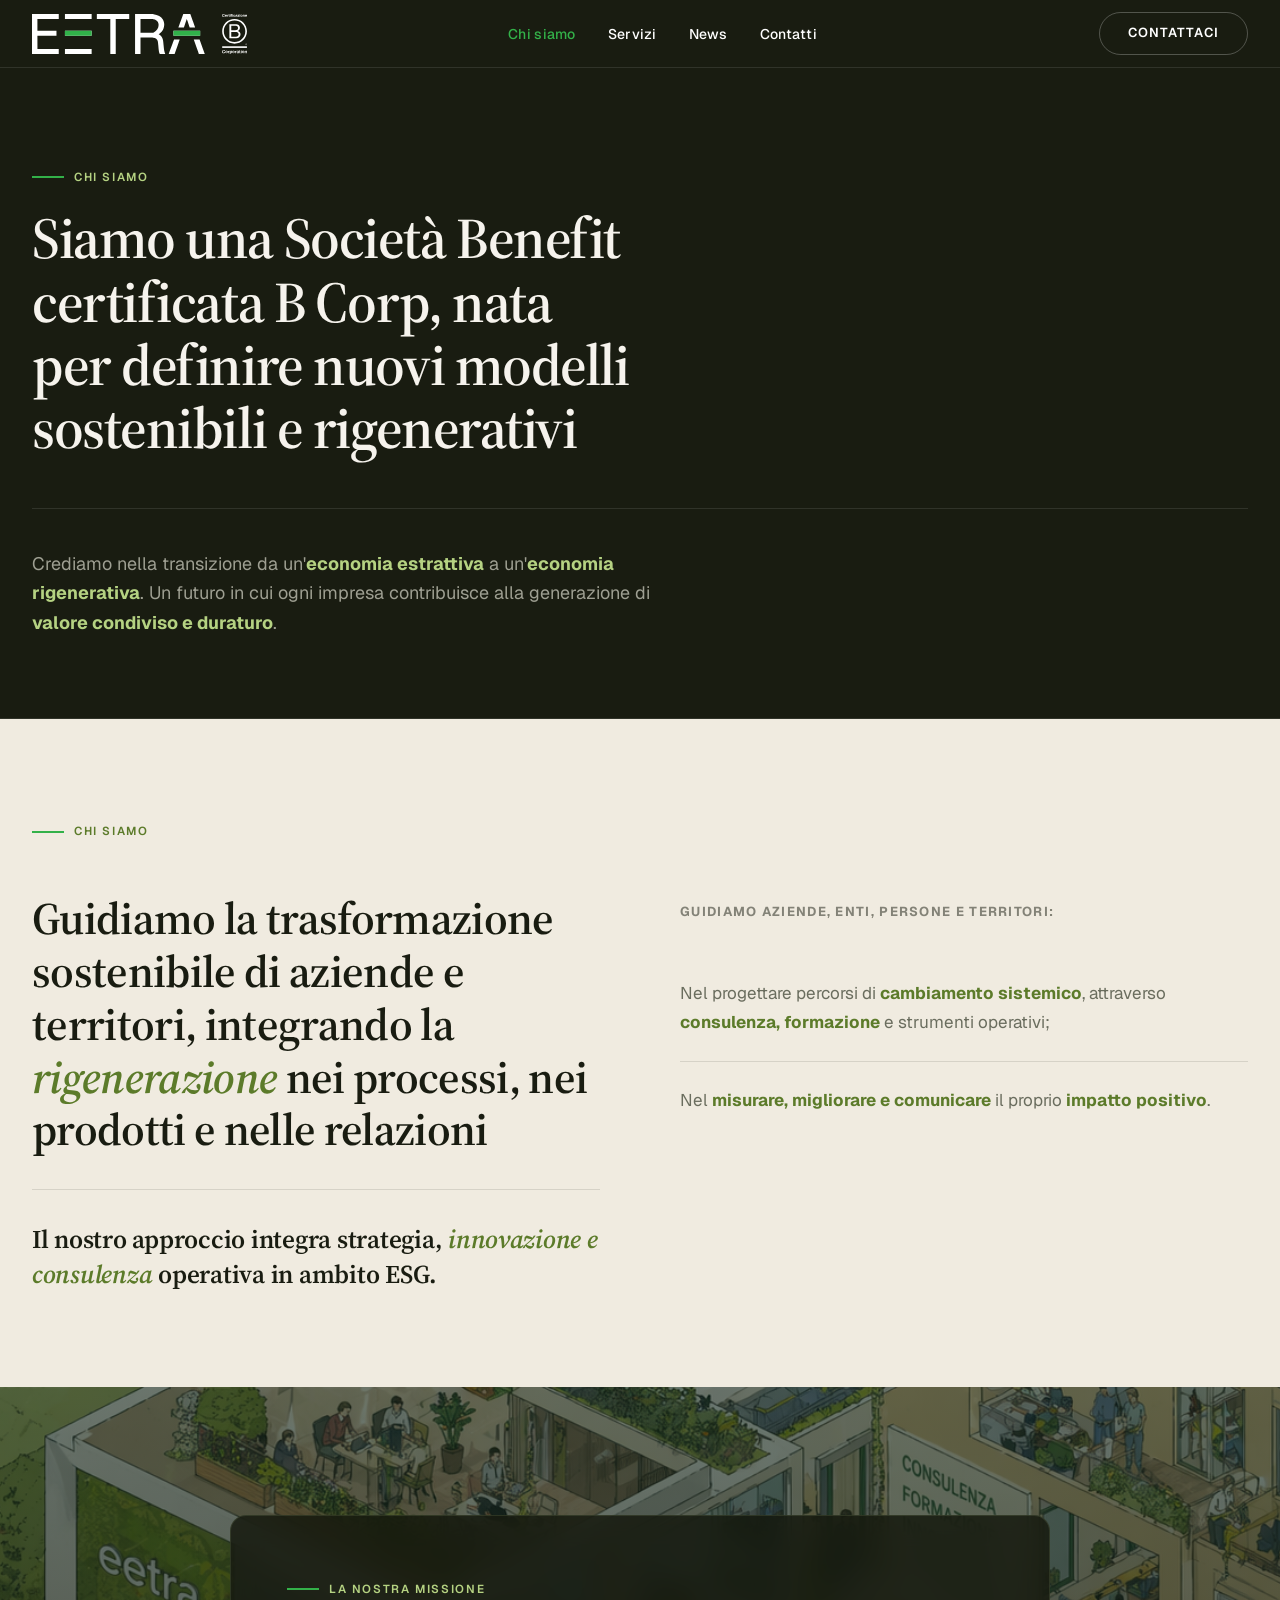
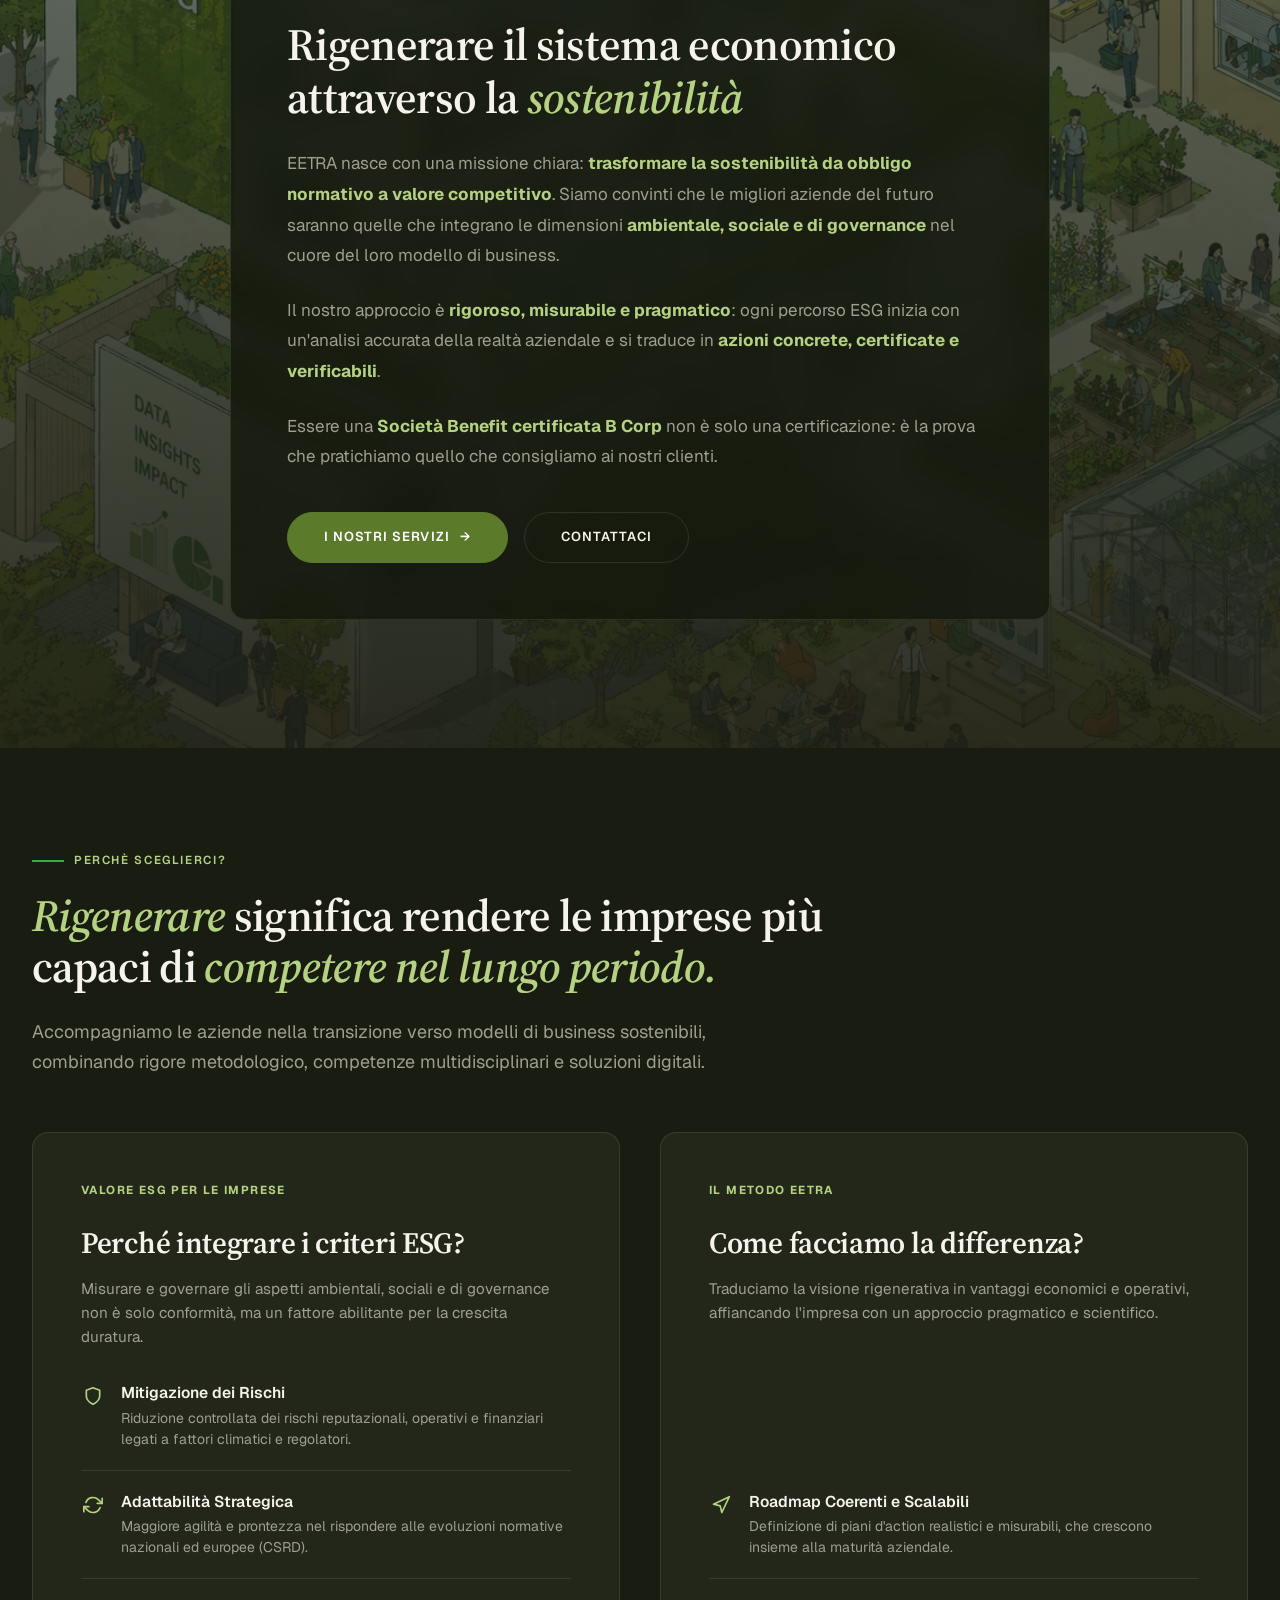
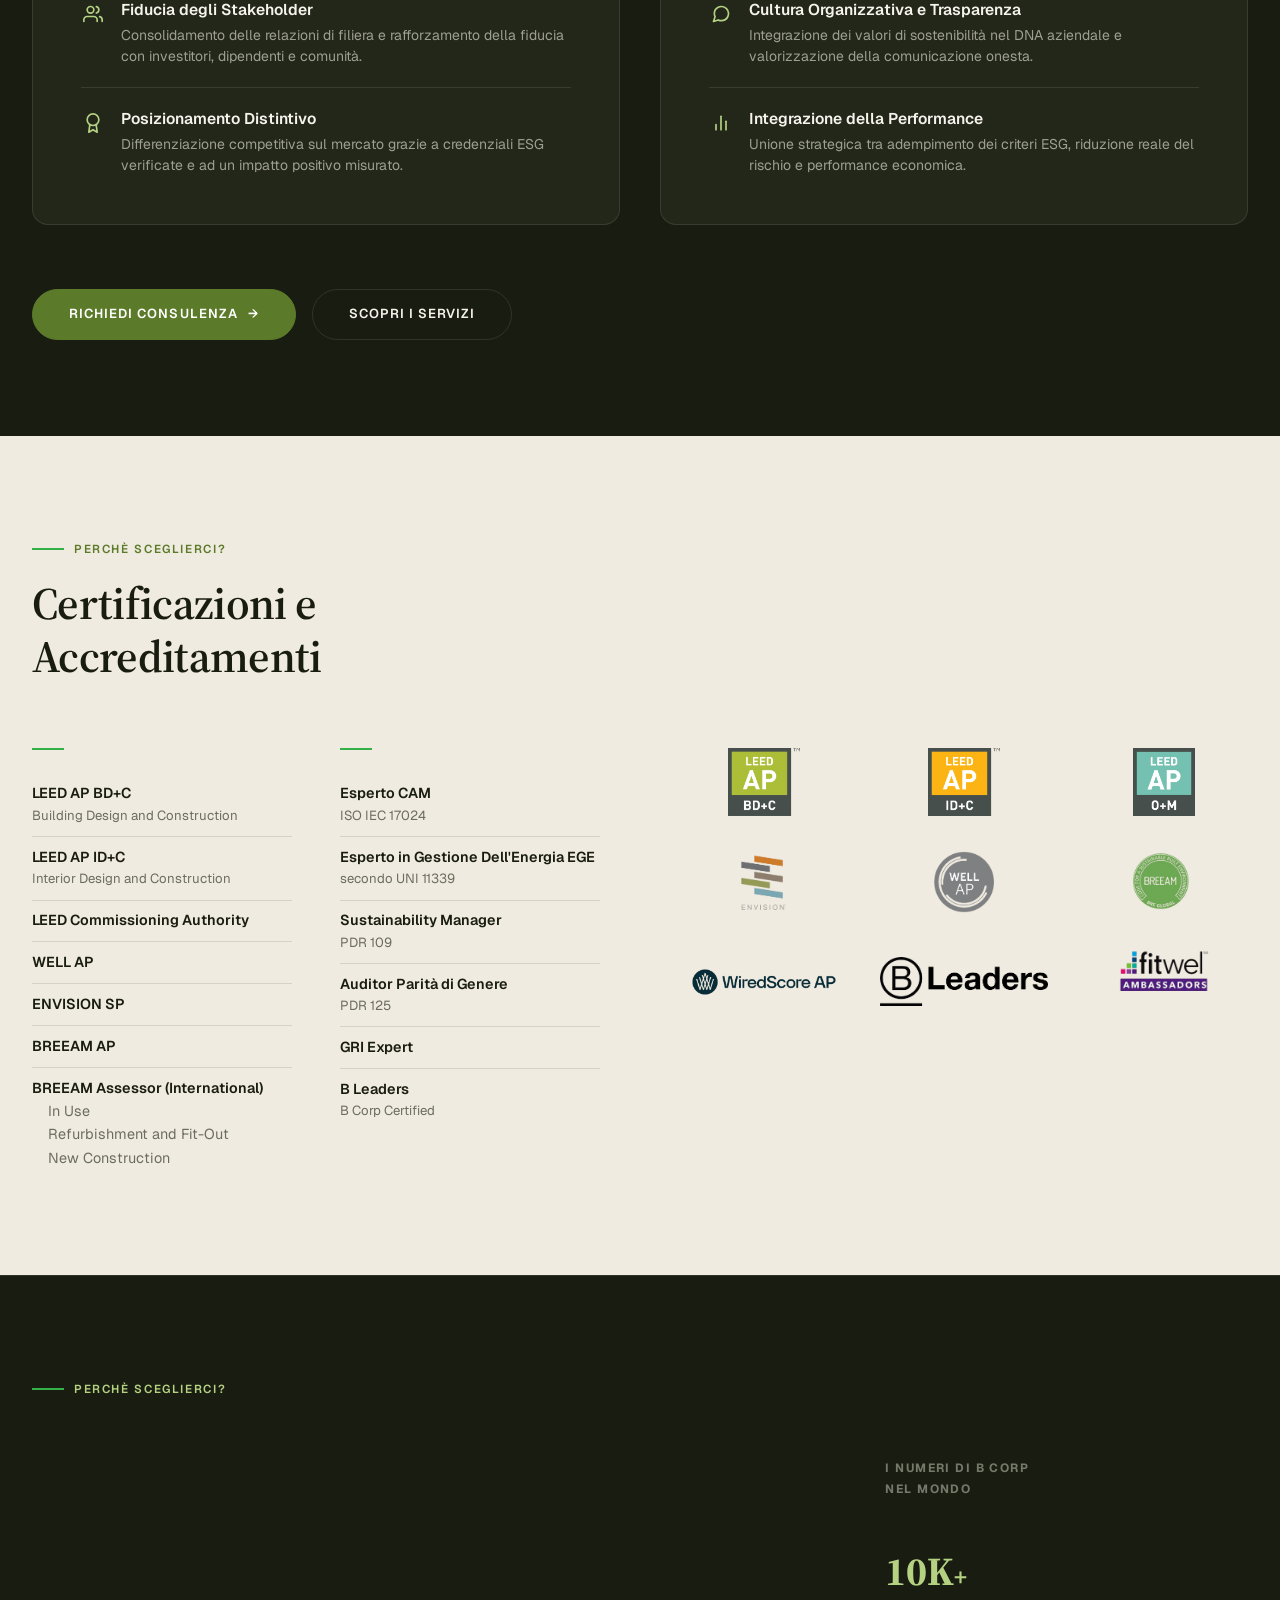
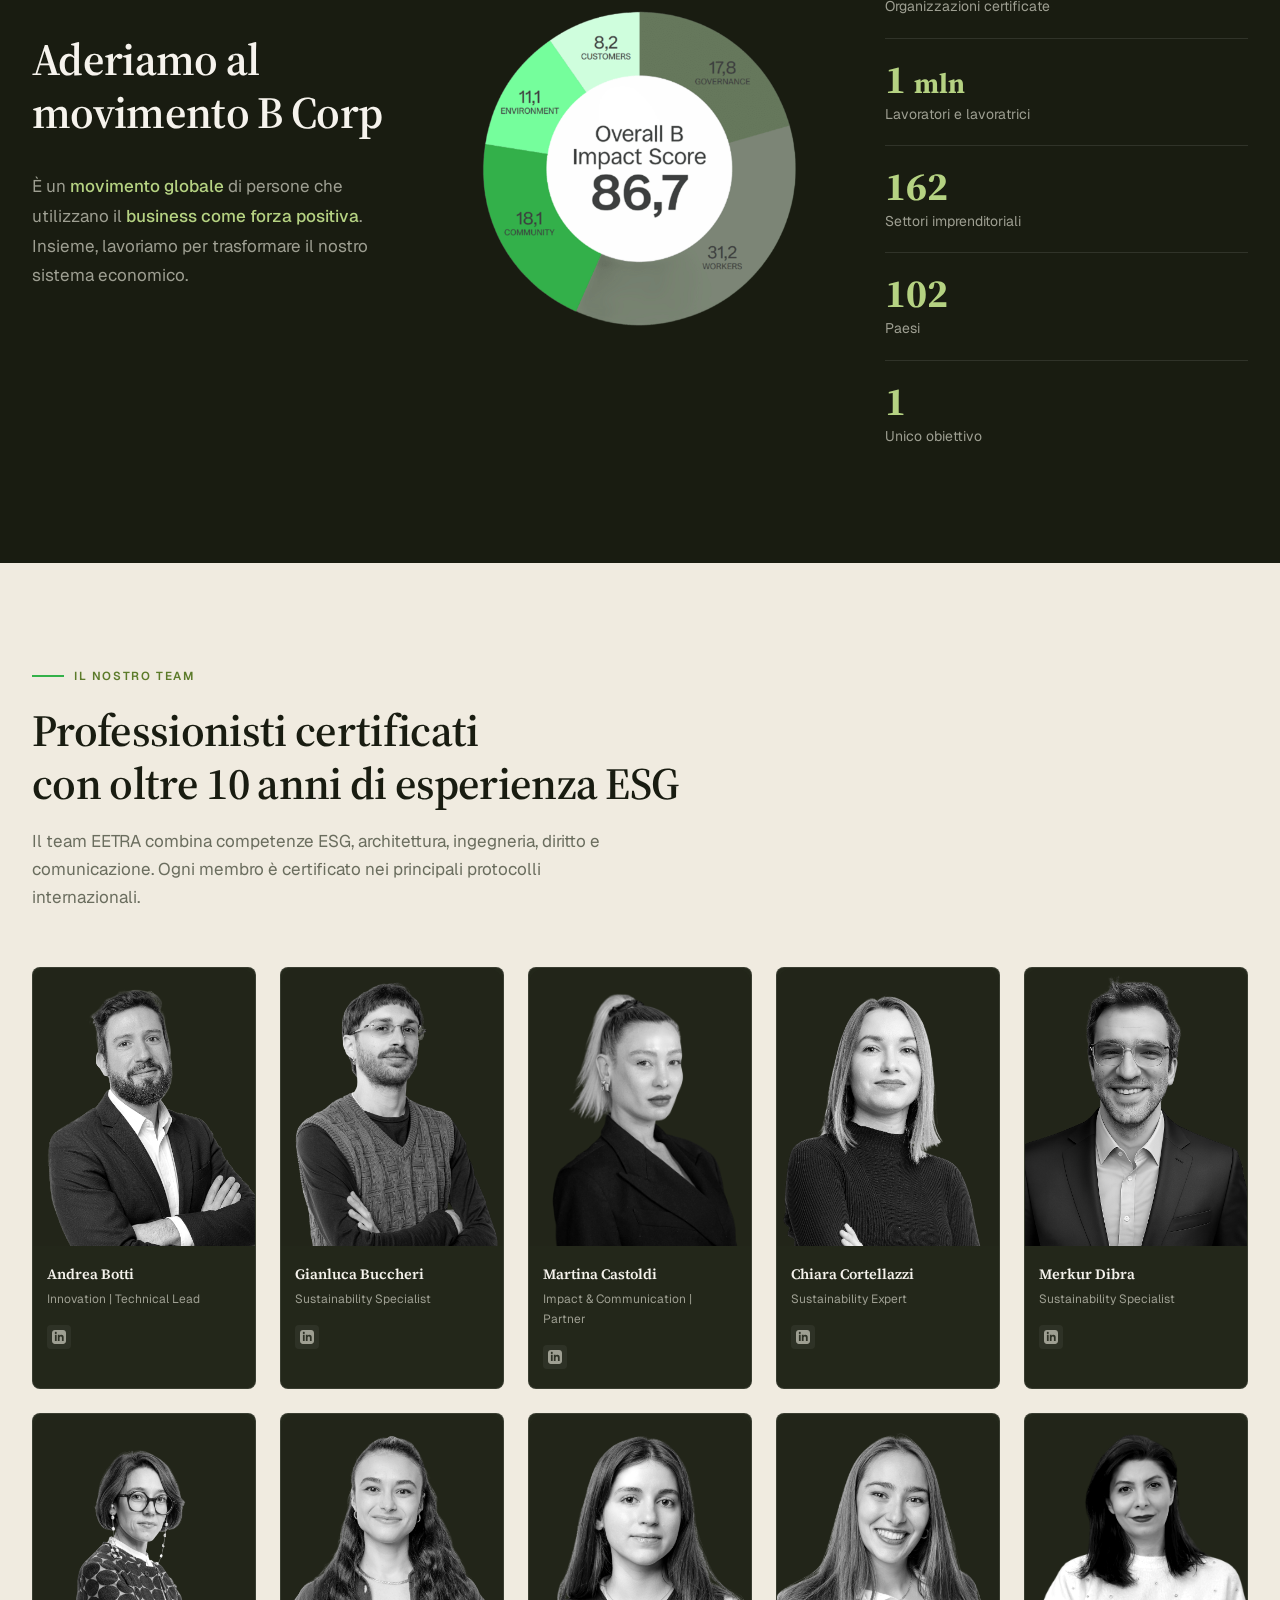
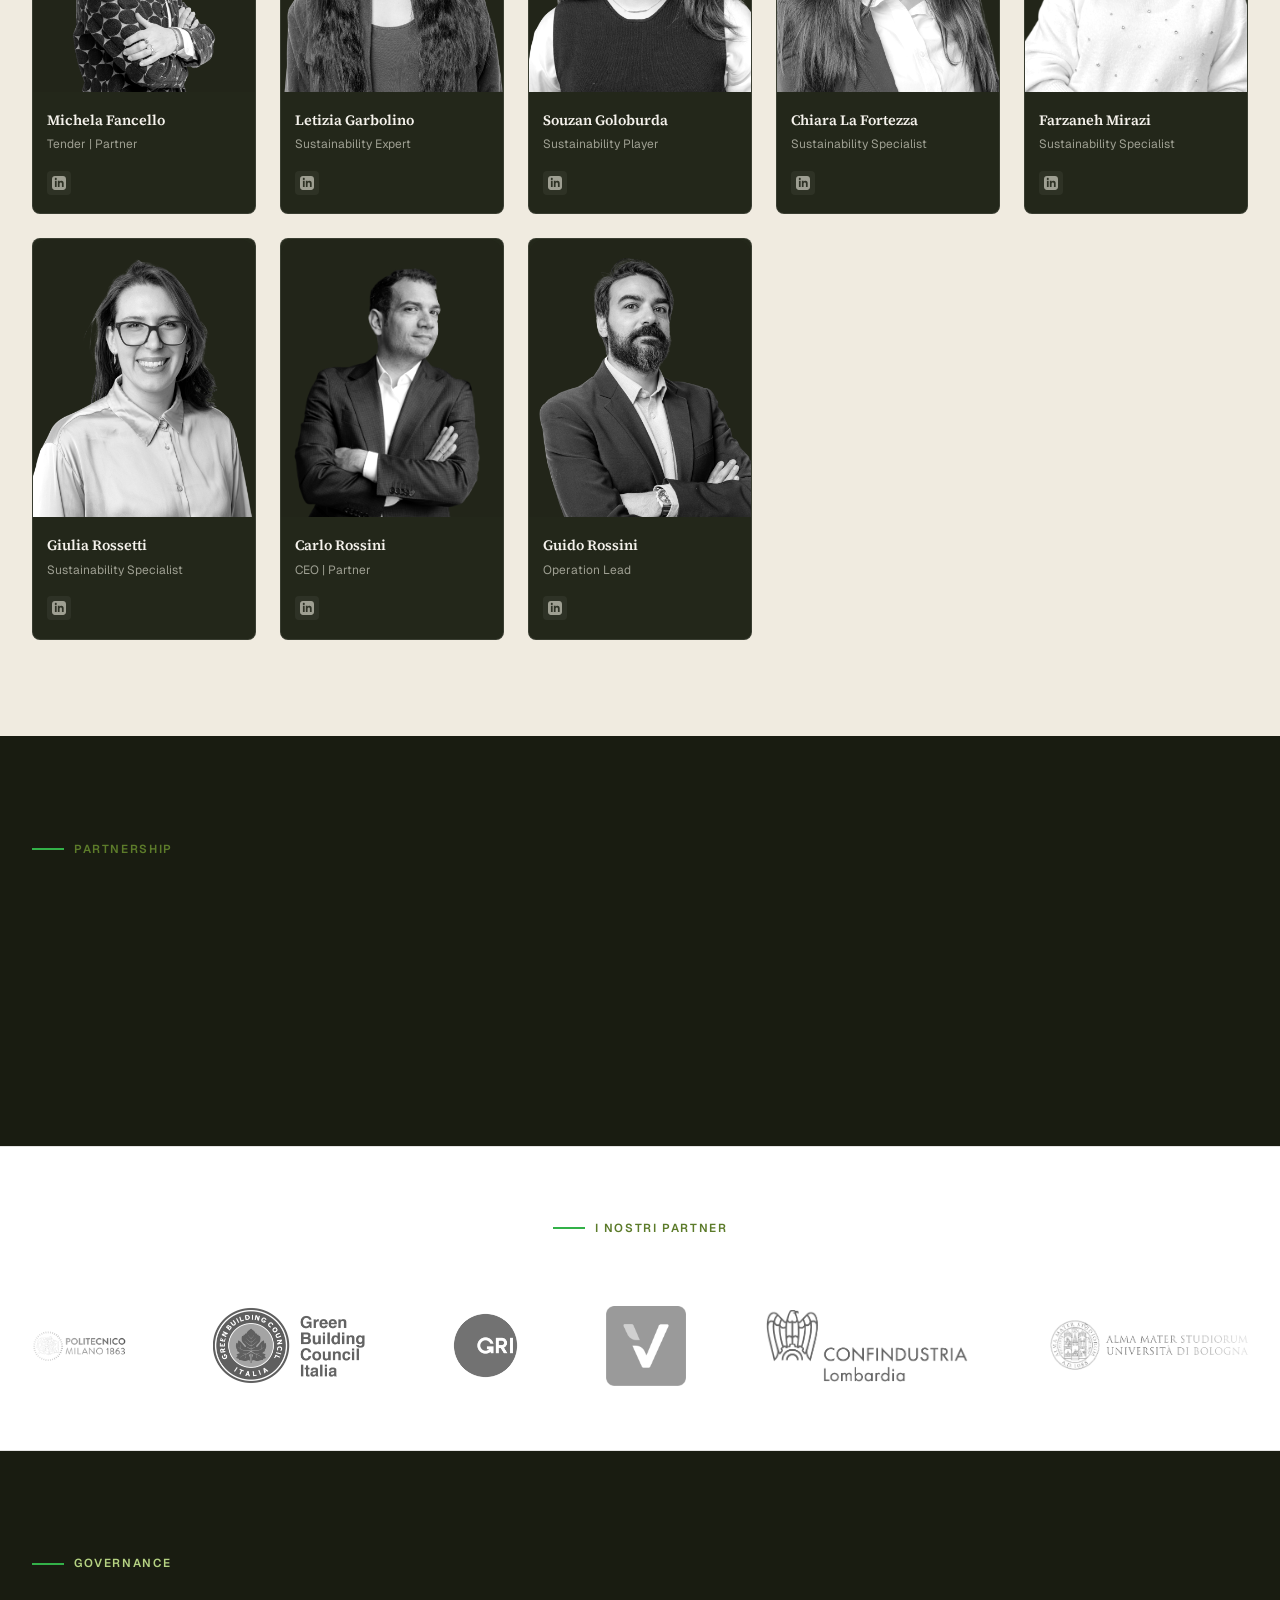
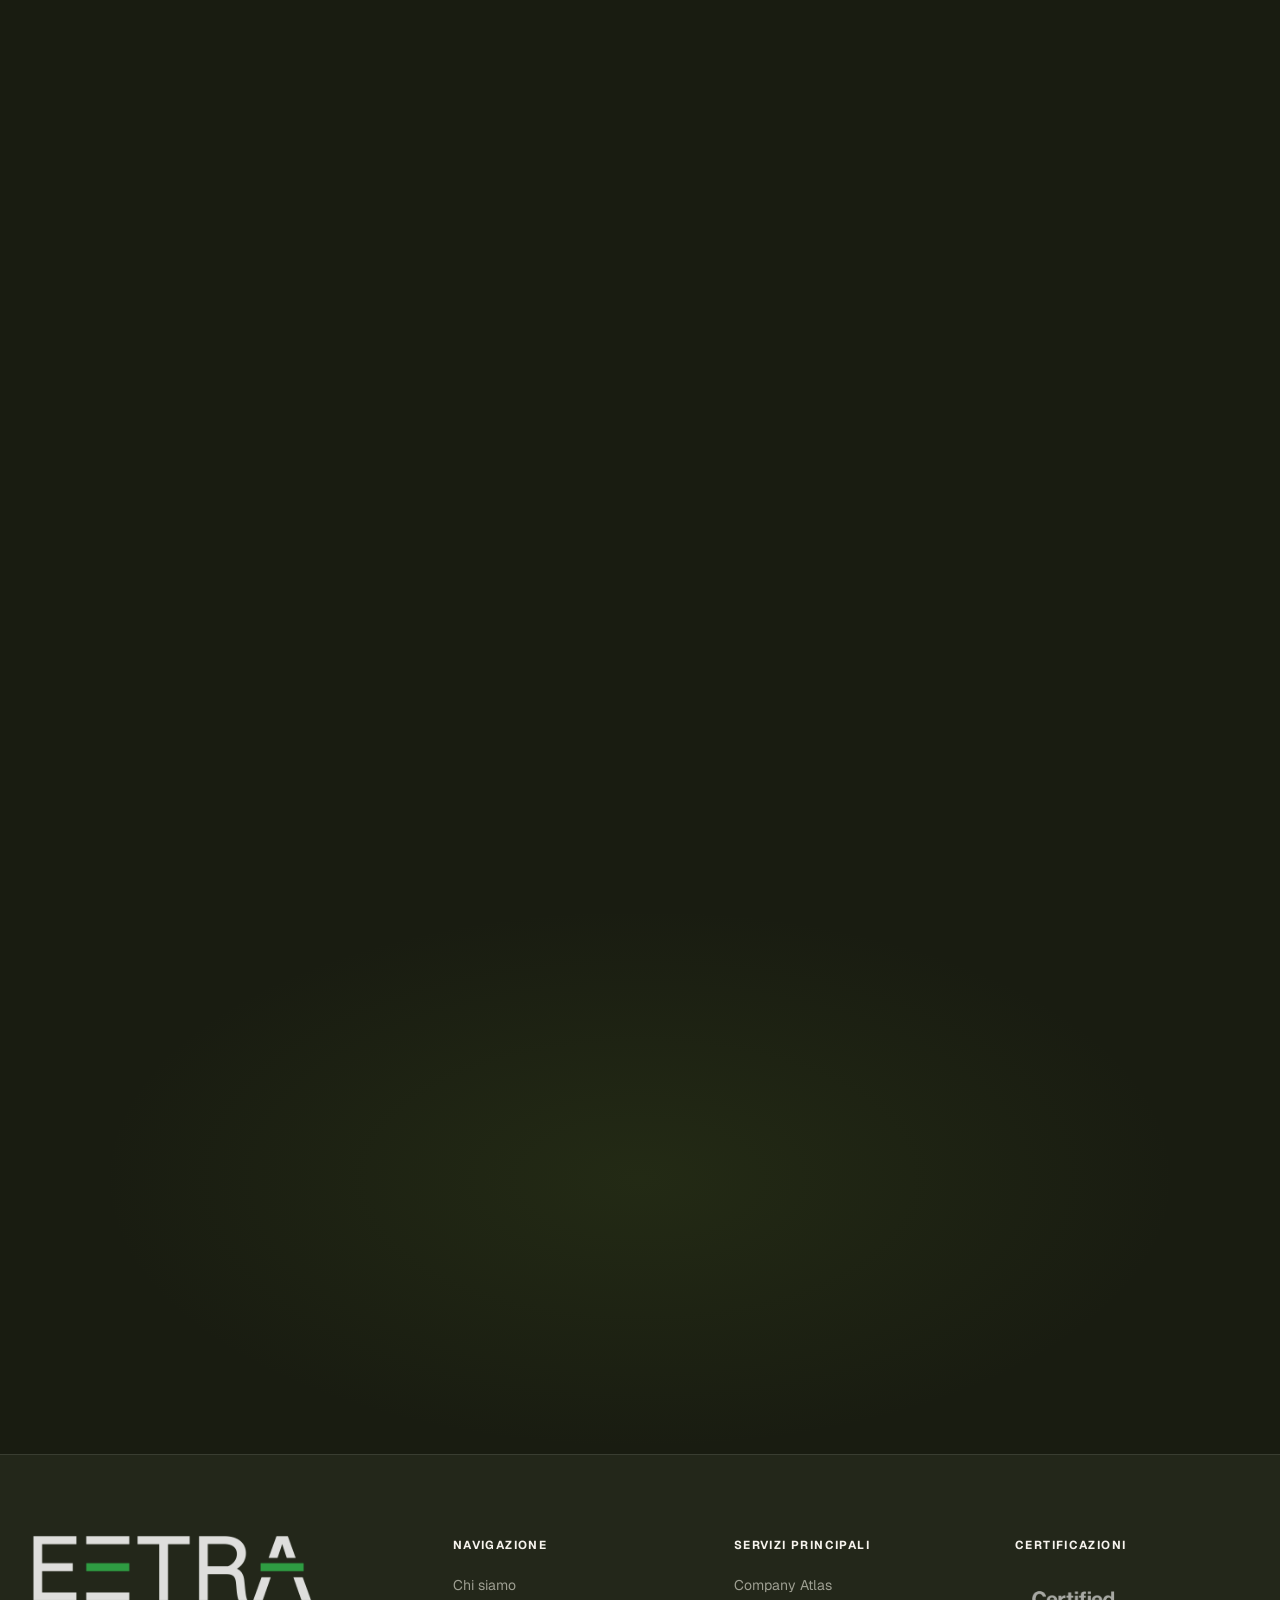
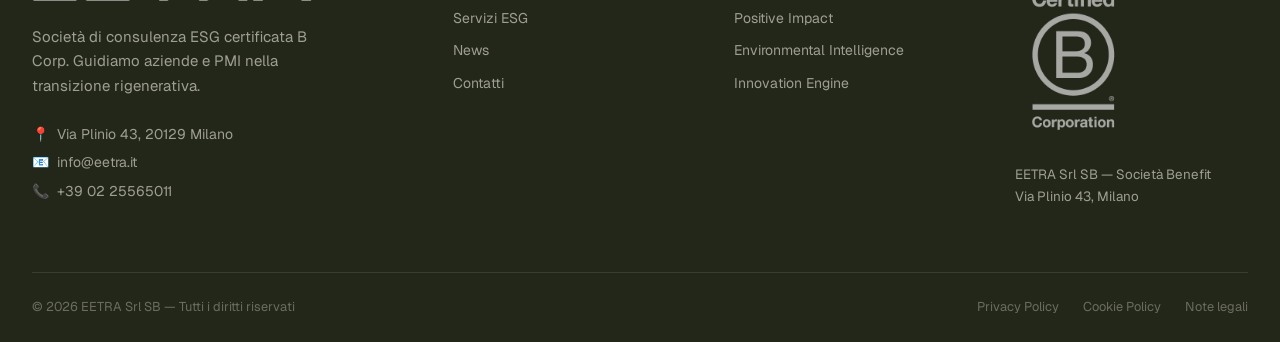
<file: chi-siamo.html>
<!DOCTYPE html>
<html lang="it">

<head>
  <meta charset="UTF-8">
  <meta name="viewport" content="width=device-width, initial-scale=1.0">
  <title>Chi Siamo | EETRA – Consulenza ESG B Corp Certificata</title>
  <meta name="description"
    content="EETRA è una Società Benefit certificata B Corp con sede a Milano. Scopri il team di esperti ESG, le certificazioni e la nostra missione rigenerativa.">
  <link rel="preload" href="infosito/00_Fonts/SourceSerif4Variable-Roman.otf" as="font" type="font/otf" crossorigin>
  <link rel="preload" href="infosito/00_Fonts/Geist/Geist-VariableFont_wght.ttf" as="font" type="font/ttf" crossorigin>
  <link rel="stylesheet" href="css/style.css">
  <link rel="icon" type="image/png" href="infosito/01_Loghi/Logo EETRA/GRAPHICHE SINGOLE-01.png">
  <style>
    /* ---- Report card ---- */
    .report-card {
      background: var(--dark-2);
      border: 1px solid var(--border-dk);
      border-radius: var(--r-lg);
      overflow: hidden;
      display: flex;
      flex-direction: column;
      transition: all var(--tr);
    }

    .report-card:hover {
      transform: translateY(-4px);
      box-shadow: 0 20px 50px rgba(0, 0, 0, 0.35);
      border-color: rgba(92, 123, 42, 0.4);
    }

    .report-card__cover {
      aspect-ratio: 3/4;
      background: var(--dark-3);
      display: flex;
      align-items: center;
      justify-content: center;
      position: relative;
      overflow: hidden;
      border-bottom: 1px solid var(--border-dk);
    }

    .report-card__cover img {
      width: 100%;
      height: 100%;
      object-fit: cover;
      transition: transform var(--tr-slow);
    }

    .report-card:hover .report-card__cover img {
      transform: scale(1.04);
    }

    .report-card__cover-placeholder {
      display: flex;
      flex-direction: column;
      align-items: center;
      justify-content: center;
      gap: 1rem;
      padding: 2rem;
      text-align: center;
      width: 100%;
      height: 100%;
    }

    .report-card__cover-year {
      font-family: var(--font-serif);
      font-size: clamp(3rem, 6vw, 5.5rem);
      font-weight: 700;
      line-height: 1;
      color: var(--green-pale);
    }

    .report-card__cover-label {
      font-size: 0.725rem;
      font-weight: 700;
      letter-spacing: 0.16em;
      text-transform: uppercase;
      color: var(--muted-lt);
    }

    .report-card__cover-bar {
      position: absolute;
      bottom: 0;
      left: 0;
      right: 0;
      height: 4px;
      background: linear-gradient(90deg, var(--green), var(--green-pale));
    }

    .report-card__body {
      padding: 1.75rem;
      flex: 1;
      display: flex;
      flex-direction: column;
    }

    .report-card__score {
      display: inline-flex;
      align-items: center;
      gap: 0.5rem;
      margin-bottom: 1rem;
    }

    .report-card__score-val {
      font-family: var(--font-serif);
      font-size: 1.5rem;
      font-weight: 700;
      color: var(--green-pale);
      line-height: 1;
    }

    .report-card__score-lbl {
      font-size: 0.7rem;
      font-weight: 700;
      letter-spacing: 0.1em;
      text-transform: uppercase;
      color: var(--muted-lt);
    }

    .report-card__title {
      font-family: var(--font-serif);
      font-size: 1.15rem;
      font-weight: 600;
      color: var(--off-white);
      margin-bottom: 0.75rem;
      letter-spacing: -0.01em;
    }

    .report-card__desc {
      font-size: 0.9rem;
      color: var(--muted-lt);
      line-height: 1.65;
      flex: 1;
      margin-bottom: 1.5rem;
    }

    .report-card__actions {
      display: flex;
      gap: 0.75rem;
      flex-wrap: wrap;
    }

    /* ---- Governance section: compact sub-sections ---- */
    /* 4-col grid for Relazioni (smaller cards) */
    .grid-4-reports {
      display: grid;
      grid-template-columns: repeat(4, 1fr);
      gap: 1.5rem;
    }
    @media (max-width: 1200px) {
      .grid-4-reports { grid-template-columns: repeat(3, 1fr); }
    }
    @media (max-width: 768px) {
      .grid-4-reports { grid-template-columns: repeat(2, 1fr); }
    }
    @media (max-width: 480px) {
      .grid-4-reports { grid-template-columns: 1fr; }
    }

    /* Smaller cover for compact relazioni cards */
    .grid-4-reports .report-card__cover {
      aspect-ratio: 3/4;
    }
    .grid-4-reports .report-card__cover-year {
      font-size: clamp(2rem, 4vw, 3.5rem);
    }
    .grid-4-reports .report-card__body {
      padding: 1.25rem;
    }
    .grid-4-reports .report-card__title {
      font-size: 1rem;
    }
    .grid-4-reports .report-card__desc {
      font-size: 0.825rem;
      margin-bottom: 1rem;
    }

    /* Sub-section header for secondary doc types */
    .gov-sub-section {
      margin-top: 3.5rem;
      padding-top: 3rem;
      border-top: 1px solid var(--border-dk);
    }
    .gov-sub-section__header {
      display: flex;
      align-items: center;
      gap: 1rem;
      margin-bottom: 1.5rem;
    }
    .gov-sub-section__icon {
      font-size: 1.5rem;
      line-height: 1;
    }
    .gov-sub-section__title {
      font-family: var(--font-serif);
      font-size: 1.25rem;
      font-weight: 600;
      color: var(--off-white);
      letter-spacing: -0.01em;
    }
    .gov-sub-section__desc {
      font-size: 0.875rem;
      color: var(--muted-lt);
      line-height: 1.6;
      margin-top: 0.25rem;
    }

    /* Horizontal compact doc row (for codice-etico etc.) */
    .gov-doc-row {
      display: flex;
      flex-direction: column;
      gap: 1rem;
    }
    .gov-doc-item {
      display: flex;
      align-items: center;
      gap: 1.5rem;
      background: var(--dark-2);
      border: 1px solid var(--border-dk);
      border-radius: var(--r-md);
      padding: 1.25rem 1.5rem;
      transition: all var(--tr);
    }
    .gov-doc-item:hover {
      border-color: rgba(92, 123, 42, 0.4);
      transform: translateX(4px);
      box-shadow: 0 8px 24px rgba(0, 0, 0, 0.2);
    }
    .gov-doc-item__year {
      font-family: var(--font-serif);
      font-size: 1.5rem;
      font-weight: 700;
      color: var(--green-pale);
      min-width: 3.5rem;
      text-align: center;
      line-height: 1;
    }
    .gov-doc-item__year--icon {
      font-size: 1.75rem;
    }
    .gov-doc-item__info {
      flex: 1;
      min-width: 0;
    }
    .gov-doc-item__title {
      font-size: 0.9375rem;
      font-weight: 600;
      color: var(--off-white);
      margin-bottom: 0.2rem;
    }
    .gov-doc-item__desc {
      font-size: 0.8125rem;
      color: var(--muted-lt);
      line-height: 1.5;
      white-space: nowrap;
      overflow: hidden;
      text-overflow: ellipsis;
    }
    .gov-doc-item__btn {
      flex-shrink: 0;
    }
    .gov-doc-empty {
      padding: 2rem 1.5rem;
      border: 1px dashed rgba(255,255,255,0.1);
      border-radius: var(--r-md);
      text-align: center;
      color: var(--muted-lt);
      font-size: 0.875rem;
    }

    /* Cover thumbnail inside compact row */
    .gov-doc-item__cover {
      flex-shrink: 0;
      width: 56px;
      height: 72px;
      border-radius: 6px;
      overflow: hidden;
      background: var(--dark-3);
      border: 1px solid var(--border-dk);
      display: flex;
      align-items: center;
      justify-content: center;
      position: relative;
    }
    .gov-doc-item__cover img {
      width: 100%;
      height: 100%;
      object-fit: cover;
    }
    .gov-doc-item__cover-placeholder {
      display: flex;
      flex-direction: column;
      align-items: center;
      justify-content: center;
      gap: 2px;
      width: 100%;
      height: 100%;
      padding: 4px;
    }
    .gov-doc-item__cover-year {
      font-family: var(--font-serif);
      font-size: 0.95rem;
      font-weight: 700;
      color: var(--green-pale);
      line-height: 1;
    }
    .gov-doc-item__cover-bar {
      position: absolute;
      bottom: 0;
      left: 0;
      right: 0;
      height: 3px;
      background: linear-gradient(90deg, var(--green), var(--green-pale));
    }
    .gov-latest-badge {
      display: inline-block;
      padding: 0.15rem 0.5rem;
      border: 1px solid rgba(92,123,42,0.5);
      border-radius: 100px;
      font-size: 0.6rem;
      font-weight: 700;
      letter-spacing: 0.08em;
      text-transform: uppercase;
      color: var(--green-pale);
      margin-left: 0.5rem;
      vertical-align: middle;
    }
    @media (max-width: 640px) {
      .gov-doc-item { flex-wrap: wrap; }
      .gov-doc-item__desc { white-space: normal; }
    }

    /* ---- Upload section (placeholder) ---- */
    .upload-zone {
      border: 2px dashed var(--border-dk);
      border-radius: var(--r-lg);
      padding: 4rem 2rem;
      text-align: center;
      transition: all var(--tr);
    }

    .upload-zone:hover {
      border-color: var(--green);
      background: rgba(92, 123, 42, 0.04);
    }

    /* ---- How it works ---- */
    .step-item {
      display: flex;
      align-items: flex-start;
      gap: 1.5rem;
      padding: 2rem 0;
      border-bottom: 1px solid var(--border-dk);
    }

    .step-item:last-child {
      border-bottom: none;
    }

    .step-n {
      font-family: var(--font-serif);
      font-size: 2rem;
      font-weight: 700;
      color: var(--green-pale);
      min-width: 2.5rem;
      line-height: 1;
    }

    .step-content {}

    .step-title {
      font-family: var(--font-serif);
      font-size: 1.2rem;
      font-weight: 600;
      color: var(--off-white);
      margin-bottom: 0.4rem;
      letter-spacing: -0.01em;
    }

    .step-desc {
      font-size: 0.9375rem;
      color: var(--muted-lt);
      line-height: 1.65;
    }

    /* ---- Team card photo ---- */
    .team-card__photo {
      aspect-ratio: 4 / 5;
      overflow: hidden;
      border-radius: var(--r-lg) var(--r-lg) 0 0;
      background: var(--border-lt);
    }

    .team-img,
    .team-card__photo img {
      width: 100%;
      height: 100%;
      object-fit: cover;
      object-position: top center;
      display: block;
      filter: grayscale(100%) contrast(1.05) brightness(1.02);
      transition: filter 0.4s ease, transform 0.4s ease;
    }

    .team-card:hover .team-img,
    .team-card:hover .team-card__photo img {
      filter: none;
      transform: scale(1.05);
    }

    .team-card {
      transition: transform 0.4s ease, box-shadow 0.4s ease;
    }

    .team-card:hover {
      transform: translateY(-8px);
    }

    .team-card__photo-placeholder {
      width: 100%;
      height: 100%;
      display: flex;
      align-items: center;
      justify-content: center;
      font-family: var(--font-serif);
      font-size: 2rem;
      font-weight: 700;
      color: var(--muted-dk);
      background: var(--border-lt);
    }
  </style>

  <style>
    /* Compact team cards for 5-col layout */
    .team-card__body {
      padding: 1rem 0.85rem;
    }

    .team-card__name {
      font-size: 0.9rem;
      margin-bottom: 0.15rem;
    }

    .team-card__role {
      font-size: 0.75rem;
      margin-bottom: 0;
    }

    @media (max-width:1024px) {
      .team-grid-5 {
        grid-template-columns: repeat(3, 1fr) !important;
      }
    }

    @media (max-width:640px) {
      .team-grid-5 {
        grid-template-columns: repeat(2, 1fr) !important;
        gap: 1rem !important;
      }
    }

    /* LinkedIn Icon */
    .team-card__linkedin {
      display: inline-flex;
      align-items: center;
      justify-content: center;
      width: 24px;
      height: 24px;
      border-radius: 4px;
      background: rgba(255, 255, 255, 0.05);
      color: var(--muted-lt);
      margin-top: 1rem;
      transition: all var(--tr);
    }

    .team-card__linkedin:hover {
      background: var(--green);
      color: var(--white);
      transform: translateY(-2px);
    }

    .team-card__linkedin svg {
      width: 14px;
      height: 14px;
      fill: currentColor;
    }

    @media (max-width:768px) {
      .responsive-split {
        grid-template-columns: 1fr !important;
        gap: 3rem !important;
      }
    }

    /* ---- Premium Why Choose Us Cards ---- */
    .premium-why-grid {
      display: grid;
      grid-template-columns: repeat(2, 1fr);
      gap: 2.5rem;
      margin-top: 3.5rem;
      margin-bottom: 4rem;
    }

    .premium-why-card {
      background: var(--dark-2);
      border: 1px solid var(--border-dk);
      border-radius: var(--r-lg);
      padding: 3rem;
      display: flex;
      flex-direction: column;
      transition: all var(--tr);
      position: relative;
      overflow: hidden;
    }

    /* Elegant indicator bar at the top of each card */
    .premium-why-card::before {
      content: '';
      position: absolute;
      top: 0;
      left: 0;
      width: 100%;
      height: 3px;
      background: linear-gradient(90deg, var(--green), var(--green-pale));
      opacity: 0;
      transition: opacity var(--tr);
    }

    .premium-why-card:hover {
      transform: translateY(-6px);
      border-color: rgba(181, 210, 130, 0.25);
      box-shadow: 0 20px 40px rgba(0, 0, 0, 0.3);
    }

    .premium-why-card:hover::before {
      opacity: 1;
    }

    .premium-why-card__meta {
      font-size: 0.725rem;
      font-weight: 700;
      letter-spacing: 0.12em;
      text-transform: uppercase;
      color: var(--green-pale);
      margin-bottom: 1.5rem;
    }

    .premium-why-card__title {
      font-family: var(--font-serif);
      font-size: 1.85rem;
      font-weight: 600;
      color: var(--off-white);
      margin-bottom: 1rem;
      line-height: 1.25;
    }

    .premium-why-card__desc {
      font-size: 0.95rem;
      color: var(--muted-lt);
      line-height: 1.6;
      margin-bottom: 2rem;
    }

    .premium-why-card__list {
      display: flex;
      flex-direction: column;
      gap: 1.25rem;
      margin-top: auto;
    }

    .premium-why-item {
      display: flex;
      align-items: flex-start;
      gap: 1rem;
      padding-bottom: 1.25rem;
      border-bottom: 1px solid var(--border-dk);
    }

    .premium-why-item:last-child {
      padding-bottom: 0;
      border-bottom: none;
    }

    .premium-why-item__icon {
      flex-shrink: 0;
      width: 24px;
      height: 24px;
      color: var(--green-pale);
      margin-top: 0.15rem;
      display: flex;
      align-items: center;
      justify-content: center;
      transition: transform var(--tr);
    }

    .premium-why-card:hover .premium-why-item__icon {
      transform: scale(1.1);
    }

    .premium-why-item__content {
      flex: 1;
    }

    .premium-why-item__title {
      font-size: 0.975rem;
      font-weight: 600;
      color: var(--off-white);
      margin-bottom: 0.25rem;
    }

    .premium-why-item__text {
      font-size: 0.875rem;
      color: var(--muted-lt);
      line-height: 1.5;
    }

    @media (max-width: 900px) {
      .premium-why-grid {
        grid-template-columns: 1fr;
        gap: 2rem;
      }

      .premium-why-card {
        padding: 2.25rem;
      }
    }
  </style>
</head>

<body>

  <!-- NAV -->
  <nav class="nav" id="nav" role="navigation" aria-label="Navigazione principale">
    <div class="nav__inner">
      <a href="index.html" class="nav__logo" aria-label="EETRA — Home">
        <img src="infosito/01_Loghi/Logo EETRA/LOGO BCORP/Logo Bianco (1) (1) (3).svg" alt="EETRA logo">
      </a>
      <ul class="nav__links" role="list">
        <li><a href="chi-siamo.html" class="nav__link active">Chi siamo</a></li>
        <li><a href="servizi.html" class="nav__link">Servizi</a></li>
        <li><a href="news.html" class="nav__link">News</a></li>
        <li><a href="contatti.html" class="nav__link">Contatti</a></li>
      </ul>
      <a href="contatti.html" class="btn btn-primary nav__cta">Contattaci</a>
      <button class="nav__hamburger" id="hamburger" aria-label="Apri menu">
        <span></span><span></span><span></span>
      </button>
    </div>
  </nav>
  <div class="nav__mobile" id="mobileMenu">
    <a href="chi-siamo.html" class="nav__mobile-link">Chi siamo</a>
    <a href="servizi.html" class="nav__mobile-link">Servizi</a>
    <a href="news.html" class="nav__mobile-link">News</a>
    <a href="contatti.html" class="nav__mobile-link">Contatti</a>
    <div class="nav__mobile-cta"><a href="contatti.html" class="btn btn-primary">Contattaci</a></div>
  </div>

  <!-- ============================================================
     WHO WE ARE — HERO INTRO
     ============================================================ -->
  <section class="page-hero th-dark" id="who-we-are" aria-label="Chi siamo - identità">
    <div class="container">

      <div class="sec-label sec-label--lt fade-up">
        <span>Chi Siamo</span>
      </div>

      <h1 class="page-hero__title fade-up">
        Siamo una Società Benefit<br>
        certificata B&nbsp;Corp, nata<br>
        per definire nuovi modelli<br>
        sostenibili e rigenerativi
      </h1>

      <div style="border-top:1px solid var(--border-dk); padding-top:2.5rem; margin-top:3rem" class="fade-up delay-1">
        <p class="page-hero__sub" style="margin-bottom:0">
          Crediamo nella transizione da un'<strong style="color:var(--green-pale); font-weight:700">economia
            estrattiva</strong> a un'<strong style="color:var(--green-pale); font-weight:700">economia
            rigenerativa</strong>.
          Un futuro in cui ogni impresa contribuisce alla generazione di <strong
            style="color:var(--green-pale); font-weight:700">valore condiviso e duraturo</strong>.
        </p>
      </div>

    </div>
  </section>

  <!-- ============================================================
     WHO WE ARE — APPROCCIO
     ============================================================ -->
  <section class="section th-cream" aria-label="Il nostro approccio">
    <div class="container">

      <div class="sec-label fade-up">
        <span>Chi Siamo</span>
      </div>

      <!-- 2-col layout: big text left, list right -->
      <div class="grid-2 fade-up" style="gap:5rem; align-items:start; margin-top:2rem">

        <!-- LEFT — headline + sub -->
        <div>
          <h2 class="t-h2" style="color:var(--dark); margin-bottom:2rem">
            Guidiamo la trasformazione
            sostenibile di aziende e territori,
            integrando la <em style="color:var(--green); font-style:italic">rigenerazione</em> nei
            processi, nei prodotti e nelle
            relazioni
          </h2>

          <div style="border-top:1px solid var(--border-lt); padding-top:2rem">
            <h3 class="t-h3" style="color:var(--dark); line-height:1.35">
              Il nostro approccio integra
              strategia, <em style="color:var(--green); font-style:italic">innovazione
                e consulenza</em> operativa
              in ambito ESG.
            </h3>
          </div>
        </div>

        <!-- RIGHT — list -->
        <div style="padding-top:0.5rem">
          <p
            style="font-size:0.8125rem; font-weight:700; letter-spacing:0.1em; text-transform:uppercase; color:var(--dark); opacity:0.5; margin-bottom:2rem">
            Guidiamo aziende, enti, persone e territori:
          </p>
          <ul style="list-style:none; padding:0; margin:0">
            <li
              style="padding:1.5rem 0; border-bottom:1px solid var(--border-lt); color:var(--muted-dk); line-height:1.7; font-size:1.0625rem">
              Nel progettare percorsi di <strong style="color:var(--green); font-weight:700">cambiamento
                sistemico</strong>, attraverso <strong style="color:var(--green); font-weight:700">consulenza,
                formazione</strong> e strumenti operativi;
            </li>
            <li style="padding:1.5rem 0; color:var(--muted-dk); line-height:1.7; font-size:1.0625rem">
              Nel <strong style="color:var(--green); font-weight:700">misurare, migliorare e comunicare</strong> il
              proprio <strong style="color:var(--green); font-weight:700">impatto positivo</strong>.
            </li>
          </ul>
        </div>

      </div>
    </div>
  </section>


  <!-- ============================================================
     MISSION & VISION
     ============================================================ -->
  <section class="section mission-bg-section" aria-label="Missione e visione">
    <div class="container">
      <div class="mission-content fade-up"
        style="background:rgba(20,24,13,0.82); backdrop-filter:blur(14px); -webkit-backdrop-filter:blur(14px); padding:3.5rem; border-radius:var(--r-lg); border:1px solid rgba(197,217,156,0.12); max-width:820px; margin:0 auto">
        <div class="sec-label sec-label--lt"><span>La nostra missione</span></div>
        <h2 class="t-h2 mb-4">
          Rigenerare il sistema economico attraverso la <em
            style="color:var(--green-pale); font-style:italic">sostenibilità</em>
        </h2>
        <p style="font-size:1.0625rem; color:var(--muted-lt); line-height:1.8; margin-bottom:1.5rem">
          EETRA nasce con una missione chiara: <strong style="color:var(--green-pale); font-weight:700">trasformare la
            sostenibilità da obbligo normativo a valore competitivo</strong>.
          Siamo convinti che le migliori aziende del futuro saranno quelle che integrano le dimensioni
          <strong style="color:var(--green-pale); font-weight:700">ambientale, sociale e di governance</strong> nel
          cuore del loro modello di business.
        </p>
        <p style="font-size:1.0625rem; color:var(--muted-lt); line-height:1.8; margin-bottom:1.5rem">
          Il nostro approccio è <strong style="color:var(--green-pale); font-weight:700">rigoroso, misurabile e
            pragmatico</strong>: ogni percorso ESG inizia con un'analisi accurata
          della realtà aziendale e si traduce in <strong style="color:var(--green-pale); font-weight:700">azioni
            concrete, certificate e verificabili</strong>.
        </p>
        <p style="font-size:1.0625rem; color:var(--muted-lt); line-height:1.8; margin-bottom:0">
          Essere una <strong style="color:var(--green-pale); font-weight:700">Società Benefit certificata
            B&nbsp;Corp</strong> non è solo una certificazione: è la prova che pratichiamo
          quello che consigliamo ai nostri clienti.
        </p>
        <div style="margin-top:2.5rem; display:flex; gap:1rem; flex-wrap:wrap">
          <a href="servizi.html" class="btn btn-primary">I nostri servizi <span class="arrow">→</span></a>
          <a href="contatti.html" class="btn btn-outline">Contattaci</a>
        </div>
      </div>
    </div>
  </section>

  <!-- ============================================================
     WHY CHOOSE US
     ============================================================ -->
  <section class="section th-dark" id="why-choose-us" aria-label="Perché scegliere EETRA">
    <div class="container">

      <div class="sec-label sec-label--lt fade-up"><span>Perchè sceglierci?</span></div>

      <!-- Header row / intro -->
      <div class="fade-up" style="max-width: 820px; margin-bottom: 3.5rem;">
        <h2 class="t-h2" style="color:var(--off-white); margin-bottom:1.5rem; line-height: 1.15">
          <em style="color:var(--green-pale); font-style:italic">Rigenerare</em> significa rendere le imprese più capaci
          di <em style="color:var(--green-pale); font-style:italic">competere nel lungo periodo.</em>
        </h2>
        <p style="font-size: 1.125rem; color: var(--muted-lt); line-height: 1.65; max-width: 680px;">
          Accompagniamo le aziende nella transizione verso modelli di business sostenibili, combinando rigore
          metodologico, competenze multidisciplinari e soluzioni digitali.
        </p>
      </div>

      <!-- Premium Cards Grid -->
      <div class="premium-why-grid">

        <!-- Card 1: Valore ESG -->
        <div class="premium-why-card fade-up delay-1">
          <div class="premium-why-card__meta">Valore ESG per le Imprese</div>
          <h3 class="premium-why-card__title">Perché integrare i criteri ESG?</h3>
          <p class="premium-why-card__desc">
            Misurare e governare gli aspetti ambientali, sociali e di governance non è solo conformità, ma un fattore
            abilitante per la crescita duratura.
          </p>

          <div class="premium-why-card__list">
            <!-- Item 1: Mitigazione dei rischi -->
            <div class="premium-why-item">
              <div class="premium-why-item__icon">
                <svg xmlns="http://www.w3.org/2000/svg" width="20" height="20" viewBox="0 0 24 24" fill="none"
                  stroke="currentColor" stroke-width="2" stroke-linecap="round" stroke-linejoin="round">
                  <path d="M12 22s8-4 8-10V5l-8-3-8 3v7c0 6 8 10 8 10z" />
                </svg>
              </div>
              <div class="premium-why-item__content">
                <h4 class="premium-why-item__title">Mitigazione dei Rischi</h4>
                <p class="premium-why-item__text">Riduzione controllata dei rischi reputazionali, operativi e finanziari
                  legati a fattori climatici e regolatori.</p>
              </div>
            </div>

            <!-- Item 2: Adattabilità Strategica -->
            <div class="premium-why-item">
              <div class="premium-why-item__icon">
                <svg xmlns="http://www.w3.org/2000/svg" width="20" height="20" viewBox="0 0 24 24" fill="none"
                  stroke="currentColor" stroke-width="2" stroke-linecap="round" stroke-linejoin="round">
                  <polyline points="23 4 23 10 17 10" />
                  <polyline points="1 20 1 14 7 14" />
                  <path d="M3.51 9a9 9 0 0 1 14.85-3.36L23 10M1 14l4.64 4.36A9 9 0 0 0 20.49 15" />
                </svg>
              </div>
              <div class="premium-why-item__content">
                <h4 class="premium-why-item__title">Adattabilità Strategica</h4>
                <p class="premium-why-item__text">Maggiore agilità e prontezza nel rispondere alle evoluzioni normative
                  nazionali ed europee (CSRD).</p>
              </div>
            </div>

            <!-- Item 3: Fiducia e Continuità -->
            <div class="premium-why-item">
              <div class="premium-why-item__icon">
                <svg xmlns="http://www.w3.org/2000/svg" width="20" height="20" viewBox="0 0 24 24" fill="none"
                  stroke="currentColor" stroke-width="2" stroke-linecap="round" stroke-linejoin="round">
                  <path d="M17 21v-2a4 4 0 0 0-4-4H5a4 4 0 0 0-4 4v2" />
                  <circle cx="9" cy="7" r="4" />
                  <path d="M23 21v-2a4 4 0 0 0-3-3.87" />
                  <path d="M16 3.13a4 4 0 0 1 0 7.75" />
                </svg>
              </div>
              <div class="premium-why-item__content">
                <h4 class="premium-why-item__title">Fiducia degli Stakeholder</h4>
                <p class="premium-why-item__text">Consolidamento delle relazioni di filiera e rafforzamento della
                  fiducia con investitori, dipendenti e comunità.</p>
              </div>
            </div>

            <!-- Item 4: Vantaggio Competitivo -->
            <div class="premium-why-item">
              <div class="premium-why-item__icon">
                <svg xmlns="http://www.w3.org/2000/svg" width="20" height="20" viewBox="0 0 24 24" fill="none"
                  stroke="currentColor" stroke-width="2" stroke-linecap="round" stroke-linejoin="round">
                  <circle cx="12" cy="8" r="7" />
                  <polyline points="8.21 13.89 7 23 12 20 17 23 15.79 13.88" />
                </svg>
              </div>
              <div class="premium-why-item__content">
                <h4 class="premium-why-item__title">Posizionamento Distintivo</h4>
                <p class="premium-why-item__text">Differenziazione competitiva sul mercato grazie a credenziali ESG
                  verificate e ad un impatto positivo misurato.</p>
              </div>
            </div>
          </div>
        </div>

        <!-- Card 2: Metodo EETRA -->
        <div class="premium-why-card fade-up delay-2">
          <div class="premium-why-card__meta">Il Metodo EETRA</div>
          <h3 class="premium-why-card__title">Come facciamo la differenza?</h3>
          <p class="premium-why-card__desc">
            Traduciamo la visione rigenerativa in vantaggi economici e operativi, affiancando l'impresa con un approccio
            pragmatico e scientifico.
          </p>

          <div class="premium-why-card__list">
            <!-- Item 1: Roadmap Coerenti -->
            <div class="premium-why-item">
              <div class="premium-why-item__icon">
                <svg xmlns="http://www.w3.org/2000/svg" width="20" height="20" viewBox="0 0 24 24" fill="none"
                  stroke="currentColor" stroke-width="2" stroke-linecap="round" stroke-linejoin="round">
                  <polygon points="3 11 22 2 13 21 11 13 3 11" />
                </svg>
              </div>
              <div class="premium-why-item__content">
                <h4 class="premium-why-item__title">Roadmap Coerenti e Scalabili</h4>
                <p class="premium-why-item__text">Definizione di piani d'action realistici e misurabili, che crescono
                  insieme alla maturità aziendale.</p>
              </div>
            </div>

            <!-- Item 2: Cultura e Trasparenza -->
            <div class="premium-why-item">
              <div class="premium-why-item__icon">
                <svg xmlns="http://www.w3.org/2000/svg" width="20" height="20" viewBox="0 0 24 24" fill="none"
                  stroke="currentColor" stroke-width="2" stroke-linecap="round" stroke-linejoin="round">
                  <path
                    d="M21 11.5a8.38 8.38 0 0 1-.9 3.8 8.5 8.5 0 0 1-7.6 4.7 8.38 8.38 0 0 1-3.8-.9L3 21l1.9-5.7a8.38 8.38 0 0 1-.9-3.8 8.5 8.5 0 0 1 4.7-7.6 8.38 8.38 0 0 1 3.8-.9h.5a8.48 8.48 0 0 1 8 8v.5z" />
                </svg>
              </div>
              <div class="premium-why-item__content">
                <h4 class="premium-why-item__title">Cultura Organizzativa e Trasparenza</h4>
                <p class="premium-why-item__text">Integrazione dei valori di sostenibilità nel DNA aziendale e
                  valorizzazione della comunicazione onesta.</p>
              </div>
            </div>

            <!-- Item 3: Connessione di Performance -->
            <div class="premium-why-item">
              <div class="premium-why-item__icon">
                <svg xmlns="http://www.w3.org/2000/svg" width="20" height="20" viewBox="0 0 24 24" fill="none"
                  stroke="currentColor" stroke-width="2" stroke-linecap="round" stroke-linejoin="round">
                  <line x1="18" y1="20" x2="18" y2="10" />
                  <line x1="12" y1="20" x2="12" y2="4" />
                  <line x1="6" y1="20" x2="6" y2="14" />
                </svg>
              </div>
              <div class="premium-why-item__content">
                <h4 class="premium-why-item__title">Integrazione della Performance</h4>
                <p class="premium-why-item__text">Unione strategica tra adempimento dei criteri ESG, riduzione reale del
                  rischio e performance economica.</p>
              </div>
            </div>
          </div>
        </div>

      </div>

      <!-- CTA row -->
      <div class="fade-up delay-3" style="display:flex; gap:1rem; flex-wrap:wrap">
        <a href="contatti.html" class="btn btn-primary">Richiedi consulenza <span class="arrow">→</span></a>
        <a href="servizi.html" class="btn btn-outline">Scopri i servizi</a>
      </div>

    </div>
  </section>

  <!-- ============================================================
     CERTIFICAZIONI E ACCREDITAMENTI
     ============================================================ -->
  <section class="section th-cream" id="certificazioni" aria-label="Certificazioni e accreditamenti del team">
    <div class="container">

      <div class="sec-label fade-up"><span>Perchè sceglierci?</span></div>

      <h2 class="t-h2 fade-up" style="color:var(--dark); max-width:480px; margin-bottom:4rem">
        Certificazioni e<br>Accreditamenti
      </h2>

      <div class="grid-2 fade-up" style="gap:5rem; align-items:start">

        <!-- LEFT — two text columns of certs -->
        <div class="grid-2" style="gap:3rem; align-items:start">

          <!-- Col A -->
          <div>
            <div style="width:2rem; height:2px; background:var(--green-hover); margin-bottom:1.5rem"></div>
            <ul style="list-style:none; padding:0; margin:0">
              <li
                style="padding:0.6rem 0; border-bottom:1px solid var(--border-lt); font-size:0.9rem; color:var(--dark); line-height:1.5">
                <strong style="display:block; font-weight:600; color:var(--dark)">LEED AP BD+C</strong>
                <span style="color:var(--muted-dk); font-size:0.825rem">Building Design and Construction</span>
              </li>
              <li
                style="padding:0.6rem 0; border-bottom:1px solid var(--border-lt); font-size:0.9rem; color:var(--dark); line-height:1.5">
                <strong style="display:block; font-weight:600; color:var(--dark)">LEED AP ID+C</strong>
                <span style="color:var(--muted-dk); font-size:0.825rem">Interior Design and Construction</span>
              </li>
              <li
                style="padding:0.6rem 0; border-bottom:1px solid var(--border-lt); font-size:0.9rem; color:var(--dark); line-height:1.5">
                <strong style="display:block; font-weight:600; color:var(--dark)">LEED Commissioning Authority</strong>
              </li>
              <li
                style="padding:0.6rem 0; border-bottom:1px solid var(--border-lt); font-size:0.9rem; color:var(--dark); line-height:1.5">
                <strong style="display:block; font-weight:600; color:var(--dark)">WELL AP</strong>
              </li>
              <li
                style="padding:0.6rem 0; border-bottom:1px solid var(--border-lt); font-size:0.9rem; color:var(--dark); line-height:1.5">
                <strong style="display:block; font-weight:600; color:var(--dark)">ENVISION SP</strong>
              </li>
              <li
                style="padding:0.6rem 0; border-bottom:1px solid var(--border-lt); font-size:0.9rem; color:var(--dark); line-height:1.5">
                <strong style="display:block; font-weight:600; color:var(--dark)">BREEAM AP</strong>
              </li>
              <li style="padding:0.6rem 0; font-size:0.9rem; color:var(--dark); line-height:1.6">
                <strong style="display:block; font-weight:600; color:var(--dark)">BREEAM Assessor
                  (International)</strong>
                <span style="color:var(--muted-dk); padding-left:1rem; display:block">In Use</span>
                <span style="color:var(--muted-dk); padding-left:1rem; display:block">Refurbishment and Fit-Out</span>
                <span style="color:var(--muted-dk); padding-left:1rem; display:block">New Construction</span>
              </li>
            </ul>
          </div>

          <!-- Col B -->
          <div>
            <div style="width:2rem; height:2px; background:var(--green-hover); margin-bottom:1.5rem"></div>
            <ul style="list-style:none; padding:0; margin:0">
              <li
                style="padding:0.6rem 0; border-bottom:1px solid var(--border-lt); font-size:0.9rem; color:var(--dark); line-height:1.5">
                <strong style="display:block; font-weight:600; color:var(--dark)">Esperto CAM</strong>
                <span style="color:var(--muted-dk); font-size:0.825rem">ISO IEC 17024</span>
              </li>
              <li
                style="padding:0.6rem 0; border-bottom:1px solid var(--border-lt); font-size:0.9rem; color:var(--dark); line-height:1.5">
                <strong style="display:block; font-weight:600; color:var(--dark)">Esperto in Gestione Dell'Energia
                  EGE</strong>
                <span style="color:var(--muted-dk); font-size:0.825rem">secondo UNI 11339</span>
              </li>
              <li
                style="padding:0.6rem 0; border-bottom:1px solid var(--border-lt); font-size:0.9rem; color:var(--dark); line-height:1.5">
                <strong style="display:block; font-weight:600; color:var(--dark)">Sustainability Manager</strong>
                <span style="color:var(--muted-dk); font-size:0.825rem">PDR 109</span>
              </li>
              <li
                style="padding:0.6rem 0; border-bottom:1px solid var(--border-lt); font-size:0.9rem; color:var(--dark); line-height:1.5">
                <strong style="display:block; font-weight:600; color:var(--dark)">Auditor Parità di Genere</strong>
                <span style="color:var(--muted-dk); font-size:0.825rem">PDR 125</span>
              </li>
              <li
                style="padding:0.6rem 0; border-bottom:1px solid var(--border-lt); font-size:0.9rem; color:var(--dark); line-height:1.5">
                <strong style="display:block; font-weight:600; color:var(--dark)">GRI Expert</strong>
              </li>
              <li style="padding:0.6rem 0; font-size:0.9rem; color:var(--dark); line-height:1.5">
                <strong style="display:block; font-weight:600; color:var(--dark)">B Leaders</strong>
                <span style="color:var(--muted-dk); font-size:0.825rem">B Corp Certified</span>
              </li>
            </ul>
          </div>

        </div>

        <!-- RIGHT — logo badges grid -->
        <div class="fade-up delay-1">
          <div
            style="display:grid; grid-template-columns:repeat(3,1fr); gap:2rem; align-items:center; justify-items:center">

            <img src="infosito/01_Loghi/Loghi_Accreditamenti Personali/LEED AP BD+C/Color/leed-bd+c_rgb.png"
              alt="LEED AP BD+C" style="height:68px; width:auto; object-fit:contain">

            <img src="infosito/01_Loghi/Loghi_Accreditamenti Personali/LEED AP ID+C/Color/leed-id+c_rgb.png"
              alt="LEED AP ID+C" style="height:68px; width:auto; object-fit:contain">

            <img src="infosito/01_Loghi/Loghi_Accreditamenti Personali/LEED AP O+M/credential-cert-om.png"
              alt="LEED AP O+M" style="height:68px; width:auto; object-fit:contain">
            <img
              src="infosito/01_Loghi/Loghi_Accreditamenti Personali/Envision SP/certificazione-envision-senza-sfondo.png"
              alt="Envision SP" style="height:68px; width:auto; object-fit:contain">

            <img src="infosito/01_Loghi/Loghi_Accreditamenti Personali/WELL AP/WELL AP.png" alt="WELL AP"
              style="height:68px; width:auto; object-fit:contain">

            <img src="infosito/01_Loghi/Loghi_Accreditamenti Personali/BREEAM AP/bream_ap.png" alt="BREEAM AP"
              style="height:68px; width:auto; object-fit:contain">

            <img src="infosito/01_Loghi/Loghi_Accreditamenti Personali/Wiredscore AP/WiredScoreAP.png"
              alt="WiredScore AP" style="height:68px; width:auto; object-fit:contain">

            <img src="infosito/01_Loghi/Loghi_Accreditamenti Personali/B Leaders/b_leaders.png" alt="B Leaders"
              style="height:68px; width:auto; object-fit:contain">

            <img src="infosito/01_Loghi/Loghi_Accreditamenti Personali/Fitwel Ambassador/fitwel ambassadors.png"
              alt="Fitwel Ambassador" style="height:68px; width:auto; object-fit:contain">



          </div>
        </div>

      </div>
    </div>
  </section>

  <!-- ============================================================
     B CORP MOVEMENT
     ============================================================ -->
  <section class="section th-dark" id="bcorp-movement" aria-label="Movimento B Corp"
    style="border-top:1px solid var(--border-dk)">
    <div class="container">

      <div class="sec-label sec-label--lt fade-up"><span>Perchè sceglierci?</span></div>

      <!-- 3-col grid: text | chart | stats -->
      <div style="display:grid; grid-template-columns:1fr 1fr 1fr; gap:4rem; align-items:center; margin-top:2.5rem"
        class="fade-up">

        <!-- LEFT — text -->
        <div>
          <h2 class="t-h2" style="color:var(--off-white); margin-bottom:2rem">
            Aderiamo al<br>movimento B&nbsp;Corp
          </h2>
          <p style="font-size:1.0625rem; line-height:1.75; color:var(--muted-lt)">
            È un <em style="color:var(--green-pale); font-style:normal; font-weight:500">movimento globale</em>
            di persone che utilizzano
            il <em style="color:var(--green-pale); font-style:normal; font-weight:500">business come forza
              positiva</em>. Insieme, lavoriamo
            per trasformare il nostro
            sistema economico.
          </p>
        </div>

        <!-- CENTER — donut chart image -->
        <div style="display:flex; align-items:center; justify-content:center">
          <img src="infosito/b-impact-score.png" alt="B Impact Score 86,7 — breakdown per area"
            style="width:100%; max-width:380px; height:auto; display:block">
        </div>

        <!-- RIGHT — stats -->
        <div>
          <p
            style="font-size:0.75rem; font-weight:700; letter-spacing:0.12em; text-transform:uppercase; color:var(--muted-lt); margin-bottom:2rem; opacity:0.7">
            I numeri di B Corp<br>nel mondo
          </p>
          <div style="display:flex; flex-direction:column; gap:0">

            <div style="padding:1.25rem 0; border-bottom:1px solid var(--border-dk)">
              <div
                style="font-family:var(--font-serif); font-size:2.5rem; font-weight:700; color:var(--green-pale); line-height:1">
                10K<span style="font-size:1.5rem">+</span></div>
              <div style="font-size:0.875rem; color:var(--muted-lt); margin-top:0.25rem">Organizzazioni certificate
              </div>
            </div>

            <div style="padding:1.25rem 0; border-bottom:1px solid var(--border-dk)">
              <div
                style="font-family:var(--font-serif); font-size:2.5rem; font-weight:700; color:var(--green-pale); line-height:1">
                1 <span style="font-size:1.75rem">mln</span></div>
              <div style="font-size:0.875rem; color:var(--muted-lt); margin-top:0.25rem">Lavoratori e lavoratrici</div>
            </div>

            <div style="padding:1.25rem 0; border-bottom:1px solid var(--border-dk)">
              <div
                style="font-family:var(--font-serif); font-size:2.5rem; font-weight:700; color:var(--green-pale); line-height:1">
                162</div>
              <div style="font-size:0.875rem; color:var(--muted-lt); margin-top:0.25rem">Settori imprenditoriali</div>
            </div>

            <div style="padding:1.25rem 0; border-bottom:1px solid var(--border-dk)">
              <div
                style="font-family:var(--font-serif); font-size:2.5rem; font-weight:700; color:var(--green-pale); line-height:1">
                102</div>
              <div style="font-size:0.875rem; color:var(--muted-lt); margin-top:0.25rem">Paesi</div>
            </div>

            <div style="padding:1.25rem 0">
              <div
                style="font-family:var(--font-serif); font-size:2.5rem; font-weight:700; color:var(--green-pale); line-height:1">
                1</div>
              <div style="font-size:0.875rem; color:var(--muted-lt); margin-top:0.25rem">Unico obiettivo</div>
            </div>

          </div>
        </div>

      </div>
    </div>
  </section>


  <!-- ============================================================
     TEAM
     ============================================================ -->
  <section class="section th-cream" aria-label="Il nostro team">
    <div class="container">
      <div class="sec-label"><span>Il nostro team</span></div>
      <h2 class="t-h2 mb-2 fade-up" style="color:var(--dark)">
        Professionisti certificati<br>con oltre 10 anni di esperienza ESG
      </h2>
      <p class="fade-up delay-1"
        style="color:var(--muted-dk); font-size:1.0625rem; max-width:620px; margin-bottom:3.5rem; line-height:1.65">
        Il team EETRA combina competenze ESG, architettura, ingegneria, diritto e comunicazione. Ogni membro è
        certificato nei principali protocolli internazionali.
      </p>

      <div class="fade-up team-grid-5" style="display:grid; grid-template-columns:repeat(5, 1fr); gap:1.5rem;">
        <!-- 1. Botti -->
        <div class="team-card">
          <div class="team-card__photo">
            <img class="team-img" src="Staff/Andrea Botti.png" alt="Andrea Botti" loading="lazy">
          </div>
          <div class="team-card__body">
            <p class="team-card__name">Andrea Botti</p>
            <p class="team-card__role">Innovation | Technical Lead</p>
            <a href="https://www.linkedin.com/in/bottiandrea/" class="team-card__linkedin" target="_blank"
              rel="noopener noreferrer" aria-label="Profilo LinkedIn di Andrea Botti">
              <svg xmlns="http://www.w3.org/2000/svg" viewBox="0 0 24 24">
                <path
                  d="M19 0h-14c-2.761 0-5 2.239-5 5v14c0 2.761 2.239 5 5 5h14c2.762 0 5-2.239 5-5v-14c0-2.761-2.238-5-5-5zm-11 19h-3v-11h3v11zm-1.5-12.268c-.966 0-1.75-.79-1.75-1.764s.784-1.764 1.75-1.764 1.75.79 1.75 1.764-.783 1.764-1.75 1.764zm13.5 12.268h-3v-5.604c0-3.368-4-3.113-4 0v5.604h-3v-11h3v1.765c1.396-2.586 7-2.777 7 2.476v6.759z" />
              </svg>
            </a>
          </div>
        </div>
        <!-- 2. Buccheri -->
        <div class="team-card delay-1">
          <div class="team-card__photo">
            <img class="team-img" src="Staff/Gianluca Buccheri.png" alt="Gianluca Buccheri" loading="lazy">
          </div>
          <div class="team-card__body">
            <p class="team-card__name">Gianluca Buccheri</p>
            <p class="team-card__role">Sustainability Specialist</p>
            <a href="https://www.linkedin.com/in/gianluca-buccheri-121abb260/" class="team-card__linkedin"
              target="_blank" rel="noopener noreferrer" aria-label="Profilo LinkedIn di Gianluca Buccheri">
              <svg xmlns="http://www.w3.org/2000/svg" viewBox="0 0 24 24">
                <path
                  d="M19 0h-14c-2.761 0-5 2.239-5 5v14c0 2.761 2.239 5 5 5h14c2.762 0 5-2.239 5-5v-14c0-2.761-2.238-5-5-5zm-11 19h-3v-11h3v11zm-1.5-12.268c-.966 0-1.75-.79-1.75-1.764s.784-1.764 1.75-1.764 1.75.79 1.75 1.764-.783 1.764-1.75 1.764zm13.5 12.268h-3v-5.604c0-3.368-4-3.113-4 0v5.604h-3v-11h3v1.765c1.396-2.586 7-2.777 7 2.476v6.759z" />
              </svg>
            </a>
          </div>
        </div>
        <!-- 3. Castoldi -->
        <div class="team-card delay-2">
          <div class="team-card__photo">
            <img class="team-img" src="Staff/Martina Castoldi.png" alt="Martina Castoldi" loading="lazy">
          </div>
          <div class="team-card__body">
            <p class="team-card__name">Martina Castoldi</p>
            <p class="team-card__role">Impact &amp; Communication | Partner</p>
            <a href="https://www.linkedin.com/in/martina-castoldi-7312681aa/?skipRedirect=true"
              class="team-card__linkedin" target="_blank" rel="noopener noreferrer"
              aria-label="Profilo LinkedIn di Martina Castoldi">
              <svg xmlns="http://www.w3.org/2000/svg" viewBox="0 0 24 24">
                <path
                  d="M19 0h-14c-2.761 0-5 2.239-5 5v14c0 2.761 2.239 5 5 5h14c2.762 0 5-2.239 5-5v-14c0-2.761-2.238-5-5-5zm-11 19h-3v-11h3v11zm-1.5-12.268c-.966 0-1.75-.79-1.75-1.764s.784-1.764 1.75-1.764 1.75.79 1.75 1.764-.783 1.764-1.75 1.764zm13.5 12.268h-3v-5.604c0-3.368-4-3.113-4 0v5.604h-3v-11h3v1.765c1.396-2.586 7-2.777 7 2.476v6.759z" />
              </svg>
            </a>
          </div>
        </div>
        <!-- 4. Cortellazzi -->
        <div class="team-card delay-3">
          <div class="team-card__photo">
            <img class="team-img" src="Staff/Chiara Cortellazzi.png" alt="Chiara Cortellazzi" loading="lazy">
          </div>
          <div class="team-card__body">
            <p class="team-card__name">Chiara Cortellazzi</p>
            <p class="team-card__role">Sustainability Expert</p>
            <a href="https://www.linkedin.com/in/chiara-cortellazzi-9a74a8237/" class="team-card__linkedin"
              target="_blank" rel="noopener noreferrer" aria-label="Profilo LinkedIn di Chiara Cortellazzi">
              <svg xmlns="http://www.w3.org/2000/svg" viewBox="0 0 24 24">
                <path
                  d="M19 0h-14c-2.761 0-5 2.239-5 5v14c0 2.761 2.239 5 5 5h14c2.762 0 5-2.239 5-5v-14c0-2.761-2.238-5-5-5zm-11 19h-3v-11h3v11zm-1.5-12.268c-.966 0-1.75-.79-1.75-1.764s.784-1.764 1.75-1.764 1.75.79 1.75 1.764-.783 1.764-1.75 1.764zm13.5 12.268h-3v-5.604c0-3.368-4-3.113-4 0v5.604h-3v-11h3v1.765c1.396-2.586 7-2.777 7 2.476v6.759z" />
              </svg>
            </a>
          </div>
        </div>
        <!-- 5. Dibra -->
        <div class="team-card">
          <div class="team-card__photo">
            <img class="team-img" src="Staff/Merkur Dibra.png" alt="Merkur Dibra" loading="lazy">
          </div>
          <div class="team-card__body">
            <p class="team-card__name">Merkur Dibra</p>
            <p class="team-card__role">Sustainability Specialist</p>
            <a href="https://www.linkedin.com/in/merkur-dibra-988274232/" class="team-card__linkedin" target="_blank"
              rel="noopener noreferrer" aria-label="Profilo LinkedIn di Merkur Dibra">
              <svg xmlns="http://www.w3.org/2000/svg" viewBox="0 0 24 24">
                <path
                  d="M19 0h-14c-2.761 0-5 2.239-5 5v14c0 2.761 2.239 5 5 5h14c2.762 0 5-2.239 5-5v-14c0-2.761-2.238-5-5-5zm-11 19h-3v-11h3v11zm-1.5-12.268c-.966 0-1.75-.79-1.75-1.764s.784-1.764 1.75-1.764 1.75.79 1.75 1.764-.783 1.764-1.75 1.764zm13.5 12.268h-3v-5.604c0-3.368-4-3.113-4 0v5.604h-3v-11h3v1.765c1.396-2.586 7-2.777 7 2.476v6.759z" />
              </svg>
            </a>
          </div>
        </div>
        <!-- 6. Fancello -->
        <div class="team-card delay-1">
          <div class="team-card__photo">
            <img class="team-img" src="Staff/Michela Fancello.png" alt="Michela Fancello" loading="lazy">
          </div>
          <div class="team-card__body">
            <p class="team-card__name">Michela Fancello</p>
            <p class="team-card__role">Tender | Partner</p>
            <a href="https://www.linkedin.com/in/michela-fancello-8b526153/" class="team-card__linkedin" target="_blank"
              rel="noopener noreferrer" aria-label="Profilo LinkedIn di Michela Fancello">
              <svg xmlns="http://www.w3.org/2000/svg" viewBox="0 0 24 24">
                <path
                  d="M19 0h-14c-2.761 0-5 2.239-5 5v14c0 2.761 2.239 5 5 5h14c2.762 0 5-2.239 5-5v-14c0-2.761-2.238-5-5-5zm-11 19h-3v-11h3v11zm-1.5-12.268c-.966 0-1.75-.79-1.75-1.764s.784-1.764 1.75-1.764 1.75.79 1.75 1.764-.783 1.764-1.75 1.764zm13.5 12.268h-3v-5.604c0-3.368-4-3.113-4 0v5.604h-3v-11h3v1.765c1.396-2.586 7-2.777 7 2.476v6.759z" />
              </svg>
            </a>
          </div>
        </div>
        <!-- 7. Garbolino -->
        <div class="team-card delay-2">
          <div class="team-card__photo">
            <img class="team-img" src="Staff/Letizia Garbolino.png" alt="Letizia Garbolino" loading="lazy">
          </div>
          <div class="team-card__body">
            <p class="team-card__name">Letizia Garbolino</p>
            <p class="team-card__role">Sustainability Expert</p>
            <a href="https://www.linkedin.com/in/l-garbolino/?locale=it" class="team-card__linkedin" target="_blank"
              rel="noopener noreferrer" aria-label="Profilo LinkedIn di Letizia Garbolino">
              <svg xmlns="http://www.w3.org/2000/svg" viewBox="0 0 24 24">
                <path
                  d="M19 0h-14c-2.761 0-5 2.239-5 5v14c0 2.761 2.239 5 5 5h14c2.762 0 5-2.239 5-5v-14c0-2.761-2.238-5-5-5zm-11 19h-3v-11h3v11zm-1.5-12.268c-.966 0-1.75-.79-1.75-1.764s.784-1.764 1.75-1.764 1.75.79 1.75 1.764-.783 1.764-1.75 1.764zm13.5 12.268h-3v-5.604c0-3.368-4-3.113-4 0v5.604h-3v-11h3v1.765c1.396-2.586 7-2.777 7 2.476v6.759z" />
              </svg>
            </a>
          </div>
        </div>
        <!-- 8. Goloburda -->
        <div class="team-card delay-3">
          <div class="team-card__photo">
            <img class="team-img" src="Staff/Souzan Goloburda.png" alt="Souzan Goloburda" loading="lazy">
          </div>
          <div class="team-card__body">
            <p class="team-card__name">Souzan Goloburda</p>
            <p class="team-card__role">Sustainability Player</p>
            <a href="https://www.linkedin.com/in/souzan-goloburda-29590217a/" class="team-card__linkedin"
              target="_blank" rel="noopener noreferrer" aria-label="Profilo LinkedIn di Souzan Goloburda">
              <svg xmlns="http://www.w3.org/2000/svg" viewBox="0 0 24 24">
                <path
                  d="M19 0h-14c-2.761 0-5 2.239-5 5v14c0 2.761 2.239 5 5 5h14c2.762 0 5-2.239 5-5v-14c0-2.761-2.238-5-5-5zm-11 19h-3v-11h3v11zm-1.5-12.268c-.966 0-1.75-.79-1.75-1.764s.784-1.764 1.75-1.764 1.75.79 1.75 1.764-.783 1.764-1.75 1.764zm13.5 12.268h-3v-5.604c0-3.368-4-3.113-4 0v5.604h-3v-11h3v1.765c1.396-2.586 7-2.777 7 2.476v6.759z" />
              </svg>
            </a>
          </div>
        </div>
        <!-- 9. La Fortezza -->
        <div class="team-card">
          <div class="team-card__photo">
            <img class="team-img" src="Staff/Chiara la Fortezza.png" alt="Chiara La Fortezza" loading="lazy">
          </div>
          <div class="team-card__body">
            <p class="team-card__name">Chiara La Fortezza</p>
            <p class="team-card__role">Sustainability Specialist</p>
            <a href="https://www.linkedin.com/in/chiara-la-fortezza-bb341b263/" class="team-card__linkedin"
              target="_blank" rel="noopener noreferrer" aria-label="Profilo LinkedIn di Chiara La Fortezza">
              <svg xmlns="http://www.w3.org/2000/svg" viewBox="0 0 24 24">
                <path
                  d="M19 0h-14c-2.761 0-5 2.239-5 5v14c0 2.761 2.239 5 5 5h14c2.762 0 5-2.239 5-5v-14c0-2.761-2.238-5-5-5zm-11 19h-3v-11h3v11zm-1.5-12.268c-.966 0-1.75-.79-1.75-1.764s.784-1.764 1.75-1.764 1.75.79 1.75 1.764-.783 1.764-1.75 1.764zm13.5 12.268h-3v-5.604c0-3.368-4-3.113-4 0v5.604h-3v-11h3v1.765c1.396-2.586 7-2.777 7 2.476v6.759z" />
              </svg>
            </a>
          </div>
        </div>
        <!-- 10. Mirazi -->
        <div class="team-card delay-1">
          <div class="team-card__photo">
            <img class="team-img" src="Staff/Farzaneh Mirazi.png" alt="Farzaneh Mirazi" loading="lazy">
          </div>
          <div class="team-card__body">
            <p class="team-card__name">Farzaneh Mirazi</p>
            <p class="team-card__role">Sustainability Specialist</p>
            <a href="https://www.linkedin.com/in/farzaneh-mirazi-11f36911/" class="team-card__linkedin" target="_blank"
              rel="noopener noreferrer" aria-label="Profilo LinkedIn di Farzaneh Mirazi">
              <svg xmlns="http://www.w3.org/2000/svg" viewBox="0 0 24 24">
                <path
                  d="M19 0h-14c-2.761 0-5 2.239-5 5v14c0 2.761 2.239 5 5 5h14c2.762 0 5-2.239 5-5v-14c0-2.761-2.238-5-5-5zm-11 19h-3v-11h3v11zm-1.5-12.268c-.966 0-1.75-.79-1.75-1.764s.784-1.764 1.75-1.764 1.75.79 1.75 1.764-.783 1.764-1.75 1.764zm13.5 12.268h-3v-5.604c0-3.368-4-3.113-4 0v5.604h-3v-11h3v1.765c1.396-2.586 7-2.777 7 2.476v6.759z" />
              </svg>
            </a>
          </div>
        </div>
        <!-- 11. Rossetti -->
        <div class="team-card delay-2">
          <div class="team-card__photo">
            <img class="team-img" src="Staff/Giulia Rossetti.png" alt="Giulia Rossetti" loading="lazy">
          </div>
          <div class="team-card__body">
            <p class="team-card__name">Giulia Rossetti</p>
            <p class="team-card__role">Sustainability Specialist</p>
            <a href="https://www.linkedin.com/in/giulia-rossetti-a003901b5/" class="team-card__linkedin" target="_blank"
              rel="noopener noreferrer" aria-label="Profilo LinkedIn di Giulia Rossetti">
              <svg xmlns="http://www.w3.org/2000/svg" viewBox="0 0 24 24">
                <path
                  d="M19 0h-14c-2.761 0-5 2.239-5 5v14c0 2.761 2.239 5 5 5h14c2.762 0 5-2.239 5-5v-14c0-2.761-2.238-5-5-5zm-11 19h-3v-11h3v11zm-1.5-12.268c-.966 0-1.75-.79-1.75-1.764s.784-1.764 1.75-1.764 1.75.79 1.75 1.764-.783 1.764-1.75 1.764zm13.5 12.268h-3v-5.604c0-3.368-4-3.113-4 0v5.604h-3v-11h3v1.765c1.396-2.586 7-2.777 7 2.476v6.759z" />
              </svg>
            </a>
          </div>
        </div>
        <!-- 12. Rossini Carlo -->
        <div class="team-card delay-3">
          <div class="team-card__photo">
            <img class="team-img" src="Staff/Carlo Rossini.png" alt="Carlo Rossini" loading="lazy">
          </div>
          <div class="team-card__body">
            <p class="team-card__name">Carlo Rossini</p>
            <p class="team-card__role">CEO | Partner</p>
            <a href="https://www.linkedin.com/in/carlo-rossini/" class="team-card__linkedin" target="_blank"
              rel="noopener noreferrer" aria-label="Profilo LinkedIn di Carlo Rossini">
              <svg xmlns="http://www.w3.org/2000/svg" viewBox="0 0 24 24">
                <path
                  d="M19 0h-14c-2.761 0-5 2.239-5 5v14c0 2.761 2.239 5 5 5h14c2.762 0 5-2.239 5-5v-14c0-2.761-2.238-5-5-5zm-11 19h-3v-11h3v11zm-1.5-12.268c-.966 0-1.75-.79-1.75-1.764s.784-1.764 1.75-1.764 1.75.79 1.75 1.764-.783 1.764-1.75 1.764zm13.5 12.268h-3v-5.604c0-3.368-4-3.113-4 0v5.604h-3v-11h3v1.765c1.396-2.586 7-2.777 7 2.476v6.759z" />
              </svg>
            </a>
          </div>
        </div>
        <!-- 13. Rossini Guido -->
        <div class="team-card">
          <div class="team-card__photo">
            <img class="team-img" src="Staff/Guido Rossini.png" alt="Guido Rossini" loading="lazy">
          </div>
          <div class="team-card__body">
            <p class="team-card__name">Guido Rossini</p>
            <p class="team-card__role">Operation Lead</p>
            <a href="https://www.linkedin.com/in/guido-rossini-144b3476/" class="team-card__linkedin" target="_blank"
              rel="noopener noreferrer" aria-label="Profilo LinkedIn di Guido Rossini">
              <svg xmlns="http://www.w3.org/2000/svg" viewBox="0 0 24 24">
                <path
                  d="M19 0h-14c-2.761 0-5 2.239-5 5v14c0 2.761 2.239 5 5 5h14c2.762 0 5-2.239 5-5v-14c0-2.761-2.238-5-5-5zm-11 19h-3v-11h3v11zm-1.5-12.268c-.966 0-1.75-.79-1.75-1.764s.784-1.764 1.75-1.764 1.75.79 1.75 1.764-.783 1.764-1.75 1.764zm13.5 12.268h-3v-5.604c0-3.368-4-3.113-4 0v5.604h-3v-11h3v1.765c1.396-2.586 7-2.777 7 2.476v6.759z" />
              </svg>
            </a>
          </div>
        </div>
      </div>
    </div>
  </section>


  <!-- ============================================================
     PARTNERSHIPS
     ============================================================ -->
  <section class="section th-dark" aria-label="Partnership">
    <div class="container">
      <div class="sec-label"><span>Partnership</span></div>
      <h2 class="t-h2 mb-12 fade-up" style="color:var(--off-white)">
        Collaborazioni d'impatto
      </h2>

      <div class="grid-2 fade-up" style="gap:4rem">
        <div>
          <h3 class="t-h3 mb-4" style="color:var(--green-pale); font-size:1.5rem">Partnership Strategiche</h3>
          <p style="color:var(--muted-lt); font-size:1.0625rem; line-height:1.65">
            Collaboriamo con aziende e leader di settore per integrare soluzioni ESG all'avanguardia nei processi
            industriali e produttivi.
          </p>
        </div>
        <div>
          <h3 class="t-h3 mb-4" style="color:var(--green-pale); font-size:1.5rem">Partnership Istituzionali</h3>
          <p style="color:var(--muted-lt); font-size:1.0625rem; line-height:1.65">
            Partner accademici e istituzionali (Politecnico di Milano, IED, GBC Italia) per garantire rigore scientifico
            e aggiornamento normativo costante.
          </p>
        </div>
      </div>
    </div>
  </section>
  <section class="ticker-wrap" aria-label="i nostri partner" style="background: var(--white);">
    <div class="ticker-hd">
      <div class="sec-label" style="justify-content:center">
        <span>i nostri partner</span>
      </div>
    </div>

    <div class="ticker-mask">
      <div class="ticker-track" aria-hidden="true">
        <!-- First set -->
        <img class="ticker-logo" src="infosito/01_Loghi/Loghi_Partners/Associazioni/POLIMI.png"
          alt="Politecnico di Milano">
        <img class="ticker-logo" src="infosito/01_Loghi/Loghi_Partners/Associazioni/GBC Italia_logo_02.png"
          alt="GBC Italia">
        <img class="ticker-logo" src="infosito/01_Loghi/Loghi_Partners/Associazioni/GRI_logo.png" alt="GRI">
        <img class="ticker-logo" src="infosito/01_Loghi/Loghi_Partners/Associazioni/EcoVadis_logo.png" alt="EcoVadis">
        <img class="ticker-logo" src="infosito/01_Loghi/Loghi_Partners/Associazioni/Confindustria-Lombardia-logo.png"
          alt="Confindustria Lombardia">
        <img class="ticker-logo" src="infosito/01_Loghi/Loghi_Partners/Associazioni/UNIBO.png"
          alt="Università di Bologna">
        <img class="ticker-logo" src="infosito/01_Loghi/Loghi_Partners/Associazioni/SAPIENZA.png" alt="Sapienza">
        <img class="ticker-logo" src="infosito/01_Loghi/Loghi_Partners/Associazioni/U.S. GBC_logo.png"
          alt="US Green Building Council">
        <img class="ticker-logo" src="infosito/01_Loghi/Loghi_Partners/Associazioni/ULI_logo.png"
          alt="Urban Land Institute">
        <img class="ticker-logo" src="infosito/01_Loghi/Loghi_Partners/Associazioni/Assoimmobiliare_logo.jpg"
          alt="Assoimmobiliare">
        <img class="ticker-logo" src="infosito/01_Loghi/Loghi_Partners/Associazioni/Arel_logo.png" alt="Arel">
        <img class="ticker-logo" src="infosito/01_Loghi/Loghi_Partners/Associazioni/Bwoman_logo.png" alt="B Woman">
        <img class="ticker-logo" src="infosito/01_Loghi/Loghi_Partners/Associazioni/Sustainability Makers_logo.png"
          alt="Sustainability Makers">
        <img class="ticker-logo" src="infosito/01_Loghi/Loghi_Partners/Associazioni/EuropeanClimatePAct_logo.png"
          alt="European Climate Pact">
        <img class="ticker-logo" src="infosito/01_Loghi/Loghi_Partners/AziendePartners/4mainds_logo.png" alt="4Mainds">
        <img class="ticker-logo" src="infosito/01_Loghi/Loghi_Partners/AziendePartners/REVALU.png" alt="Revalu">
        <img class="ticker-logo" src="infosito/01_Loghi/Loghi_Partners/AziendePartners/Greenlife Coach_logo.png"
          alt="Greenlife Coach">
        <img class="ticker-logo" src="infosito/01_Loghi/Loghi_Partners/AziendePartners/wala_logo.png" alt="Wala">
        <img class="ticker-logo" src="infosito/01_Loghi/Loghi_Partners/AziendePartners/esatek_logo.png" alt="Esatek">
        <img class="ticker-logo" src="infosito/01_Loghi/Loghi_Partners/AziendePartners/amcs_logo.png" alt="AMCS">
        <img class="ticker-logo" src="infosito/01_Loghi/Loghi_Partners/TerzoSettore/Fondazione Libellula_logo.png"
          alt="Fondazione Libellula">
        <img class="ticker-logo" src="infosito/01_Loghi/Loghi_Partners/TerzoSettore/ANT_logo.jpg" alt="ANT">
        <img class="ticker-logo" src="infosito/01_Loghi/Loghi_Partners/AbbonamentiRiviste/materiaRinnovabile_logo.png"
          alt="Materia Rinnovabile">
        <!-- Duplicate for infinite loop -->
        <img class="ticker-logo" src="infosito/01_Loghi/Loghi_Partners/Associazioni/POLIMI.png"
          alt="Politecnico di Milano">
        <img class="ticker-logo" src="infosito/01_Loghi/Loghi_Partners/Associazioni/GBC Italia_logo_02.png"
          alt="GBC Italia">
        <img class="ticker-logo" src="infosito/01_Loghi/Loghi_Partners/Associazioni/GRI_logo.png" alt="GRI">
        <img class="ticker-logo" src="infosito/01_Loghi/Loghi_Partners/Associazioni/EcoVadis_logo.png" alt="EcoVadis">
        <img class="ticker-logo" src="infosito/01_Loghi/Loghi_Partners/Associazioni/Confindustria-Lombardia-logo.png"
          alt="Confindustria Lombardia">
        <img class="ticker-logo" src="infosito/01_Loghi/Loghi_Partners/Associazioni/UNIBO.png"
          alt="Università di Bologna">
        <img class="ticker-logo" src="infosito/01_Loghi/Loghi_Partners/Associazioni/SAPIENZA.png" alt="Sapienza">
        <img class="ticker-logo" src="infosito/01_Loghi/Loghi_Partners/Associazioni/U.S. GBC_logo.png"
          alt="US Green Building Council">
        <img class="ticker-logo" src="infosito/01_Loghi/Loghi_Partners/Associazioni/ULI_logo.png"
          alt="Urban Land Institute">
        <img class="ticker-logo" src="infosito/01_Loghi/Loghi_Partners/Associazioni/Assoimmobiliare_logo.jpg"
          alt="Assoimmobiliare">
        <img class="ticker-logo" src="infosito/01_Loghi/Loghi_Partners/Associazioni/Arel_logo.png" alt="Arel">
        <img class="ticker-logo" src="infosito/01_Loghi/Loghi_Partners/Associazioni/Bwoman_logo.png" alt="B Woman">
        <img class="ticker-logo" src="infosito/01_Loghi/Loghi_Partners/Associazioni/Sustainability Makers_logo.png"
          alt="Sustainability Makers">
        <img class="ticker-logo" src="infosito/01_Loghi/Loghi_Partners/Associazioni/EuropeanClimatePAct_logo.png"
          alt="European Climate Pact">
        <img class="ticker-logo" src="infosito/01_Loghi/Loghi_Partners/AziendePartners/4mainds_logo.png" alt="4Mainds">
        <img class="ticker-logo" src="infosito/01_Loghi/Loghi_Partners/AziendePartners/REVALU.png" alt="Revalu">
        <img class="ticker-logo" src="infosito/01_Loghi/Loghi_Partners/AziendePartners/Greenlife Coach_logo.png"
          alt="Greenlife Coach">
        <img class="ticker-logo" src="infosito/01_Loghi/Loghi_Partners/AziendePartners/wala_logo.png" alt="Wala">
        <img class="ticker-logo" src="infosito/01_Loghi/Loghi_Partners/AziendePartners/esatek_logo.png" alt="Esatek">
        <img class="ticker-logo" src="infosito/01_Loghi/Loghi_Partners/AziendePartners/amcs_logo.png" alt="AMCS">
        <img class="ticker-logo" src="infosito/01_Loghi/Loghi_Partners/TerzoSettore/Fondazione Libellula_logo.png"
          alt="Fondazione Libellula">
        <img class="ticker-logo" src="infosito/01_Loghi/Loghi_Partners/TerzoSettore/ANT_logo.jpg" alt="ANT">
        <img class="ticker-logo" src="infosito/01_Loghi/Loghi_Partners/AbbonamentiRiviste/materiaRinnovabile_logo.png"
          alt="Materia Rinnovabile">
      </div>
    </div>
  </section>

  <!----
        <span style="font-size:0.875rem; font-weight:600; color:var(--muted-dk)">Politecnico<br>di Milano</span>
      </div>
      <div class="logos-grid__item">
        <span style="font-size:0.875rem; font-weight:600; color:var(--muted-dk)">IED Milano</span>
      </div>
      <div class="logos-grid__item">
        <span style="font-size:0.875rem; font-weight:600; color:var(--muted-dk)">GBC Italia</span>
      </div>
      <div class="logos-grid__item">
        <span style="font-size:0.875rem; font-weight:600; color:var(--muted-dk)">B Lab Europe</span>
      </div>
      <div class="logos-grid__item">
        <span style="font-size:0.875rem; font-weight:600; color:var(--muted-dk)">USGBC</span>
      </div>
      <div class="logos-grid__item">
        <span style="font-size:0.875rem; font-weight:600; color:var(--muted-dk)">BREEAM UKGBC</span>
      </div>
    </div>
  </div>

  -->

  <!-- ============================================================
     GOVERNANCE REPORTS
     ============================================================ -->
  <section class="section th-dark" id="reports" aria-label="Archivio Documenti di Governance">
    <div class="container">
      <div class="sec-label sec-label--lt"><span>governance</span></div>
      <h2 class="t-h2 mb-8 fade-up">
        Documenti di<br>Governance
      </h2>

      <!-- Relazioni d'Impatto -->
      <div class="gov-sub-section fade-up" id="sec-relazioni" style="margin-top:0;padding-top:0;border-top:none">
        <div class="gov-sub-section__header">
          <span class="gov-sub-section__icon">📋</span>
          <div>
            <div class="gov-sub-section__title">Relazioni d'Impatto</div>
            <div class="gov-sub-section__desc">I report annuali che documentano l'impatto generato da EETRA.</div>
          </div>
        </div>
        <div class="gov-doc-row" id="reports-relazioni">
          <!-- Populated by governance-manager.js -->
        </div>
      </div>

      <!-- Codice Etico -->
      <div class="gov-sub-section fade-up" id="sec-codice-etico">
        <div class="gov-sub-section__header">
          <span class="gov-sub-section__icon">⚖️</span>
          <div>
            <div class="gov-sub-section__title">Codice Etico</div>
            <div class="gov-sub-section__desc">Principi e valori che guidano la condotta aziendale di EETRA.</div>
          </div>
        </div>
        <div class="gov-doc-row" id="reports-codice-etico">
          <!-- Populated by governance-manager.js -->
        </div>
      </div>

      <!-- Politica Mobilità -->
      <div class="gov-sub-section fade-up" id="sec-mobilita">
        <div class="gov-sub-section__header">
          <span class="gov-sub-section__icon">🚴</span>
          <div>
            <div class="gov-sub-section__title">Politica Mobilità Sostenibile</div>
            <div class="gov-sub-section__desc">Le linee guida EETRA per una mobilità aziendale a basso impatto.</div>
          </div>
        </div>
        <div class="gov-doc-row" id="reports-mobilita">
          <!-- Populated by governance-manager.js -->
        </div>
      </div>

      <!-- Politica DE&I -->
      <div class="gov-sub-section fade-up" id="sec-parita">
        <div class="gov-sub-section__header">
          <span class="gov-sub-section__icon">🤝</span>
          <div>
            <div class="gov-sub-section__title">Politica DE&amp;I</div>
            <div class="gov-sub-section__desc">Diversità, equità e inclusione: il nostro impegno documentato.</div>
          </div>
        </div>
        <div class="gov-doc-row" id="reports-parita">
          <!-- Populated by governance-manager.js -->
        </div>
      </div>

      <!-- Custom governance sections (dynamic) -->
      <div id="gov-custom-sections-container"></div>

    </div>
  </section>
  <script src="js/governance-manager.js"></script>
  <script>
    (async function() {
      // Helper: render compact row items with cover thumbnail + latest badge
      async function renderCompactSection(sectionKey, containerId) {
        const el = document.getElementById(containerId);
        if (!el) return;
        const docs = await GM.getDocs(sectionKey);
        if (!window.__gmDocs) window.__gmDocs = {};
        docs.forEach(d => { window.__gmDocs[d.id] = d; });
        if (!docs.length) {
          el.innerHTML = `<div class="gov-doc-empty">📄 Nessun documento pubblicato in questa sezione.</div>`;
          return;
        }
        el.innerHTML = docs.map(d => {
          const hasPdf = d.pdfId || d.pdfPath;

          // Cover thumbnail: image or year placeholder
          const coverHtml = d.coverDataUrl
            ? `<div class="gov-doc-item__cover">
                <img src="${d.coverDataUrl}" alt="Copertina ${d.titolo || ''}">
               </div>`
            : `<div class="gov-doc-item__cover">
                <div class="gov-doc-item__cover-placeholder">
                  ${d.anno ? `<span class="gov-doc-item__cover-year">${d.anno}</span>` : '📄'}
                </div>
                <div class="gov-doc-item__cover-bar"></div>
               </div>`;

          // Latest badge
          const latestBadge = d.isLatest
            ? `<span class="gov-latest-badge">Più recente</span>`
            : '';

          const btnHtml = hasPdf
            ? `<button class="btn btn-outline gov-doc-item__btn" style="padding:0.5rem 1rem;font-size:0.8rem" onclick="GM.downloadDoc(window.__gmDocs['${d.id}'])">Download <span class="arrow">→</span></button>`
            : `<button class="btn btn-outline gov-doc-item__btn" disabled style="padding:0.5rem 1rem;font-size:0.8rem;opacity:0.4;cursor:not-allowed">PDF non disponibile</button>`;

          return `<article class="gov-doc-item" data-id="${d.id}">
            ${coverHtml}
            <div class="gov-doc-item__info">
              <div class="gov-doc-item__title">${d.titolo || ''}${latestBadge}</div>
              <div class="gov-doc-item__desc">${d.descrizione || ''}</div>
            </div>
            ${btnHtml}
          </article>`;
        }).join('');
      }

      // Render Relazioni d'Impatto (same compact row format as others)
      await renderCompactSection('relazioni', 'reports-relazioni');

      // Render other fixed sections as compact rows
      await renderCompactSection('codice-etico', 'reports-codice-etico');
      await renderCompactSection('mobilita', 'reports-mobilita');
      await renderCompactSection('parita', 'reports-parita');

      // Render custom governance sections
      const customSections = await GM.getCustomSections();
      const customContainer = document.getElementById('gov-custom-sections-container');
      if (customContainer && customSections.length) {
        for (const cs of customSections) {
          const secId = 'gov-custom-' + cs.id;
          const rowId = 'gov-custom-row-' + cs.id;
          const icon = cs.icon || '📂';
          customContainer.insertAdjacentHTML('beforeend', `
            <div class="gov-sub-section fade-up" id="${secId}">
              <div class="gov-sub-section__header">
                <span class="gov-sub-section__icon">${icon}</span>
                <div>
                  <div class="gov-sub-section__title">${cs.titolo || cs.label}</div>
                  <div class="gov-sub-section__desc">${cs.descrizione || ''}</div>
                </div>
              </div>
              <div class="gov-doc-row" id="${rowId}"></div>
            </div>`);
          // Render custom docs as compact rows
          const rowEl = document.getElementById(rowId);
          const customDocs = await GM.getCustomDocs(cs.slug);
          if (!window.__gmDocs) window.__gmDocs = {};
          customDocs.forEach(d => { window.__gmDocs[d.id] = d; });
          if (!customDocs.length) {
            rowEl.innerHTML = `<div class="gov-doc-empty">📄 Nessun documento pubblicato in questa sezione.</div>`;
          } else {
            rowEl.innerHTML = customDocs.map(d => {
              const hasPdf = d.pdfId || d.pdfPath;
              const yearOrIcon = d.anno
                ? `<div class="gov-doc-item__year">${d.anno}</div>`
                : `<div class="gov-doc-item__year gov-doc-item__year--icon">📄</div>`;
              const btnHtml = hasPdf
                ? `<button class="btn btn-outline gov-doc-item__btn" style="padding:0.5rem 1rem;font-size:0.8rem" onclick="GM.downloadDoc(window.__gmDocs['${d.id}'])">Download <span class="arrow">→</span></button>`
                : `<button class="btn btn-outline gov-doc-item__btn" disabled style="padding:0.5rem 1rem;font-size:0.8rem;opacity:0.4;cursor:not-allowed">PDF non disponibile</button>`;
              return `<article class="gov-doc-item" data-id="${d.id}">
                ${yearOrIcon}
                <div class="gov-doc-item__info">
                  <div class="gov-doc-item__title">${d.titolo || ''}</div>
                  <div class="gov-doc-item__desc">${d.descrizione || ''}</div>
                </div>
                ${btnHtml}
              </article>`;
            }).join('');
          }
        }
      }
    })();
  </script>

  <!-- ============================================================
     CTA
     ============================================================ -->
  <section class="section-xl th-dark cta-sec" aria-label="Contatta EETRA">
    <div class="cta-sec__bg" aria-hidden="true"></div>
    <div class="container cta-sec__content">
      <h2 class="cta-sec__title fade-up">
        Vuoi collaborare con noi?
      </h2>
      <p class="cta-sec__sub fade-up delay-1">
        Contatta il team EETRA per una prima consulenza gratuita. Valutiamo insieme il percorso ESG più adatto
        alla tua azienda.
      </p>
      <div class="cta-sec__btns fade-up delay-2">
        <a href="contatti.html" class="btn btn-primary">Contattaci <span class="arrow">→</span></a>
        <a href="servizi.html" class="btn btn-outline">Scopri i servizi</a>
      </div>
    </div>
  </section>

  <!-- FOOTER -->
  <footer class="footer" role="contentinfo">
    <div class="container">
      <div class="footer__grid">
        <div>
          <img src="infosito/01_Loghi/Logo EETRA/GRAPHICHE SINGOLE-02.png" alt="EETRA" class="footer__logo-img"
            onerror="this.src='infosito/01_Loghi/Logo EETRA/GRAPHICHE SINGOLE-01.png'">
          <p class="footer__tagline">Società di consulenza ESG certificata B Corp. Guidiamo aziende e PMI nella
            transizione rigenerativa.</p>
          <div class="footer__contact-row"><span>📍</span><span>Via Plinio 43, 20129 Milano</span></div>
          <div class="footer__contact-row"><span>📧</span><a href="mailto:info@eetra.it">info@eetra.it</a></div>
          <div class="footer__contact-row"><span>📞</span><a href="tel:+390225565011">+39 02 25565011</a></div>
        </div>
        <div>
          <p class="footer__col-ttl">Navigazione</p>
          <nav class="footer__nav">
            <a href="chi-siamo.html">Chi siamo</a>
            <a href="servizi.html">Servizi ESG</a>
            <a href="news.html">News</a>
            <a href="contatti.html">Contatti</a>
          </nav>
        </div>
        <div>
          <p class="footer__col-ttl">Servizi principali</p>
          <nav class="footer__nav">
            <a href="servizi.html#company-atlas">Company Atlas</a>
            <a href="servizi.html#positive-impact">Positive Impact</a>
            <a href="servizi.html#environmental-intelligence">Environmental Intelligence</a>
            <a href="servizi.html#innovation-engine">Innovation Engine</a>
          </nav>
        </div>
        <div>
          <p class="footer__col-ttl">Certificazioni</p>
          <div class="footer__cert-row">
            <img class="footer__cert-img"
              src="infosito/01_Loghi/Loghi_Accreditamenti Personali/B Leaders/b corp bianco.png" alt="B Corp Certified">
          </div>
          <p style="font-size:0.8375rem; margin-top:1.25rem; line-height:1.6; color:var(--muted-lt)">EETRA Srl
            SB — Società Benefit<br>Via Plinio 43, Milano</p>
        </div>
      </div>
      <div class="footer__bottom">
        <span class="footer__copy">© 2026 EETRA Srl SB — Tutti i diritti riservati</span>
        <div class="footer__legal">
          <a href="#">Privacy Policy</a>
          <a href="#">Cookie Policy</a>
          <a href="#">Note legali</a>
        </div>
      </div>
    </div>
  </footer>

  <script src="js/main.js"></script>

  <script>
    function handleDownload(e, year) {
      var link = document.getElementById('download-' + year);
      if (!link || link.getAttribute('href') === '#') {
        e.preventDefault();
        alert('Il PDF della Relazione d\'Impatto ' + year + ' non è ancora stato caricato. Contattaci a info@eetra.it per riceverlo.');
      }
    }
  </script>
</body>

</html>
</file>
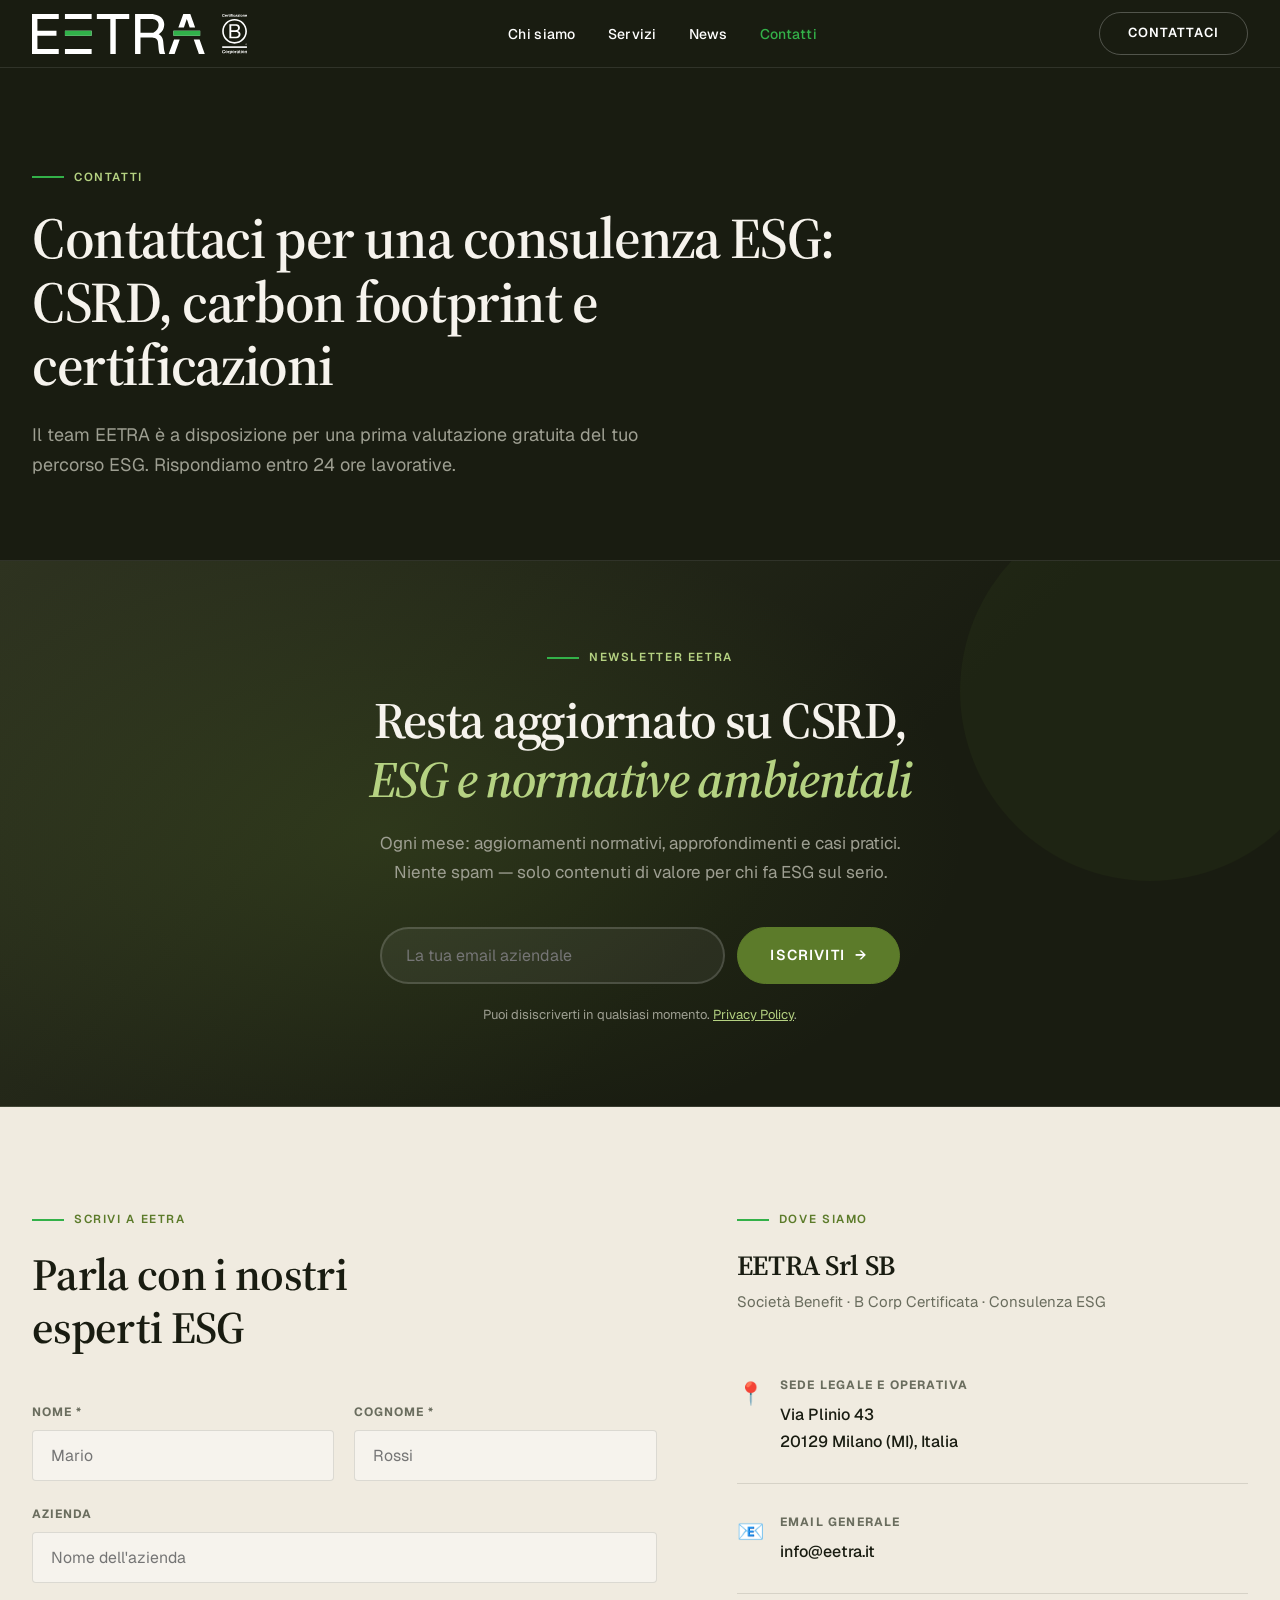
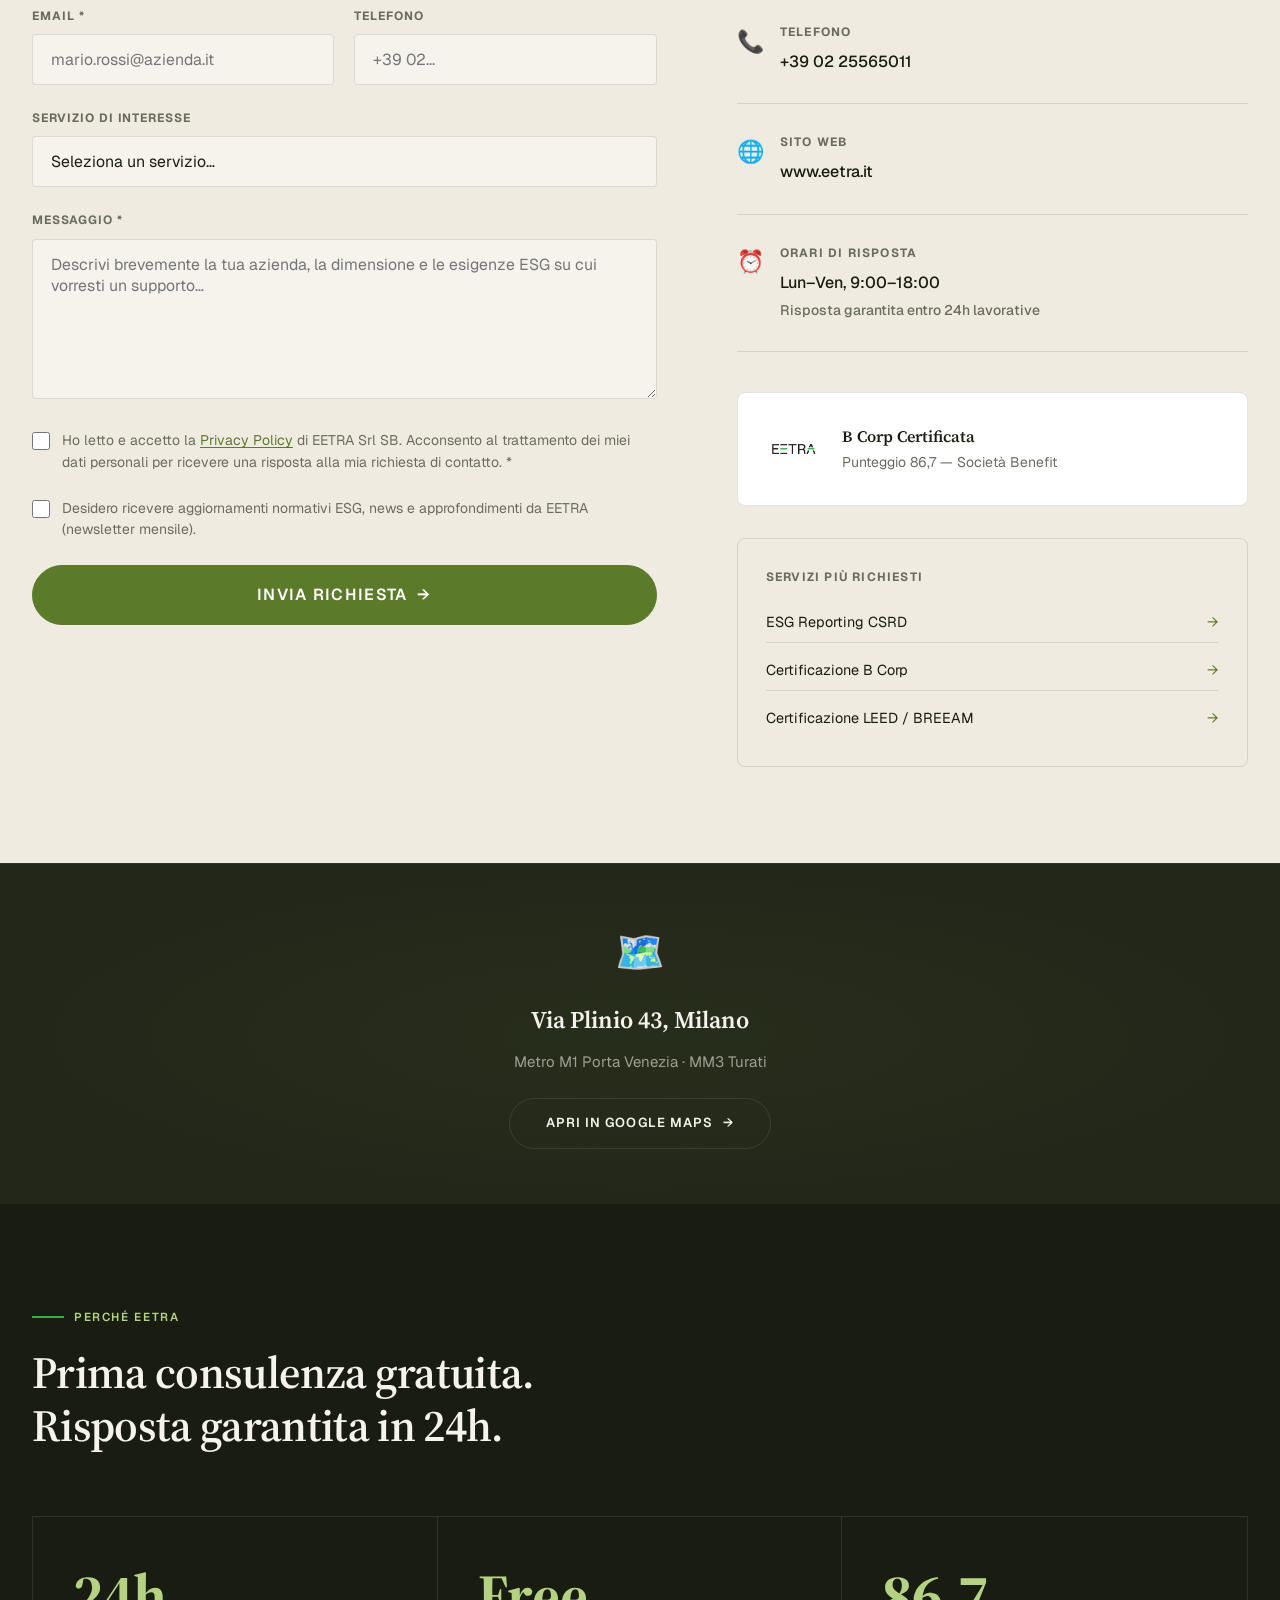
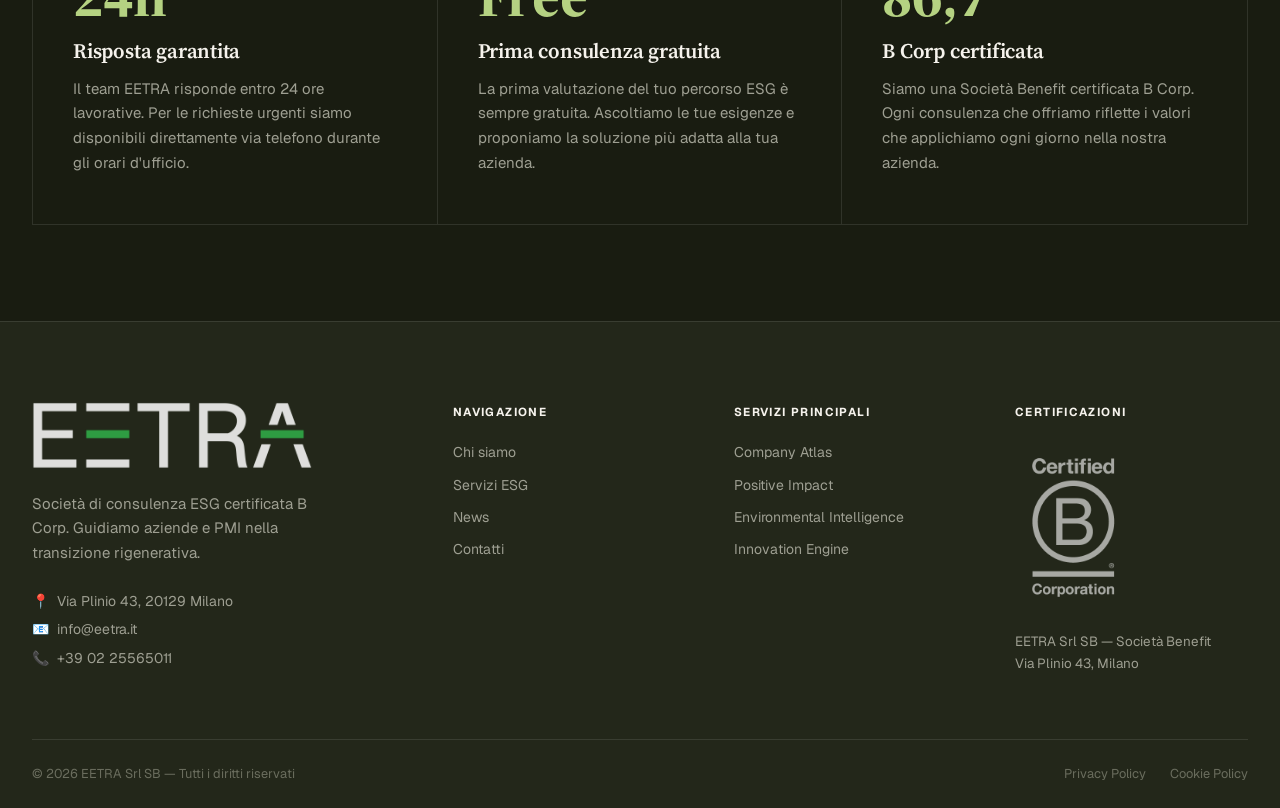
<file: contatti.html>
<!DOCTYPE html>
<html lang="it">
<head>
  <meta charset="UTF-8">
  <meta name="viewport" content="width=device-width, initial-scale=1.0">
  <title>Contatti | Preventivo Consulenza ESG | EETRA Milano</title>
  <meta name="description" content="Contatta EETRA per una consulenza ESG su misura: ESG reporting, CSRD, carbon footprint, certificazioni LEED, BREEAM o B Corp. Sede a Milano, operiamo in tutta Italia.">
    <link rel="preload" href="infosito/00_Fonts/SourceSerif4Variable-Roman.otf" as="font" type="font/otf" crossorigin>
  <link rel="preload" href="infosito/00_Fonts/Geist/Geist-VariableFont_wght.ttf" as="font" type="font/ttf" crossorigin>
  <link rel="stylesheet" href="css/style.css">
  <link rel="icon" type="image/png" href="infosito/01_Loghi/Logo EETRA/GRAPHICHE SINGOLE-01.png">
</head>
<body>

<!-- NAV -->
<nav class="nav" id="nav" role="navigation">
  <div class="nav__inner">
    <a href="index.html" class="nav__logo"><img src="infosito/01_Loghi/Logo EETRA/LOGO BCORP/Logo Bianco (1) (1) (3).svg" alt="EETRA logo"></a>
          <ul class="nav__links" role="list">
        <li><a href="chi-siamo.html" class="nav__link">Chi siamo</a></li>
        <li><a href="servizi.html" class="nav__link">Servizi</a></li>
        <li><a href="news.html" class="nav__link">News</a></li>
                <li><a href="contatti.html" class="nav__link active">Contatti</a></li>
      </ul>
    <a href="contatti.html" class="btn btn-primary nav__cta">Contattaci</a>
    <button class="nav__hamburger" id="hamburger" aria-label="Apri menu"><span></span><span></span><span></span></button>
  </div>
</nav>
<div class="nav__mobile" id="mobileMenu">
    <a href="chi-siamo.html" class="nav__mobile-link">Chi siamo</a>
    <a href="servizi.html" class="nav__mobile-link">Servizi</a>
    <a href="news.html" class="nav__mobile-link">News</a>
        <a href="contatti.html" class="nav__mobile-link">Contatti</a>
    <div class="nav__mobile-cta"><a href="#contact-form" class="btn btn-primary">Scrivi a EETRA</a></div>
</div>

<!-- PAGE HERO -->
<section class="page-hero">
  <div class="container">
    <div class="sec-label sec-label--lt"><span>Contatti</span></div>
    <h1 class="page-hero__title fade-up">
      Contattaci per una consulenza ESG:<br>
      CSRD, carbon footprint e certificazioni
    </h1>
    <p class="page-hero__sub fade-up delay-1">
      Il team EETRA è a disposizione per una prima valutazione gratuita del tuo percorso ESG. Rispondiamo entro 24 ore lavorative.
    </p>
  </div>
</section>


<!-- ============================================================
     NEWSLETTER
     ============================================================ -->
<section style="background: linear-gradient(135deg, var(--dark-3) 0%, var(--dark) 60%); padding: 5rem 0; position:relative; overflow:hidden; border-bottom: 1px solid var(--border-dk)">
  <div style="position:absolute;inset:0;background:radial-gradient(ellipse 70% 90% at 30% 50%, rgba(92,123,42,0.22) 0%, transparent 65%); pointer-events:none"></div>
  <div style="position:absolute;top:-60px;right:-60px;width:380px;height:380px;border-radius:50%;background:rgba(92,123,42,0.08);pointer-events:none"></div>
  <div class="container" style="position:relative;z-index:1">
    <div style="text-align:center; max-width:680px; margin:0 auto;">
      <div class="sec-label sec-label--lt" style="justify-content:center; margin-bottom:1.5rem"><span>Newsletter EETRA</span></div>
      <h2 style="font-family:var(--font-serif);font-size:clamp(2rem,4vw,3.2rem);font-weight:600;color:var(--off-white);letter-spacing:-0.025em;line-height:1.15;margin-bottom:1.25rem">
        Resta aggiornato su CSRD,<br><em style="color:var(--green-pale);font-style:italic">ESG e normative ambientali</em>
      </h2>
      <p style="font-size:1.0625rem;color:var(--muted-lt);line-height:1.7;margin-bottom:2.5rem;max-width:520px;margin-left:auto;margin-right:auto">
        Ogni mese: aggiornamenti normativi, approfondimenti e casi pratici. Niente spam — solo contenuti di valore per chi fa ESG sul serio.
      </p>
      <form id="newsletterForm" onsubmit="handleNewsletter(event)" style="display:flex;gap:0.75rem;max-width:520px;margin:0 auto;flex-wrap:wrap;justify-content:center">
        <input type="email" id="nl-email" name="email" required
          placeholder="La tua email aziendale"
          style="flex:1;min-width:240px;padding:1rem 1.5rem;border-radius:100px;border:2px solid rgba(255,255,255,0.15);background:rgba(255,255,255,0.06);color:var(--off-white);font-size:1rem;font-family:var(--font-sans);outline:none;transition:border-color 0.3s"
          onfocus="this.style.borderColor='var(--green-pale)'"
          onblur="this.style.borderColor='rgba(255,255,255,0.15)'">
        <button type="submit" class="btn btn-primary" style="padding:1rem 2rem;font-size:0.9rem">
          Iscriviti <span class="arrow">&#8594;</span>
        </button>
      </form>
      <div id="nlSuccess" style="display:none;margin-top:1.5rem;padding:1rem 1.5rem;background:rgba(92,123,42,0.2);border:1px solid rgba(92,123,42,0.5);border-radius:var(--r-md);color:var(--green-pale);font-size:1rem">
        &#10003; Grazie! Sei iscritto alla newsletter EETRA.
      </div>
      <p style="margin-top:1.25rem;font-size:0.8125rem;color:var(--muted-lt)">
        Puoi disiscriverti in qualsiasi momento. <a href="#" style="color:var(--green-pale);text-decoration:underline">Privacy Policy</a>.
      </p>
    </div>
  </div>
</section>

<!-- ============================================================
     CONTACT MAIN
     ============================================================ -->
<section class="section th-cream" id="contact-form" aria-label="Modulo di contatto">
  <div class="container">
    <div class="contact-grid">

      <!-- FORM -->
      <div class="fade-up">
        <div class="sec-label"><span>Scrivi a EETRA</span></div>
        <h2 class="t-h2 mb-6" style="color:var(--dark)">
          Parla con i nostri<br>esperti ESG
        </h2>

        <form id="contactForm" novalidate
              action="#" method="POST"
              onsubmit="handleSubmit(event)">

          <div class="grid-2" style="gap:1.25rem; margin-bottom:0">
            <div class="form-group">
              <label for="nome" class="form-lbl">Nome *</label>
              <input type="text" id="nome" name="nome" class="form-input"
                     placeholder="Mario" required autocomplete="given-name">
            </div>
            <div class="form-group">
              <label for="cognome" class="form-lbl">Cognome *</label>
              <input type="text" id="cognome" name="cognome" class="form-input"
                     placeholder="Rossi" required autocomplete="family-name">
            </div>
          </div>

          <div class="form-group">
            <label for="azienda" class="form-lbl">Azienda</label>
            <input type="text" id="azienda" name="azienda" class="form-input"
                   placeholder="Nome dell'azienda" autocomplete="organization">
          </div>

          <div class="grid-2" style="gap:1.25rem; margin-bottom:0">
            <div class="form-group">
              <label for="email" class="form-lbl">Email *</label>
              <input type="email" id="email" name="email" class="form-input"
                     placeholder="mario.rossi@azienda.it" required autocomplete="email">
            </div>
            <div class="form-group">
              <label for="telefono" class="form-lbl">Telefono</label>
              <input type="tel" id="telefono" name="telefono" class="form-input"
                     placeholder="+39 02..." autocomplete="tel">
            </div>
          </div>

          <div class="form-group">
            <label for="servizio" class="form-lbl">Servizio di interesse</label>
            <select id="servizio" name="servizio" class="form-select">
              <option value="" disabled selected>Seleziona un servizio…</option>
              <optgroup label="Company Atlas">
                <option value="esg-reporting">ESG Reporting CSRD / ESRS</option>
                <option value="carbon-footprint">Carbon Footprint Scope 1-2-3</option>
                <option value="bilancio-sostenibilita">Bilancio di Sostenibilità</option>
                <option value="bcorp">Certificazione B Corp</option>
                <option value="tassonomia-ue">Tassonomia UE e DNSH</option>
                <option value="fractional-esg">Fractional ESG Manager</option>
                <option value="materialita">Analisi di Materialità</option>
              </optgroup>
              <optgroup label="Positive Impact">
                <option value="lca">Analisi LCA e Carbon Footprint di Prodotto</option>
                <option value="epd">EPD Dichiarazione Ambientale</option>
                <option value="cbam">Supporto CBAM</option>
                <option value="cam">Conformità CAM</option>
                <option value="c2c">Certificazione Cradle to Cradle</option>
              </optgroup>
              <optgroup label="Environmental Intelligence">
                <option value="leed">Certificazione LEED</option>
                <option value="breeam">Certificazione BREEAM</option>
                <option value="well">WELL Building Standard</option>
                <option value="gresb">GRESB Assessment</option>
                <option value="crrem">CRREM Energy Modeling</option>
              </optgroup>
              <optgroup label="Innovation Engine">
                <option value="aria">ARIA Air Quality</option>
                <option value="material-library">Material Library</option>
                <option value="carbon-digital-twin">Carbon Digital Twin</option>
                <option value="tiaki">TIAKI Logistics</option>
              </optgroup>
              </optgroup>
              <option value="altro">Altro / Non so ancora</option>
            </select>
          </div>

          <div class="form-group">
            <label for="messaggio" class="form-lbl">Messaggio *</label>
            <textarea id="messaggio" name="messaggio" class="form-textarea"
                      placeholder="Descrivi brevemente la tua azienda, la dimensione e le esigenze ESG su cui vorresti un supporto…"
                      required></textarea>
          </div>

          <div class="form-group">
            <div class="form-check">
              <input type="checkbox" id="privacy" name="privacy" required>
              <label for="privacy">
                Ho letto e accetto la <a href="#">Privacy Policy</a> di EETRA Srl SB. Acconsento al trattamento dei miei dati personali per ricevere una risposta alla mia richiesta di contatto. *
              </label>
            </div>
          </div>

          <div class="form-group" style="margin-bottom:0">
            <div class="form-check" style="margin-bottom:1.5rem">
              <input type="checkbox" id="newsletter" name="newsletter">
              <label for="newsletter">
                Desidero ricevere aggiornamenti normativi ESG, news e approfondimenti da EETRA (newsletter mensile).
              </label>
            </div>
            <button type="submit" class="btn btn-primary w-full" id="submitBtn"
                    style="justify-content:center; padding:1rem; font-size:1rem">
              Invia richiesta <span class="arrow">→</span>
            </button>
          </div>

          <!-- Success message (hidden by default) -->
          <div id="formSuccess" style="display:none; margin-top:1.5rem; padding:1.5rem; background:rgba(92,123,42,0.1); border:1px solid rgba(92,123,42,0.3); border-radius:var(--r-md)">
            <p style="font-family:var(--font-serif); font-size:1.1rem; color:var(--dark); font-weight:600; margin-bottom:0.5rem">✓ Messaggio inviato con successo!</p>
            <p style="font-size:0.9rem; color:var(--muted-dk)">Grazie per averci contattato. Il team EETRA ti risponderà entro 24 ore lavorative.</p>
          </div>
        </form>
      </div>

      <!-- SIDEBAR INFO -->
      <div class="contact-info fade-up delay-1">
        <div class="sec-label" style="margin-bottom:0"><span>Dove siamo</span></div>
        <h2 style="font-family:var(--font-serif); font-size:1.75rem; font-weight:600; color:var(--dark); letter-spacing:-0.015em; margin:1.25rem 0 0.5rem">EETRA Srl SB</h2>
        <p style="font-size:0.9375rem; color:var(--muted-dk); margin-bottom:2rem; line-height:1.65">Società Benefit · B Corp Certificata · Consulenza ESG</p>

        <div class="contact-info__item">
          <span class="contact-info__icon">📍</span>
          <div>
            <p class="contact-info__lbl">Sede legale e operativa</p>
            <p class="contact-info__val">Via Plinio 43<br>20129 Milano (MI), Italia</p>
          </div>
        </div>

        <div class="contact-info__item">
          <span class="contact-info__icon">📧</span>
          <div>
            <p class="contact-info__lbl">Email generale</p>
            <p class="contact-info__val">
              <a href="mailto:info@eetra.it">info@eetra.it</a>
            </p>
          </div>
        </div>

        <div class="contact-info__item">
          <span class="contact-info__icon">📞</span>
          <div>
            <p class="contact-info__lbl">Telefono</p>
            <p class="contact-info__val">
              <a href="tel:+390225565011">+39 02 25565011</a>
            </p>
          </div>
        </div>

        <div class="contact-info__item">
          <span class="contact-info__icon">🌐</span>
          <div>
            <p class="contact-info__lbl">Sito web</p>
            <p class="contact-info__val">
              <a href="https://www.eetra.it" target="_blank" rel="noopener">www.eetra.it</a>
            </p>
          </div>
        </div>

        <div class="contact-info__item">
          <span class="contact-info__icon">⏰</span>
          <div>
            <p class="contact-info__lbl">Orari di risposta</p>
            <p class="contact-info__val">Lun–Ven, 9:00–18:00<br>
              <span style="font-size:0.875rem; color:var(--muted-dk)">Risposta garantita entro 24h lavorative</span>
            </p>
          </div>
        </div>

        <!-- B Corp badge -->
        <div style="margin-top:2.5rem; padding:1.75rem; border:1px solid var(--border-lt); border-radius:var(--r-md); background:var(--white); display:flex; align-items:center; gap:1.25rem">
          <img src="infosito/01_Loghi/Logo EETRA/GRAPHICHE SINGOLE-01.png"
               alt="EETRA B Corp"
               style="height:56px; width:auto"
               onerror="this.style.display='none'">
          <div>
            <p style="font-family:var(--font-serif); font-size:1rem; font-weight:600; color:var(--dark)">B Corp Certificata</p>
            <p style="font-size:0.875rem; color:var(--muted-dk)">Punteggio 86,7 — Società Benefit</p>
          </div>
        </div>

        <!-- Services quick links -->
        <div style="margin-top:2rem; padding:1.75rem; border:1px solid var(--border-lt); border-radius:var(--r-md); background:var(--cream)">
          <p style="font-size:0.75rem; font-weight:700; letter-spacing:0.1em; text-transform:uppercase; color:var(--muted-dk); margin-bottom:1rem">Servizi più richiesti</p>
          <div style="display:flex; flex-direction:column; gap:0.5rem">
            <a href="servizi.html#company-atlas" style="font-size:0.9rem; color:var(--dark); padding:0.5rem 0; border-bottom:1px solid var(--border-lt); display:flex; justify-content:space-between; align-items:center; transition:color var(--tr)">
              ESG Reporting CSRD <span style="color:var(--green)">→</span>
            </a>
            <a href="servizi.html#company-atlas" style="font-size:0.9rem; color:var(--dark); padding:0.5rem 0; border-bottom:1px solid var(--border-lt); display:flex; justify-content:space-between; align-items:center">
              Certificazione B Corp <span style="color:var(--green)">→</span>
            </a>
            <a href="servizi.html#environmental-intelligence" style="font-size:0.9rem; color:var(--dark); padding:0.5rem 0; display:flex; justify-content:space-between; align-items:center">
              Certificazione LEED / BREEAM <span style="color:var(--green)">→</span>
            </a>
          </div>
        </div>
      </div>

    </div>
  </div>
</section>

<!-- ============================================================
     MAP PLACEHOLDER
     ============================================================ -->
<section class="section-sm th-dark" style="border-top:1px solid var(--border-dk); padding:0">
  <div style="height:340px; background:var(--dark-2); display:flex; align-items:center; justify-content:center; position:relative; overflow:hidden">
    <div style="position:absolute; inset:0; background:radial-gradient(ellipse at center, rgba(92,123,42,0.08) 0%, transparent 70%)"></div>
    <div style="text-align:center; position:relative; z-index:1">
      <div style="font-size:2.5rem; margin-bottom:1rem">🗺️</div>
      <p style="font-family:var(--font-serif); font-size:1.5rem; font-weight:600; color:var(--off-white); margin-bottom:0.5rem">Via Plinio 43, Milano</p>
      <p style="font-size:0.9375rem; color:var(--muted-lt); margin-bottom:1.5rem">Metro M1 Porta Venezia · MM3 Turati</p>
      <a href="https://maps.google.com/?q=Via+Plinio+43,+Milano" target="_blank" rel="noopener" class="btn btn-outline">
        Apri in Google Maps <span class="arrow">→</span>
      </a>
    </div>
  </div>
</section>


<!-- ============================================================
     WHY CONTACT EETRA
     ============================================================ -->
<section class="section th-dark" aria-label="Perché scegliere EETRA">
  <div class="container">
    <div class="sec-label sec-label--lt"><span>Perché EETRA</span></div>
    <h2 class="t-h2 mb-8 fade-up">Prima consulenza gratuita.<br>Risposta garantita in 24h.</h2>
    <div class="why-grid fade-up">
      <div class="why-item">
        <div class="why-num">24h</div>
        <h3 class="why-title">Risposta garantita</h3>
        <p class="why-text">Il team EETRA risponde entro 24 ore lavorative. Per le richieste urgenti siamo disponibili direttamente via telefono durante gli orari d'ufficio.</p>
      </div>
      <div class="why-item">
        <div class="why-num">Free</div>
        <h3 class="why-title">Prima consulenza gratuita</h3>
        <p class="why-text">La prima valutazione del tuo percorso ESG è sempre gratuita. Ascoltiamo le tue esigenze e proponiamo la soluzione più adatta alla tua azienda.</p>
      </div>
      <div class="why-item">
        <div class="why-num">86,7</div>
        <h3 class="why-title">B Corp certificata</h3>
        <p class="why-text">Siamo una Società Benefit certificata B Corp. Ogni consulenza che offriamo riflette i valori che applichiamo ogni giorno nella nostra azienda.</p>
      </div>
    </div>
  </div>
</section>

<!-- FOOTER -->
<footer class="footer" role="contentinfo">
  <div class="container">
    <div class="footer__grid">
      <div>
        <img src="infosito/01_Loghi/Logo EETRA/GRAPHICHE SINGOLE-02.png" alt="EETRA" class="footer__logo-img" onerror="this.src='infosito/01_Loghi/Logo EETRA/GRAPHICHE SINGOLE-01.png'">
        <p class="footer__tagline">Società di consulenza ESG certificata B Corp. Guidiamo aziende e PMI nella transizione rigenerativa.</p>
        <div class="footer__contact-row"><span>📍</span><span>Via Plinio 43, 20129 Milano</span></div>
        <div class="footer__contact-row"><span>📧</span><a href="mailto:info@eetra.it">info@eetra.it</a></div>
        <div class="footer__contact-row"><span>📞</span><a href="tel:+390225565011">+39 02 25565011</a></div>
      </div>
      <div>
        <p class="footer__col-ttl">Navigazione</p>
        <nav class="footer__nav">
          <a href="chi-siamo.html">Chi siamo</a>
          <a href="servizi.html">Servizi ESG</a>
          <a href="news.html">News</a>
                    <a href="contatti.html">Contatti</a>
        </nav>
      </div>
      <div>
        <p class="footer__col-ttl">Servizi principali</p>
        <nav class="footer__nav">
          <a href="servizi.html#company-atlas">Company Atlas</a>
          <a href="servizi.html#positive-impact">Positive Impact</a>
          <a href="servizi.html#environmental-intelligence">Environmental Intelligence</a>
          <a href="servizi.html#innovation-engine">Innovation Engine</a>
        </nav>
      </div>
      <div>
        <p class="footer__col-ttl">Certificazioni</p>
        <div class="footer__cert-row">
          <img class="footer__cert-img" src="infosito/01_Loghi/Loghi_Accreditamenti Personali/B Leaders/b corp bianco.png" alt="B Corp Certified">
        </div>
        <p style="font-size:0.8375rem; margin-top:1.25rem; line-height:1.6; color:var(--muted-lt)">EETRA Srl SB — Società Benefit<br>Via Plinio 43, Milano</p>
      </div>
    </div>
    <div class="footer__bottom">
      <span class="footer__copy">© 2026 EETRA Srl SB — Tutti i diritti riservati</span>
      <div class="footer__legal"><a href="#">Privacy Policy</a><a href="#">Cookie Policy</a></div>
    </div>
  </div>
</footer>

<script>
function handleSubmit(e) {
  e.preventDefault();
  const form = document.getElementById('contactForm');
  const btn  = document.getElementById('submitBtn');
  const success = document.getElementById('formSuccess');
  if (!form.checkValidity()) { form.reportValidity(); return; }
  btn.disabled = true;
  btn.textContent = 'Invio in corso…';
  setTimeout(() => {
    form.style.display = 'none';
    success.style.display = 'block';
  }, 800);
}

function handleNewsletter(e) {
  e.preventDefault();
  const btn = e.target.querySelector('button[type=submit]');
  btn.disabled = true;
  btn.textContent = 'Iscrizione…';
  setTimeout(() => {
    document.getElementById('nlSuccess').style.display = 'block';
    e.target.querySelector('input').style.display = 'none';
    btn.style.display = 'none';
  }, 600);
}
</script>
<script src="js/main.js"></script>
</body>
</html>
</file>
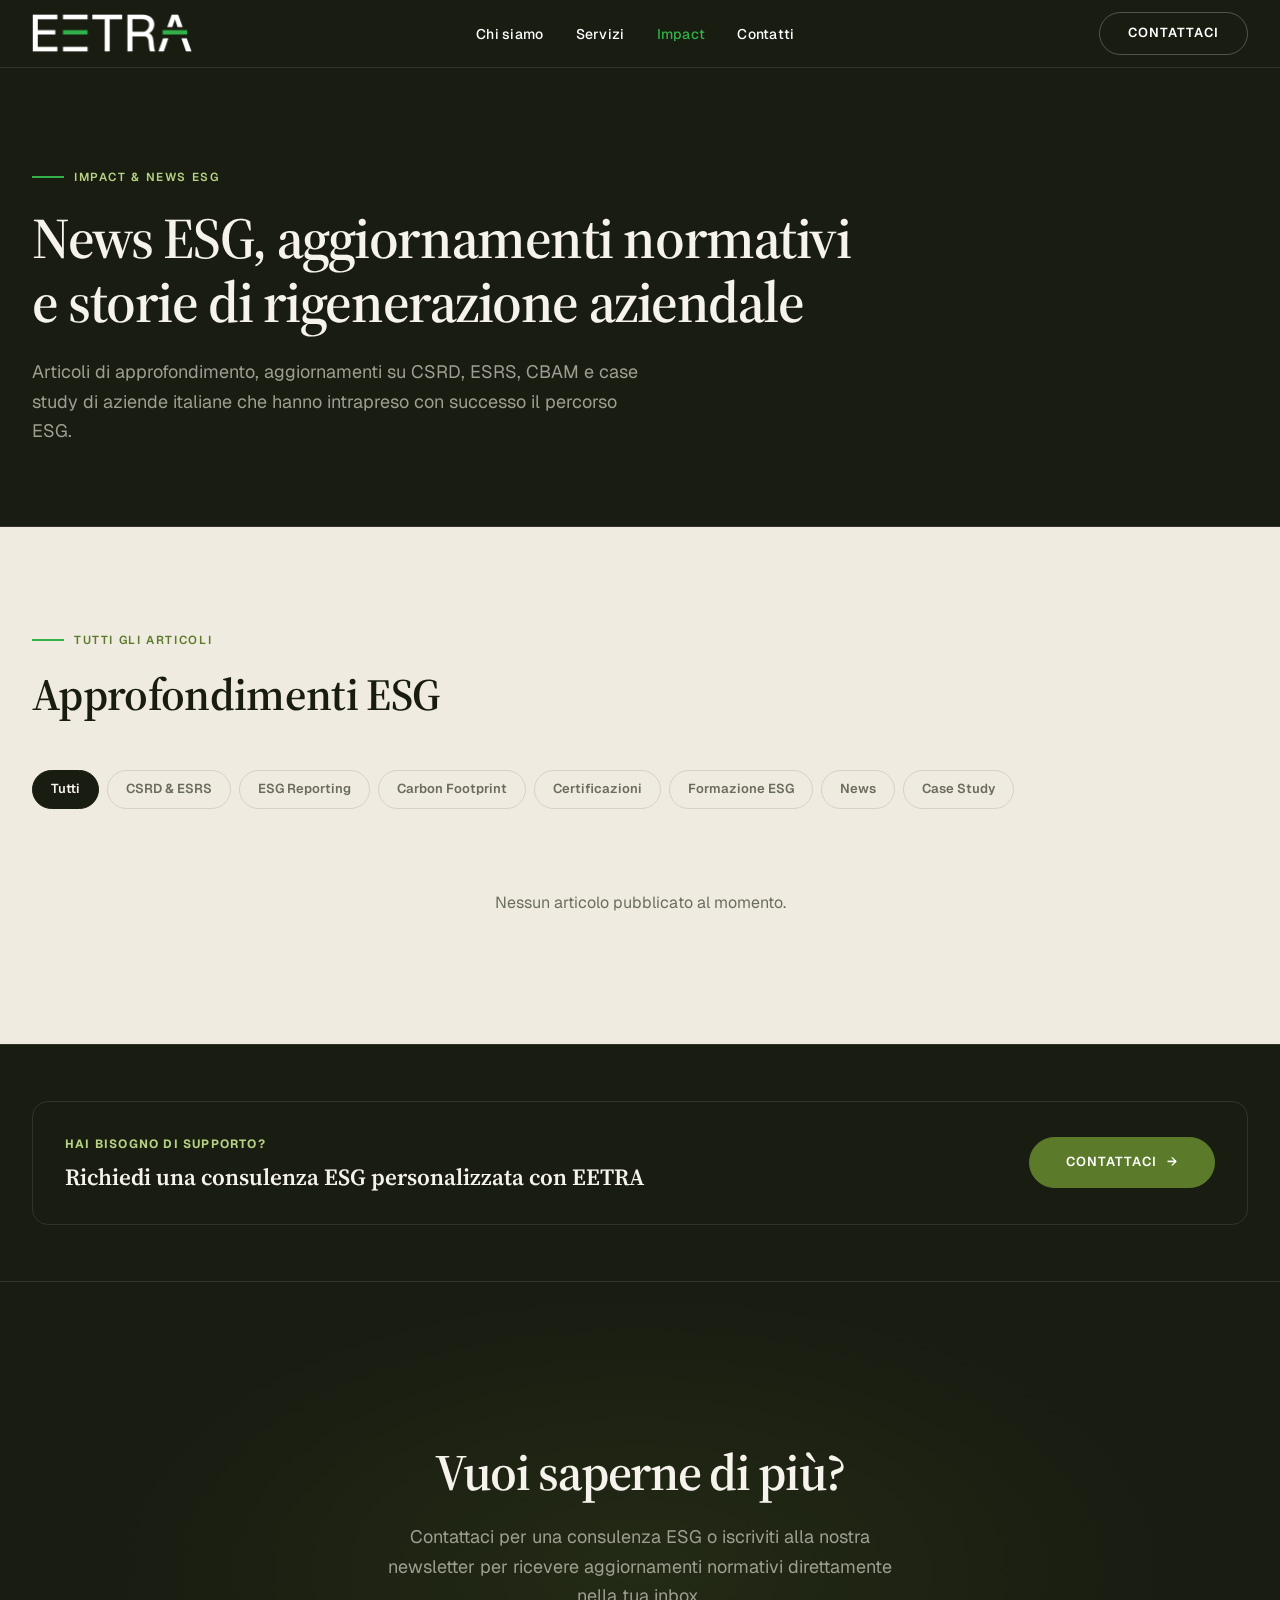
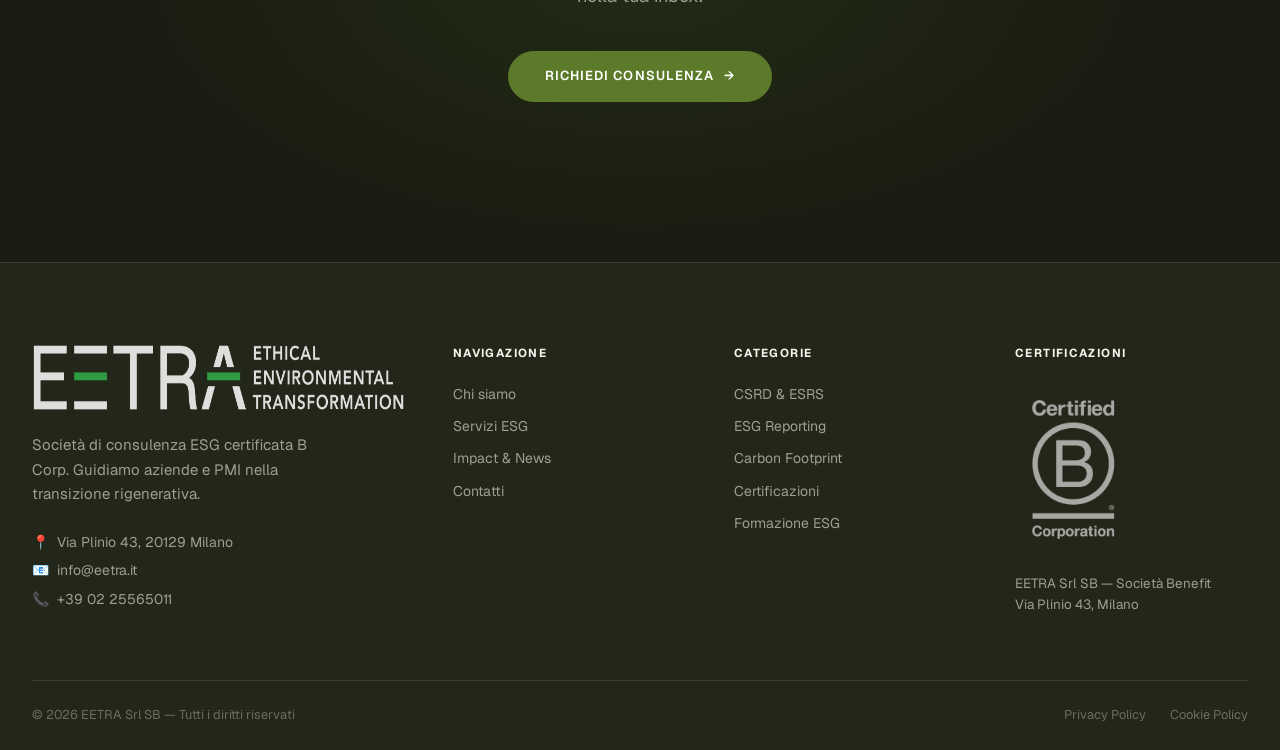
<file: impact.html>
<!DOCTYPE html>
<html lang="it">

<head>
  <meta charset="UTF-8">
  <meta name="viewport" content="width=device-width, initial-scale=1.0">
  <title>Impact | News ESG, Storie e Aggiornamenti Normativi | EETRA</title>
  <meta name="description"
    content="EETRA Impact raccoglie news ESG, aggiornamenti CSRD/ESRS, case study di impatto positivo e storie di trasformazione rigenerativa di aziende e territori italiani.">
  <link rel="preload" href="infosito/00_Fonts/SourceSerif4Variable-Roman.otf" as="font" type="font/otf" crossorigin>
  <link rel="preload" href="infosito/00_Fonts/Geist/Geist-VariableFont_wght.ttf" as="font" type="font/ttf" crossorigin>
  <link rel="stylesheet" href="css/style.css">
  <link rel="icon" type="image/png" href="infosito/01_Loghi/Logo EETRA/GRAPHICHE SINGOLE-01.png">
  <style>
    .impact-card-wrap {
      transition: opacity 0.3s ease;
    }

    @media (max-width:768px) {
      .filter-bar {
        gap: 0.375rem;
      }
    }
  </style>
</head>

<body>

  <!-- NAV -->
  <nav class="nav" id="nav" role="navigation">
    <div class="nav__inner">
      <a href="index.html" class="nav__logo"><img src="infosito/01_Loghi/Logo EETRA/GRAPHICHE SINGOLE-02.png"
          alt="EETRA" onerror="this.src='infosito/01_Loghi/Logo EETRA/GRAPHICHE SINGOLE-01.png'"></a>
      <ul class="nav__links" role="list">
        <li><a href="chi-siamo.html" class="nav__link">Chi siamo</a></li>
        <li><a href="servizi.html" class="nav__link">Servizi</a></li>
        <li><a href="impact.html" class="nav__link active">Impact</a></li>
        <li><a href="contatti.html" class="nav__link">Contatti</a></li>
      </ul>
      <a href="contatti.html" class="btn btn-primary nav__cta">Contattaci</a>
      <button class="nav__hamburger" id="hamburger"
        aria-label="Apri menu"><span></span><span></span><span></span></button>
    </div>
  </nav>
  <div class="nav__mobile" id="mobileMenu">
    <a href="chi-siamo.html" class="nav__mobile-link">Chi siamo</a>
    <a href="servizi.html" class="nav__mobile-link">Servizi</a>
    <a href="impact.html" class="nav__mobile-link">Impact</a>
    <a href="contatti.html" class="nav__mobile-link">Contatti</a>
    <div class="nav__mobile-cta"><a href="contatti.html" class="btn btn-primary">Contattaci</a></div>
  </div>

  <!-- PAGE HERO -->
  <section class="page-hero">
    <div class="container">
      <div class="sec-label sec-label--lt"><span>Impact &amp; News ESG</span></div>
      <h1 class="page-hero__title fade-up">
        News ESG, aggiornamenti normativi<br>e storie di rigenerazione aziendale
      </h1>
      <p class="page-hero__sub fade-up delay-1">
        Articoli di approfondimento, aggiornamenti su CSRD, ESRS, CBAM e case study di aziende italiane che hanno
        intrapreso con successo il percorso ESG.
      </p>
    </div>
  </section>

  <!-- ============================================================
     ARTICLES GRID WITH FILTER
     ============================================================ -->
  <section class="section th-cream" aria-label="Tutti gli articoli Impact">
    <div class="container">
      <div class="flex-between mb-6" style="flex-wrap:wrap; gap:1.5rem">
        <div>
          <div class="sec-label"><span>Tutti gli articoli</span></div>
          <h2 class="t-h2" style="color:var(--dark)">Approfondimenti ESG</h2>
        </div>
      </div>

      <!-- Filter bar — slugs match post.catSlug generated in gestione-sito.html -->
      <div class="filter-bar" role="group" aria-label="Filtra articoli per categoria">
        <button class="filter-btn active" data-filter="all">Tutti</button>
        <button class="filter-btn" data-filter="csrd-esrs">CSRD &amp; ESRS</button>
        <button class="filter-btn" data-filter="esg-reporting">ESG Reporting</button>
        <button class="filter-btn" data-filter="carbon-footprint">Carbon Footprint</button>
        <button class="filter-btn" data-filter="certificazioni">Certificazioni</button>
        <button class="filter-btn" data-filter="formazione-esg">Formazione ESG</button>
        <button class="filter-btn" data-filter="news">News</button>
        <button class="filter-btn" data-filter="case-study">Case Study</button>
      </div>

      <!-- Dynamic articles grid — filled by blog-manager.js -->
      <div class="grid-3" id="articlesGrid">
        <div class="impact-card" style="opacity:0.4;pointer-events:none">
          <div class="impact-card__body">
            <span class="impact-card__cat">Caricamento…</span>
            <h3 class="impact-card__title" style="height:1.2rem;background:var(--border-lt);border-radius:4px"></h3>
          </div>
        </div>
      </div>

    </div>
  </section>

  <!-- ============================================================
     IN-PAGE CTA BANNER
     ============================================================ -->
  <section class="section-sm th-dark"
    style="border-top:1px solid var(--border-dk); border-bottom:1px solid var(--border-dk)">
    <div class="container">
      <div
        style="display:flex; align-items:center; justify-content:space-between; gap:2rem; flex-wrap:wrap; padding:2rem; border:1px solid var(--border-dk); border-radius:var(--r-lg)">
        <div>
          <p
            style="font-size:0.75rem; font-weight:700; letter-spacing:0.1em; text-transform:uppercase; color:var(--green-pale); margin-bottom:0.5rem">
            Hai bisogno di supporto?</p>
          <p
            style="font-family:var(--font-serif); font-size:1.45rem; font-weight:600; color:var(--off-white); line-height:1.25">
            Richiedi una consulenza ESG personalizzata con EETRA</p>
        </div>
        <a href="contatti.html" class="btn btn-primary" style="flex-shrink:0">Contattaci <span
            class="arrow">→</span></a>
      </div>
    </div>
  </section>



  <!-- CTA -->
  <section class="section-xl th-dark cta-sec">
    <div class="cta-sec__bg" aria-hidden="true"></div>
    <div class="container cta-sec__content">
      <h2 class="cta-sec__title fade-up">Vuoi saperne di più?</h2>
      <p class="cta-sec__sub fade-up delay-1">Contattaci per una consulenza ESG o iscriviti alla nostra newsletter per
        ricevere aggiornamenti normativi direttamente nella tua inbox.</p>
      <div class="cta-sec__btns fade-up delay-2">
        <a href="contatti.html" class="btn btn-primary">Richiedi consulenza <span class="arrow">→</span></a>
      </div>
    </div>
  </section>

  <!-- FOOTER -->
  <footer class="footer" role="contentinfo">
    <div class="container">
      <div class="footer__grid">
        <div>
          <img src="infosito/01_Loghi/Logo EETRA/GRAPHICHE SINGOLE-04.png" alt="EETRA" class="footer__logo-img"
            onerror="this.src='infosito/01_Loghi/Logo EETRA/GRAPHICHE SINGOLE-01.png'">
          <p class="footer__tagline">Società di consulenza ESG certificata B Corp. Guidiamo aziende e PMI nella
            transizione rigenerativa.</p>
          <div class="footer__contact-row"><span>📍</span><span>Via Plinio 43, 20129 Milano</span></div>
          <div class="footer__contact-row"><span>📧</span><a href="mailto:info@eetra.it">info@eetra.it</a></div>
          <div class="footer__contact-row"><span>📞</span><a href="tel:+390225565011">+39 02 25565011</a></div>
        </div>
        <div>
          <p class="footer__col-ttl">Navigazione</p>
          <nav class="footer__nav">
            <a href="chi-siamo.html">Chi siamo</a>
            <a href="servizi.html">Servizi ESG</a>
            <a href="impact.html">Impact &amp; News</a>
            <a href="contatti.html">Contatti</a>
          </nav>
        </div>
        <div>
          <p class="footer__col-ttl">Categorie</p>
          <nav class="footer__nav">
            <a href="#">CSRD &amp; ESRS</a>
            <a href="#">ESG Reporting</a>
            <a href="#">Carbon Footprint</a>
            <a href="#">Certificazioni</a>
            <a href="#">Formazione ESG</a>
          </nav>
        </div>
        <div>
          <p class="footer__col-ttl">Certificazioni</p>
          <div class="footer__cert-row">
            <img class="footer__cert-img"
              src="infosito/01_Loghi/Loghi_Accreditamenti Personali/B Leaders/b corp bianco.png" alt="B Corp Certified">
          </div>
          <p style="font-size:0.8375rem; margin-top:1.25rem; line-height:1.6; color:var(--muted-lt)">EETRA Srl SB —
            Società Benefit<br>Via Plinio 43, Milano</p>
        </div>
      </div>
      <div class="footer__bottom">
        <span class="footer__copy">© 2026 EETRA Srl SB — Tutti i diritti riservati</span>
        <div class="footer__legal"><a href="#">Privacy Policy</a><a href="#">Cookie Policy</a></div>
      </div>
    </div>
  </footer>

  <script src="js/blog-manager.js"></script>
  <script>
    /* ── Load posts (renderInto auto-inits the reader modal) ── */
    BM.renderInto('articlesGrid');

    /* ── Filter buttons ── */
    document.querySelectorAll('.filter-btn').forEach(btn => {
      btn.addEventListener('click', () => {
        document.querySelectorAll('.filter-btn').forEach(b => b.classList.remove('active'));
        btn.classList.add('active');
        const cat = btn.dataset.filter;
        BM.renderInto('articlesGrid', { filterCat: cat === 'all' ? null : cat });
      });
    });
  </script>
  <script src="js/main.js"></script>
</body>

</html>
</file>
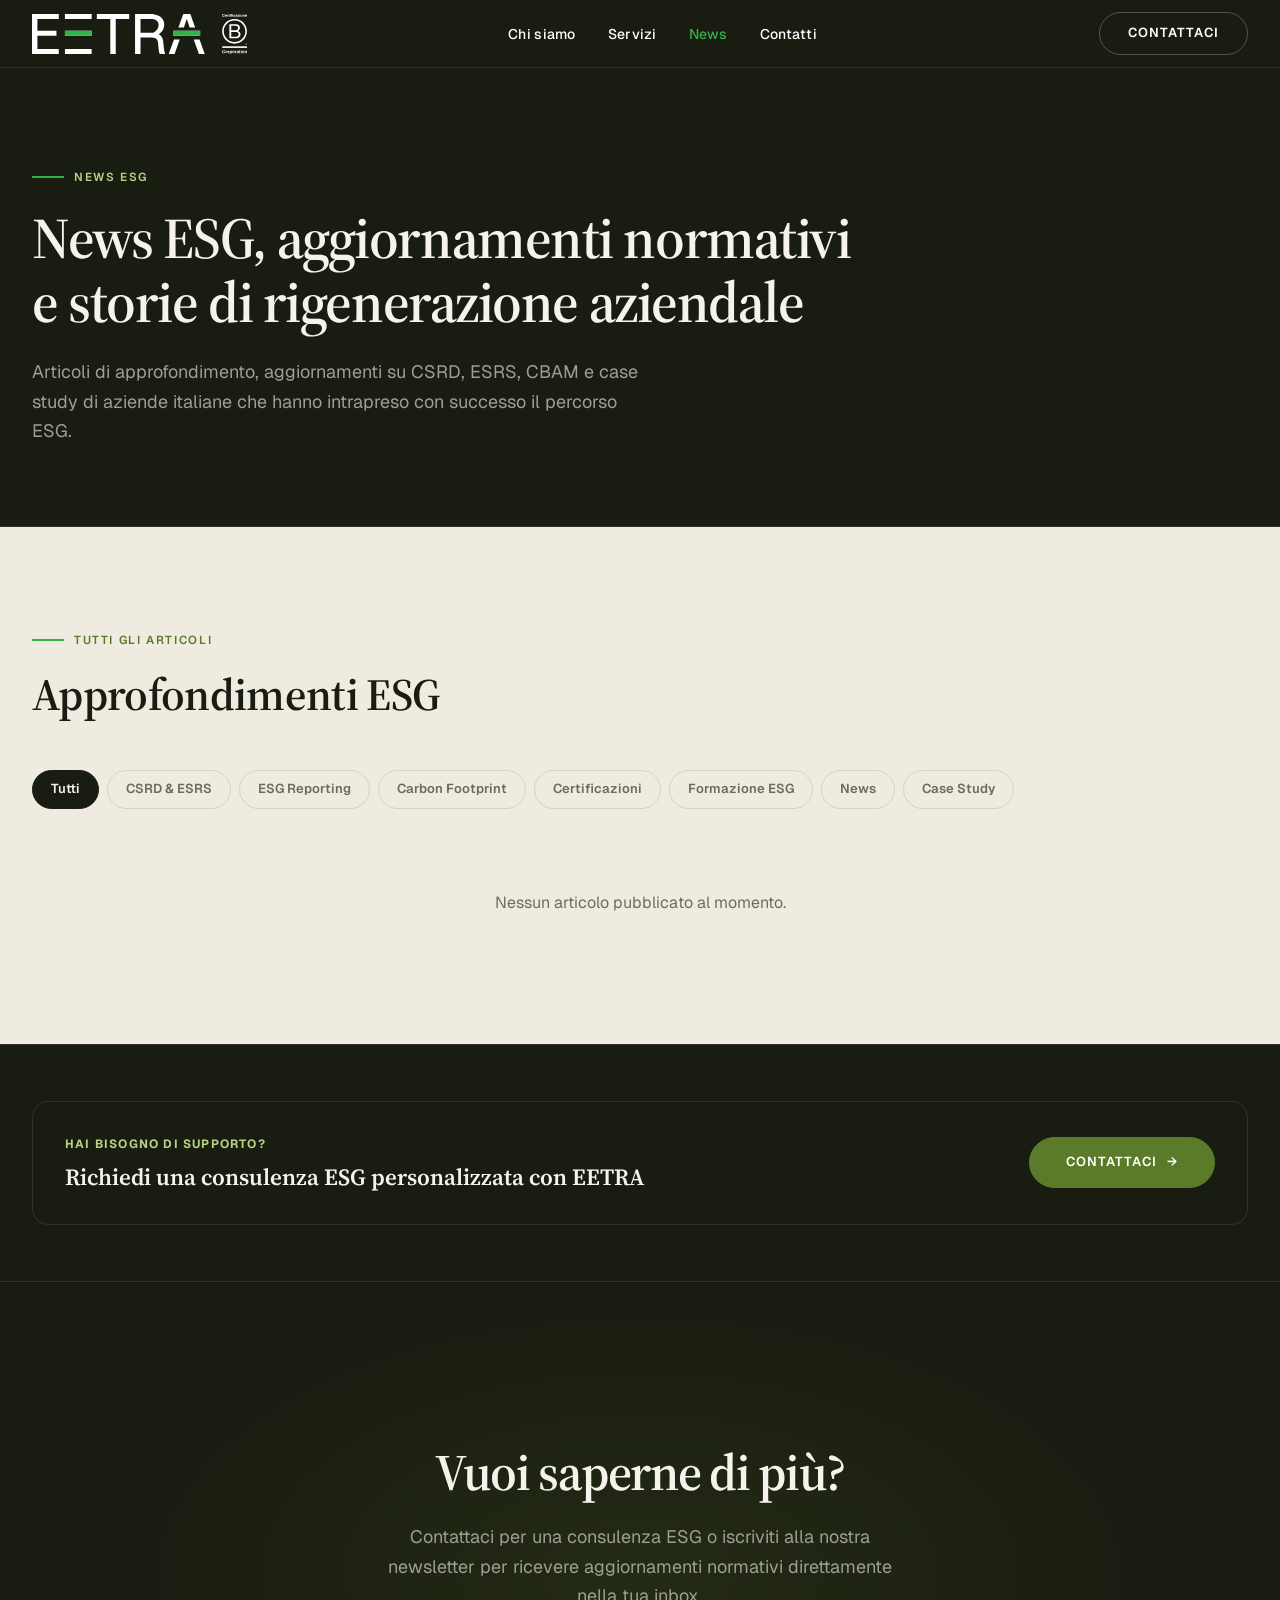
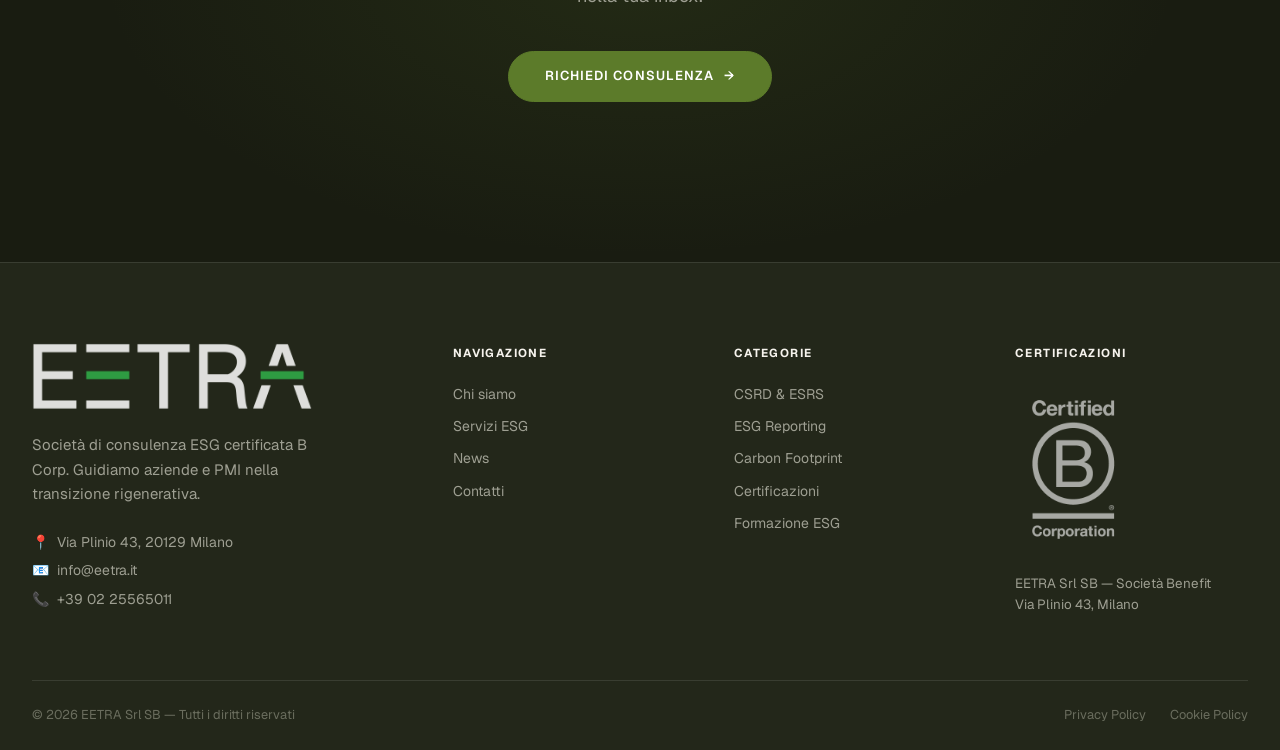
<file: news.html>
<!DOCTYPE html>
<html lang="it">

<head>
  <meta charset="UTF-8">
  <meta name="viewport" content="width=device-width, initial-scale=1.0">
  <title>News | News ESG, Storie e Aggiornamenti Normativi | EETRA</title>
  <meta name="description"
    content="EETRA Impact raccoglie news ESG, aggiornamenti CSRD/ESRS, case study di impatto positivo e storie di trasformazione rigenerativa di aziende e territori italiani.">
  <link rel="preload" href="infosito/00_Fonts/SourceSerif4Variable-Roman.otf" as="font" type="font/otf" crossorigin>
  <link rel="preload" href="infosito/00_Fonts/Geist/Geist-VariableFont_wght.ttf" as="font" type="font/ttf" crossorigin>
  <link rel="stylesheet" href="css/style.css">
  <link rel="icon" type="image/png" href="infosito/01_Loghi/Logo EETRA/GRAPHICHE SINGOLE-01.png">
  <style>
    .impact-card-wrap {
      transition: opacity 0.3s ease;
    }

    @media (max-width:768px) {
      .filter-bar {
        gap: 0.375rem;
      }
    }
  </style>
</head>

<body>

  <!-- NAV -->
  <nav class="nav" id="nav" role="navigation">
    <div class="nav__inner">
      <a href="index.html" class="nav__logo"><img src="infosito/01_Loghi/Logo EETRA/LOGO BCORP/Logo Bianco (1) (1) (3).svg" alt="EETRA logo"></a>
      <ul class="nav__links" role="list">
        <li><a href="chi-siamo.html" class="nav__link">Chi siamo</a></li>
        <li><a href="servizi.html" class="nav__link">Servizi</a></li>
        <li><a href="news.html" class="nav__link active">News</a></li>
        <li><a href="contatti.html" class="nav__link">Contatti</a></li>
      </ul>
      <a href="contatti.html" class="btn btn-primary nav__cta">Contattaci</a>
      <button class="nav__hamburger" id="hamburger"
        aria-label="Apri menu"><span></span><span></span><span></span></button>
    </div>
  </nav>
  <div class="nav__mobile" id="mobileMenu">
    <a href="chi-siamo.html" class="nav__mobile-link">Chi siamo</a>
    <a href="servizi.html" class="nav__mobile-link">Servizi</a>
    <a href="news.html" class="nav__mobile-link">News</a>
    <a href="contatti.html" class="nav__mobile-link">Contatti</a>
    <div class="nav__mobile-cta"><a href="contatti.html" class="btn btn-primary">Contattaci</a></div>
  </div>

  <!-- PAGE HERO -->
  <section class="page-hero">
    <div class="container">
      <div class="sec-label sec-label--lt"><span>News ESG</span></div>
      <h1 class="page-hero__title fade-up">
        News ESG, aggiornamenti normativi<br>e storie di rigenerazione aziendale
      </h1>
      <p class="page-hero__sub fade-up delay-1">
        Articoli di approfondimento, aggiornamenti su CSRD, ESRS, CBAM e case study di aziende italiane che hanno
        intrapreso con successo il percorso ESG.
      </p>
    </div>
  </section>

  <!-- ============================================================
     ARTICLES GRID WITH FILTER
     ============================================================ -->
  <section class="section th-cream" aria-label="Tutti gli articoli News">
    <div class="container">
      <div class="flex-between mb-6" style="flex-wrap:wrap; gap:1.5rem">
        <div>
          <div class="sec-label"><span>Tutti gli articoli</span></div>
          <h2 class="t-h2" style="color:var(--dark)">Approfondimenti ESG</h2>
        </div>
      </div>

      <!-- Filter bar — slugs match post.catSlug generated in gestione-sito.html -->
      <div class="filter-bar" role="group" aria-label="Filtra articoli per categoria">
        <button class="filter-btn active" data-filter="all">Tutti</button>
        <button class="filter-btn" data-filter="csrd-esrs">CSRD &amp; ESRS</button>
        <button class="filter-btn" data-filter="esg-reporting">ESG Reporting</button>
        <button class="filter-btn" data-filter="carbon-footprint">Carbon Footprint</button>
        <button class="filter-btn" data-filter="certificazioni">Certificazioni</button>
        <button class="filter-btn" data-filter="formazione-esg">Formazione ESG</button>
        <button class="filter-btn" data-filter="news">News</button>
        <button class="filter-btn" data-filter="case-study">Case Study</button>
      </div>

      <!-- Dynamic articles grid — filled by blog-manager.js -->
      <div class="grid-3" id="articlesGrid">
        <div class="impact-card" style="opacity:0.4;pointer-events:none">
          <div class="impact-card__body">
            <span class="impact-card__cat">Caricamento…</span>
            <h3 class="impact-card__title" style="height:1.2rem;background:var(--border-lt);border-radius:4px"></h3>
          </div>
        </div>
      </div>

    </div>
  </section>

  <!-- ============================================================
     IN-PAGE CTA BANNER
     ============================================================ -->
  <section class="section-sm th-dark"
    style="border-top:1px solid var(--border-dk); border-bottom:1px solid var(--border-dk)">
    <div class="container">
      <div
        style="display:flex; align-items:center; justify-content:space-between; gap:2rem; flex-wrap:wrap; padding:2rem; border:1px solid var(--border-dk); border-radius:var(--r-lg)">
        <div>
          <p
            style="font-size:0.75rem; font-weight:700; letter-spacing:0.1em; text-transform:uppercase; color:var(--green-pale); margin-bottom:0.5rem">
            Hai bisogno di supporto?</p>
          <p
            style="font-family:var(--font-serif); font-size:1.45rem; font-weight:600; color:var(--off-white); line-height:1.25">
            Richiedi una consulenza ESG personalizzata con EETRA</p>
        </div>
        <a href="contatti.html" class="btn btn-primary" style="flex-shrink:0">Contattaci <span
            class="arrow">→</span></a>
      </div>
    </div>
  </section>



  <!-- CTA -->
  <section class="section-xl th-dark cta-sec">
    <div class="cta-sec__bg" aria-hidden="true"></div>
    <div class="container cta-sec__content">
      <h2 class="cta-sec__title fade-up">Vuoi saperne di più?</h2>
      <p class="cta-sec__sub fade-up delay-1">Contattaci per una consulenza ESG o iscriviti alla nostra newsletter per
        ricevere aggiornamenti normativi direttamente nella tua inbox.</p>
      <div class="cta-sec__btns fade-up delay-2">
        <a href="contatti.html" class="btn btn-primary">Richiedi consulenza <span class="arrow">→</span></a>
      </div>
    </div>
  </section>

  <!-- FOOTER -->
  <footer class="footer" role="contentinfo">
    <div class="container">
      <div class="footer__grid">
        <div>
          <img src="infosito/01_Loghi/Logo EETRA/GRAPHICHE SINGOLE-02.png" alt="EETRA" class="footer__logo-img"
            onerror="this.src='infosito/01_Loghi/Logo EETRA/GRAPHICHE SINGOLE-01.png'">
          <p class="footer__tagline">Società di consulenza ESG certificata B Corp. Guidiamo aziende e PMI nella
            transizione rigenerativa.</p>
          <div class="footer__contact-row"><span>📍</span><span>Via Plinio 43, 20129 Milano</span></div>
          <div class="footer__contact-row"><span>📧</span><a href="mailto:info@eetra.it">info@eetra.it</a></div>
          <div class="footer__contact-row"><span>📞</span><a href="tel:+390225565011">+39 02 25565011</a></div>
        </div>
        <div>
          <p class="footer__col-ttl">Navigazione</p>
          <nav class="footer__nav">
            <a href="chi-siamo.html">Chi siamo</a>
            <a href="servizi.html">Servizi ESG</a>
            <a href="news.html">News</a>
            <a href="contatti.html">Contatti</a>
          </nav>
        </div>
        <div>
          <p class="footer__col-ttl">Categorie</p>
          <nav class="footer__nav">
            <a href="#">CSRD &amp; ESRS</a>
            <a href="#">ESG Reporting</a>
            <a href="#">Carbon Footprint</a>
            <a href="#">Certificazioni</a>
            <a href="#">Formazione ESG</a>
          </nav>
        </div>
        <div>
          <p class="footer__col-ttl">Certificazioni</p>
          <div class="footer__cert-row">
            <img class="footer__cert-img"
              src="infosito/01_Loghi/Loghi_Accreditamenti Personali/B Leaders/b corp bianco.png" alt="B Corp Certified">
          </div>
          <p style="font-size:0.8375rem; margin-top:1.25rem; line-height:1.6; color:var(--muted-lt)">EETRA Srl SB —
            Società Benefit<br>Via Plinio 43, Milano</p>
        </div>
      </div>
      <div class="footer__bottom">
        <span class="footer__copy">© 2026 EETRA Srl SB — Tutti i diritti riservati</span>
        <div class="footer__legal"><a href="#">Privacy Policy</a><a href="#">Cookie Policy</a></div>
      </div>
    </div>
  </footer>

  <script src="js/blog-manager.js"></script>
  <script>
    /* ── Load posts (renderInto auto-inits the reader modal) ── */
    BM.renderInto('articlesGrid');

    /* ── Filter buttons ── */
    document.querySelectorAll('.filter-btn').forEach(btn => {
      btn.addEventListener('click', () => {
        document.querySelectorAll('.filter-btn').forEach(b => b.classList.remove('active'));
        btn.classList.add('active');
        const cat = btn.dataset.filter;
        BM.renderInto('articlesGrid', { filterCat: cat === 'all' ? null : cat });
      });
    });
  </script>
  <script src="js/main.js"></script>
</body>

</html>
</file>
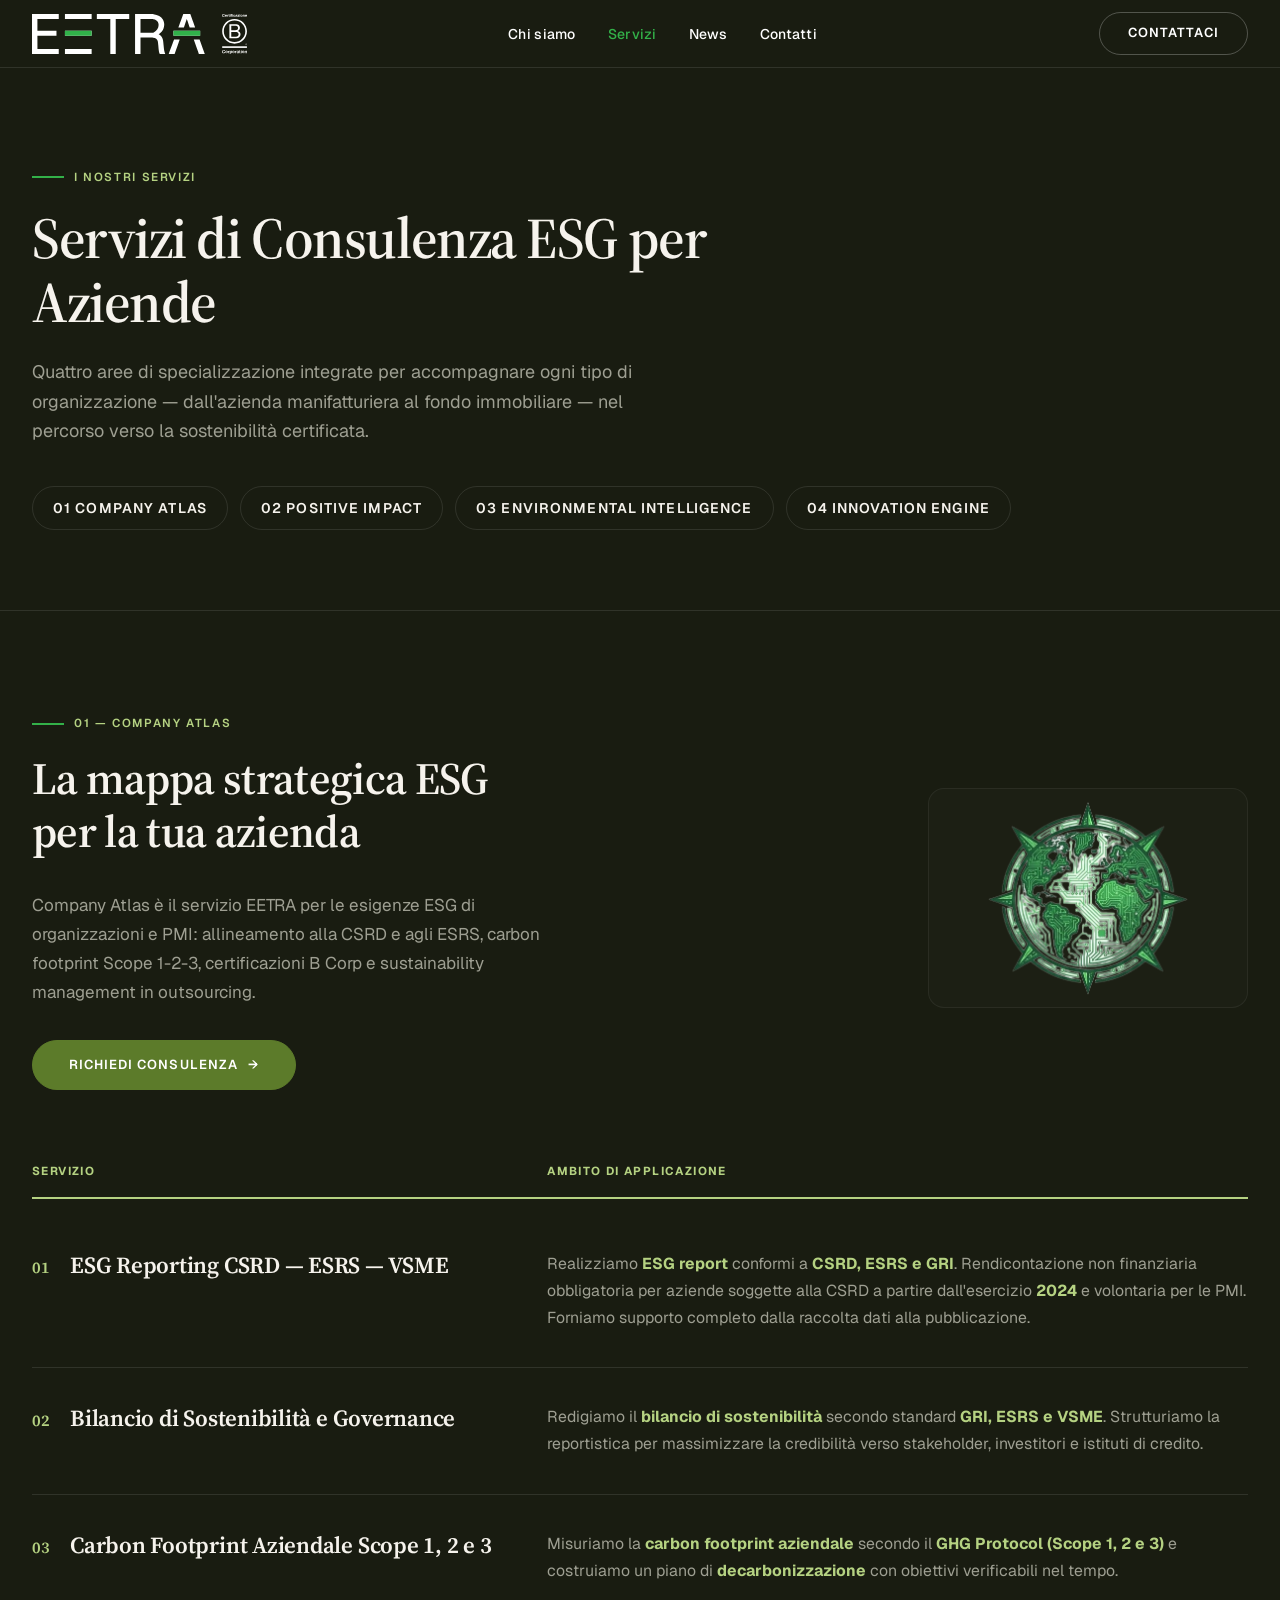
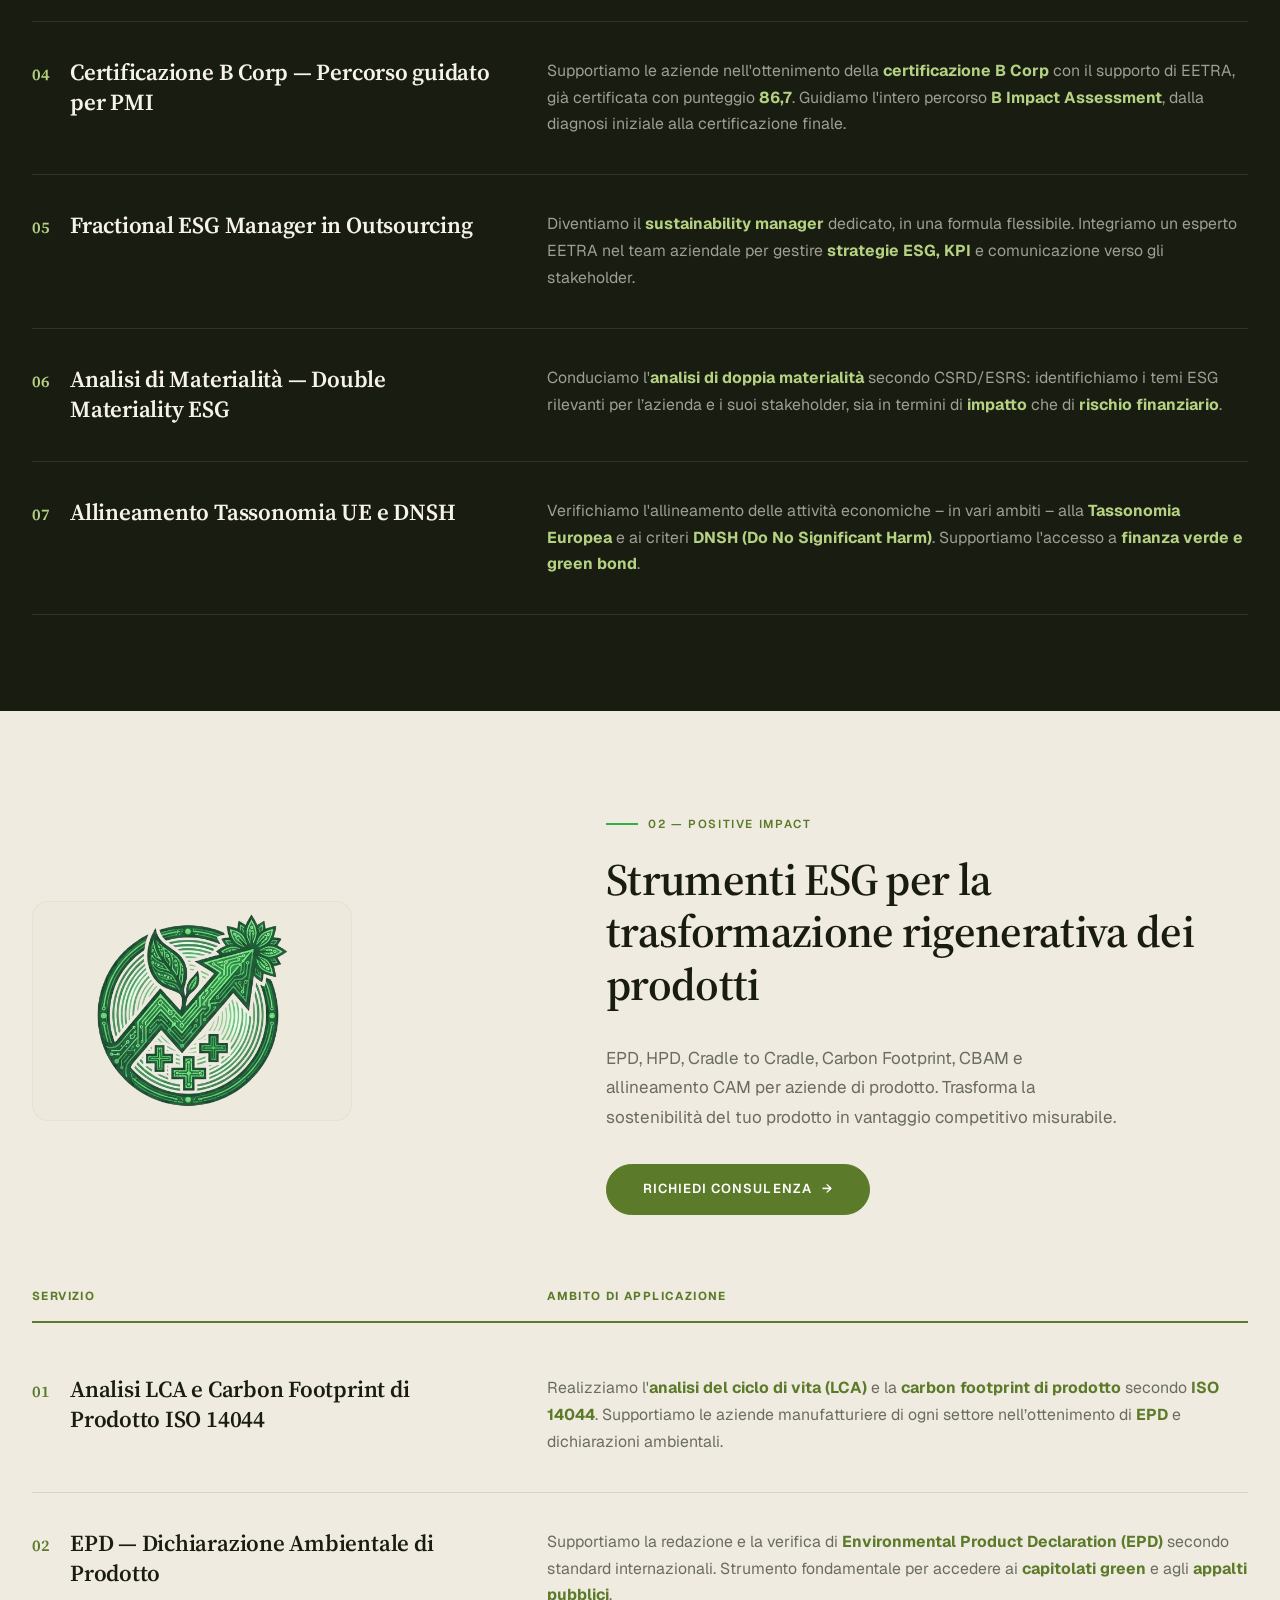
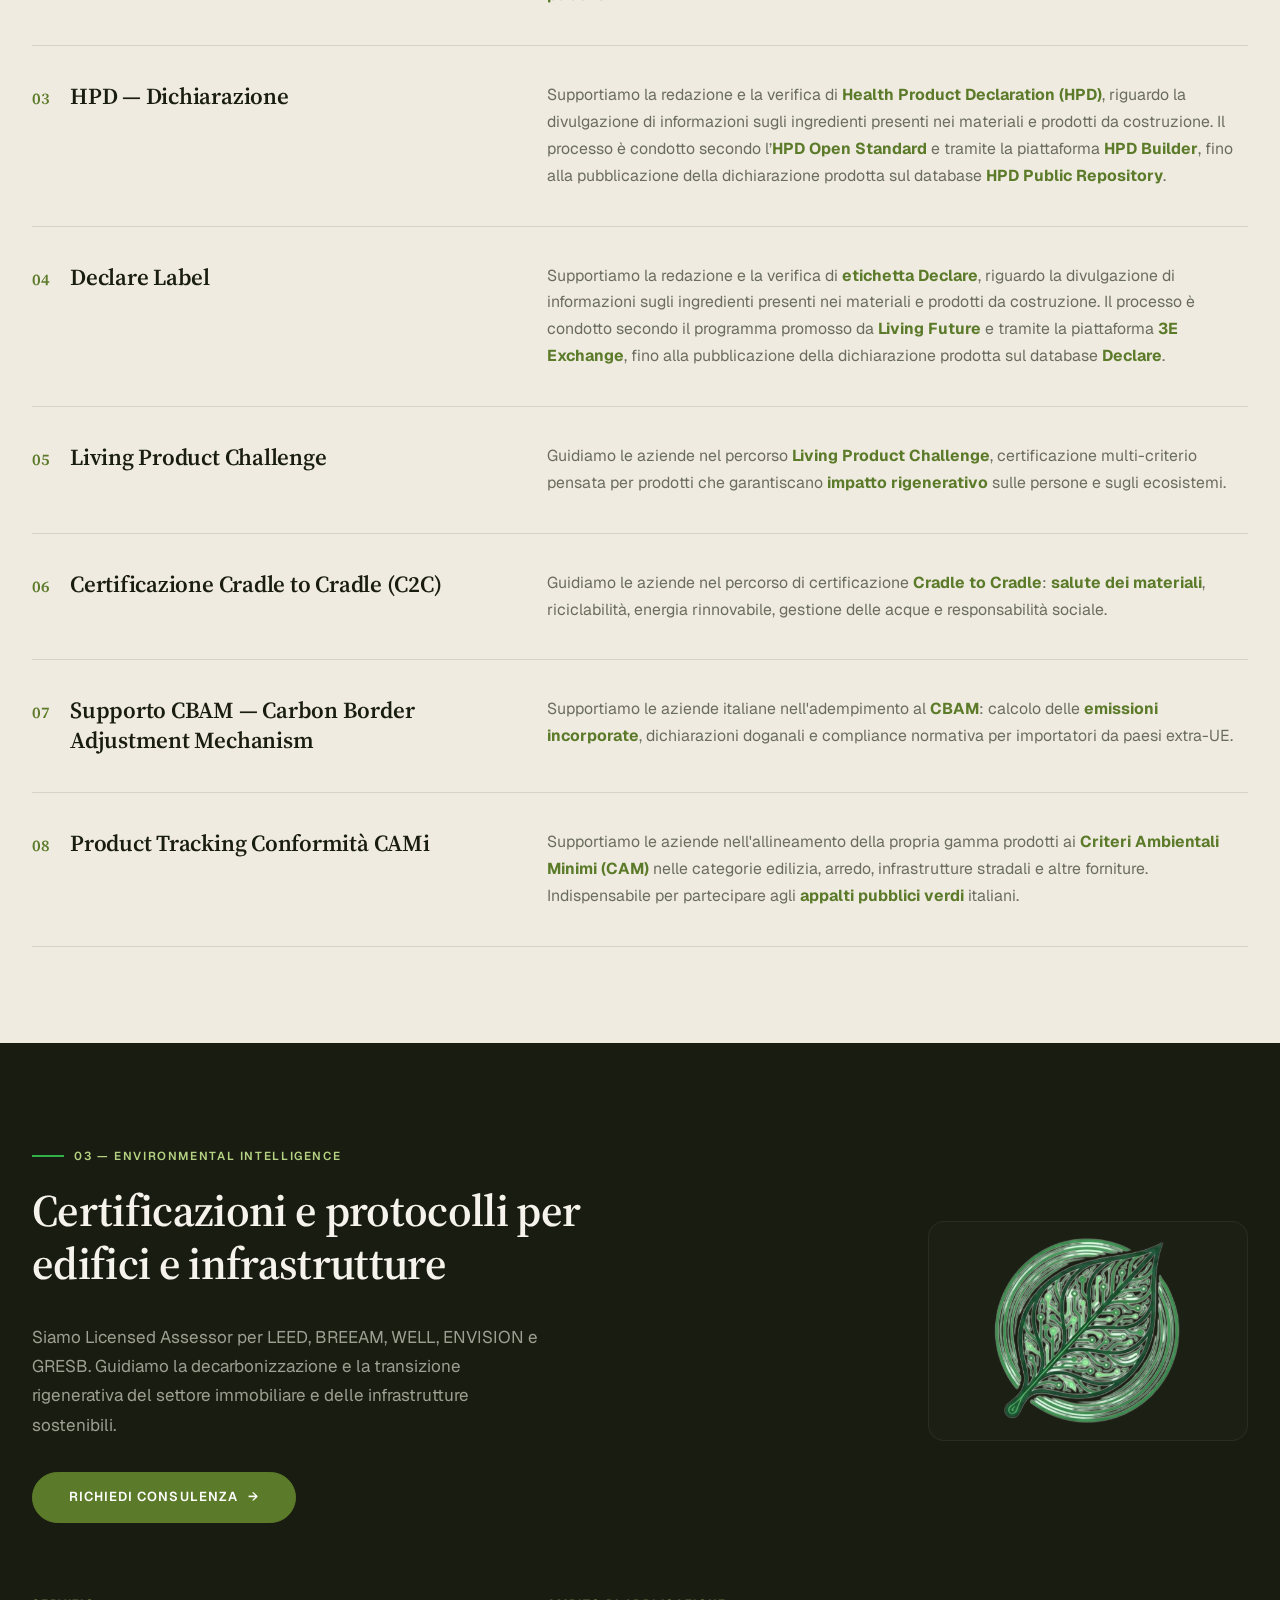
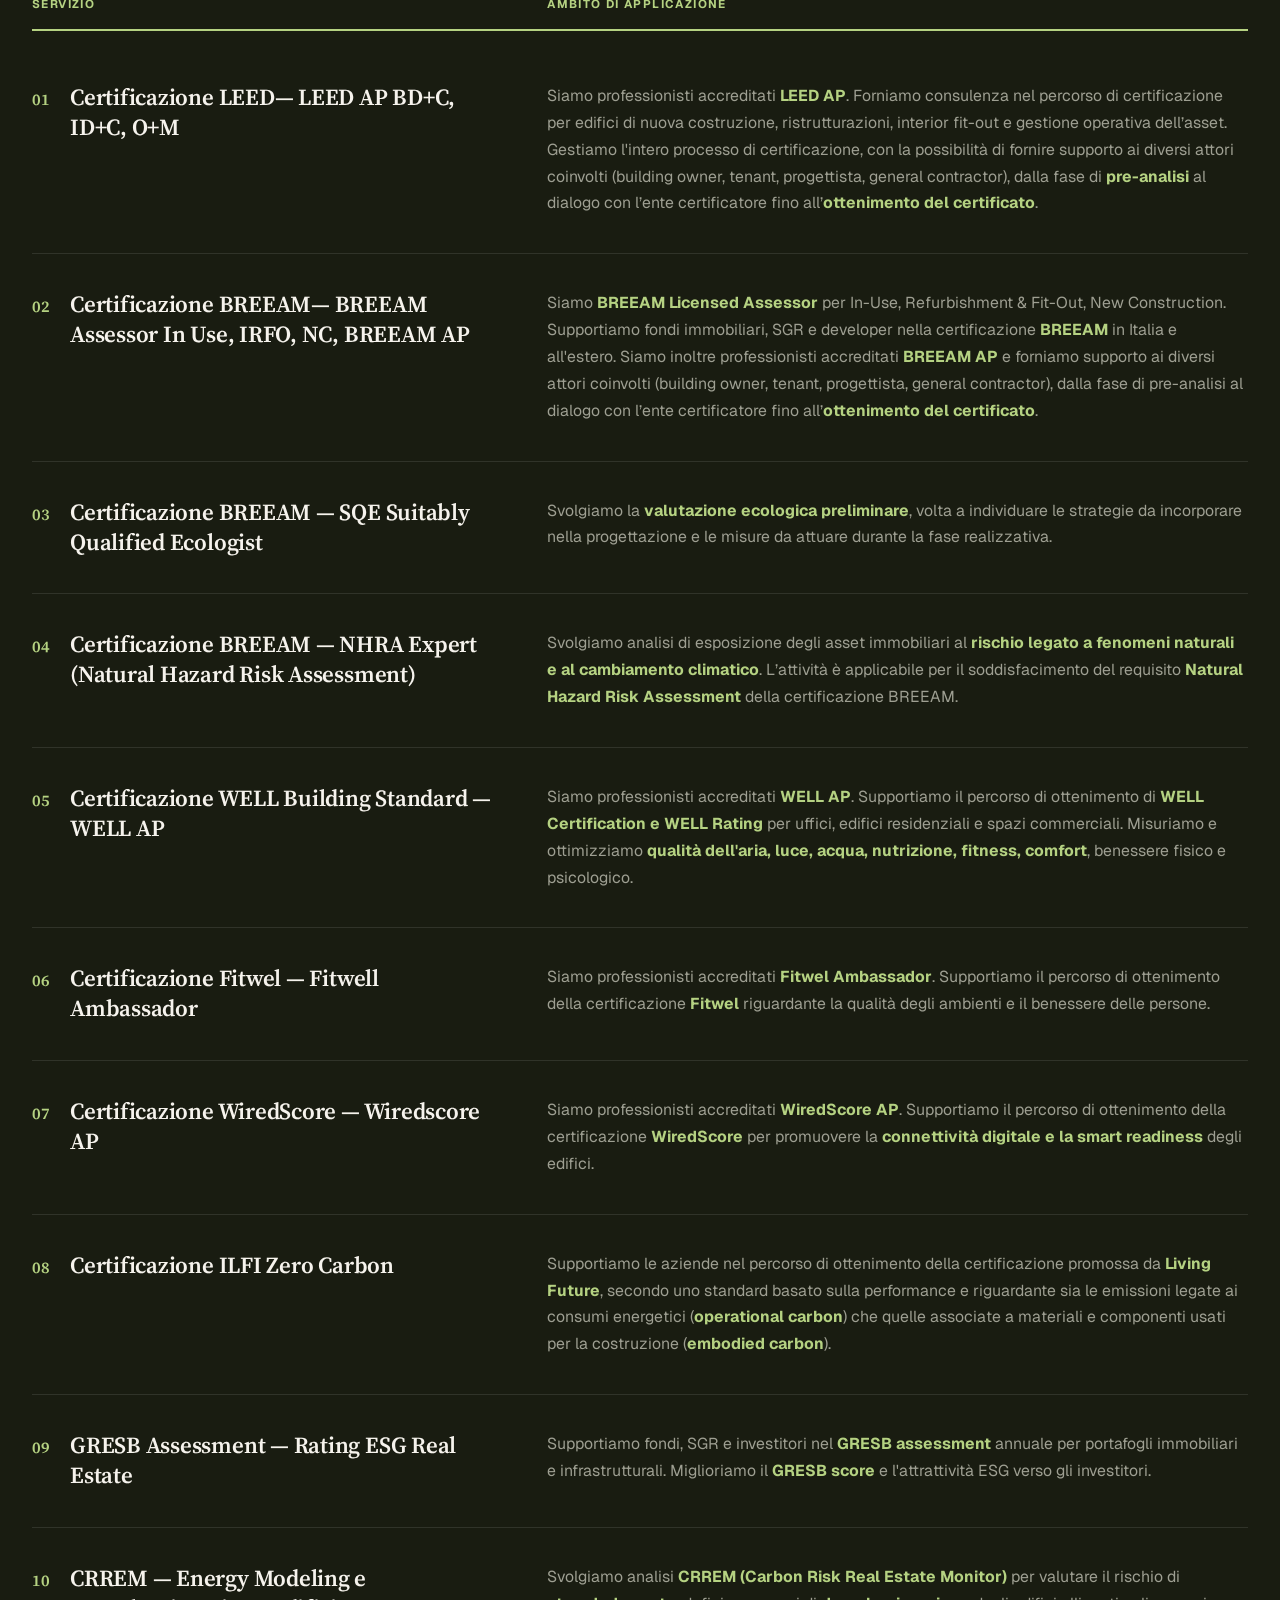
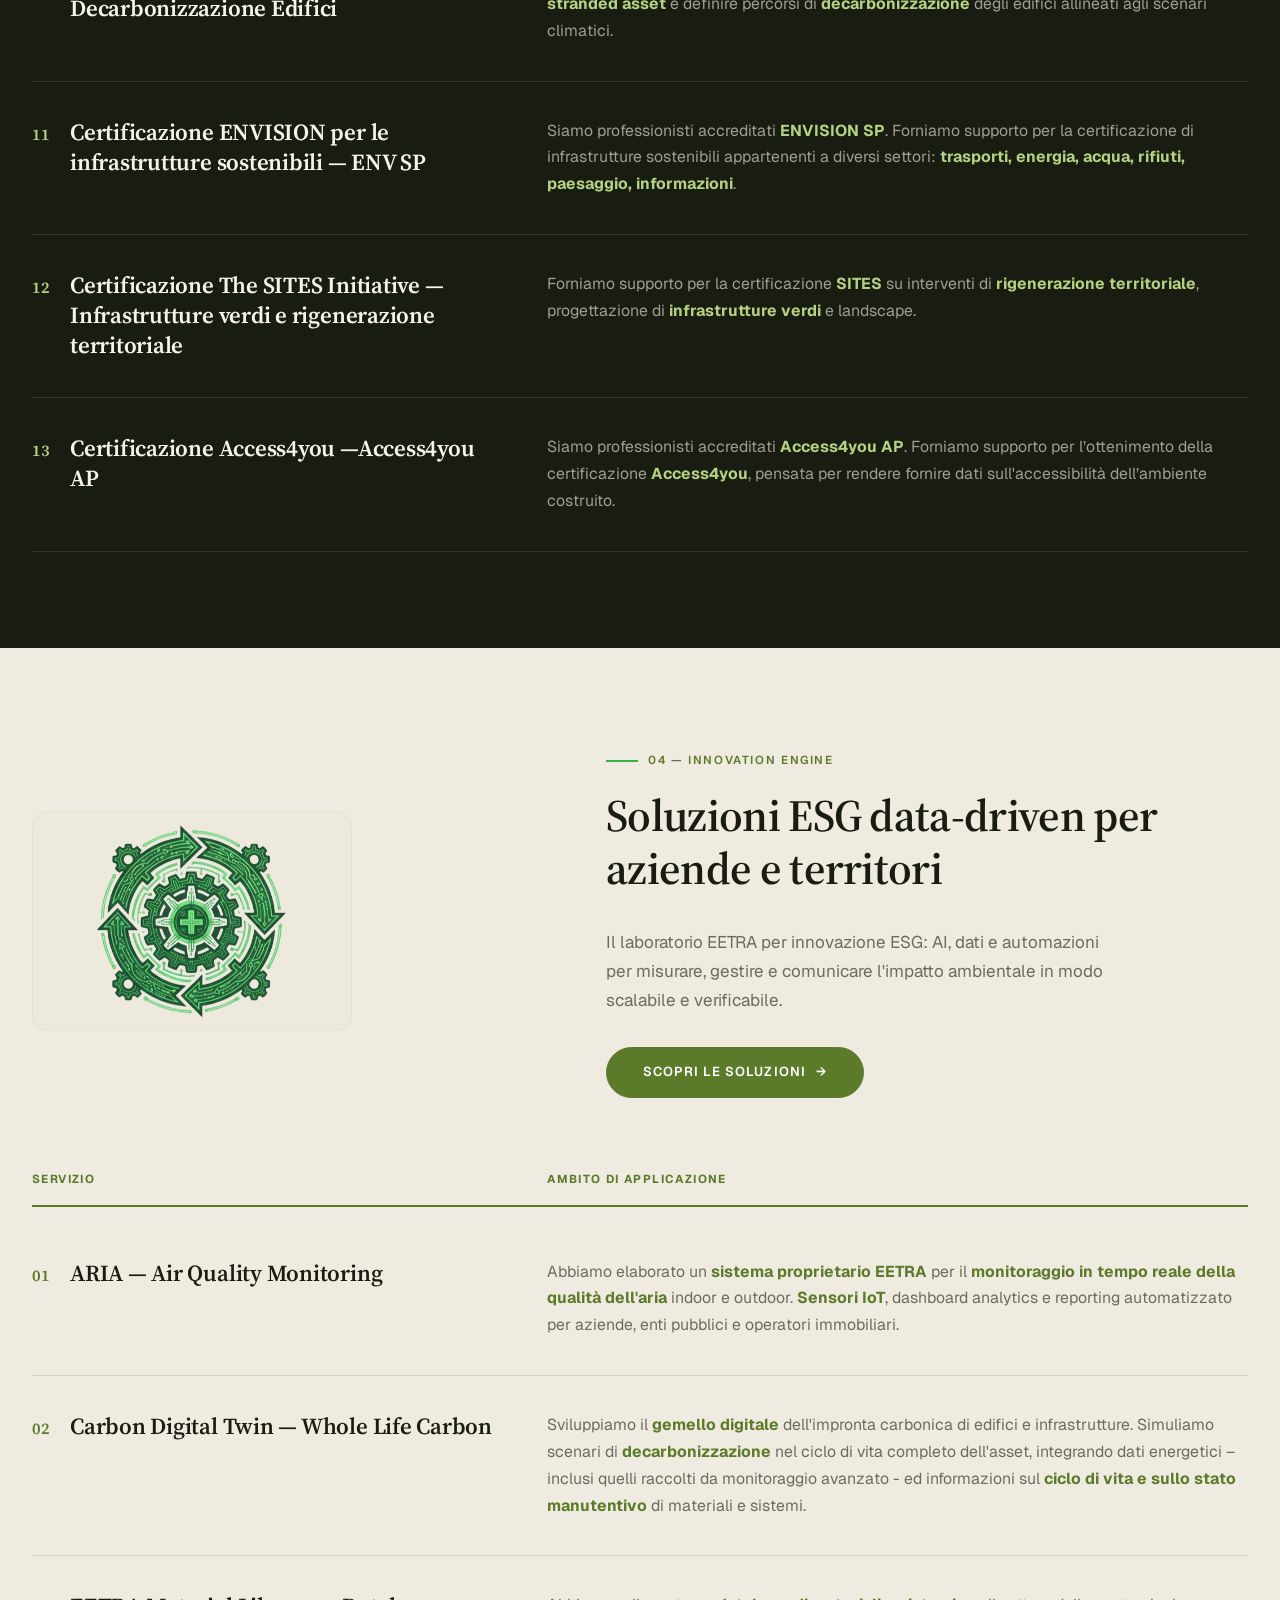
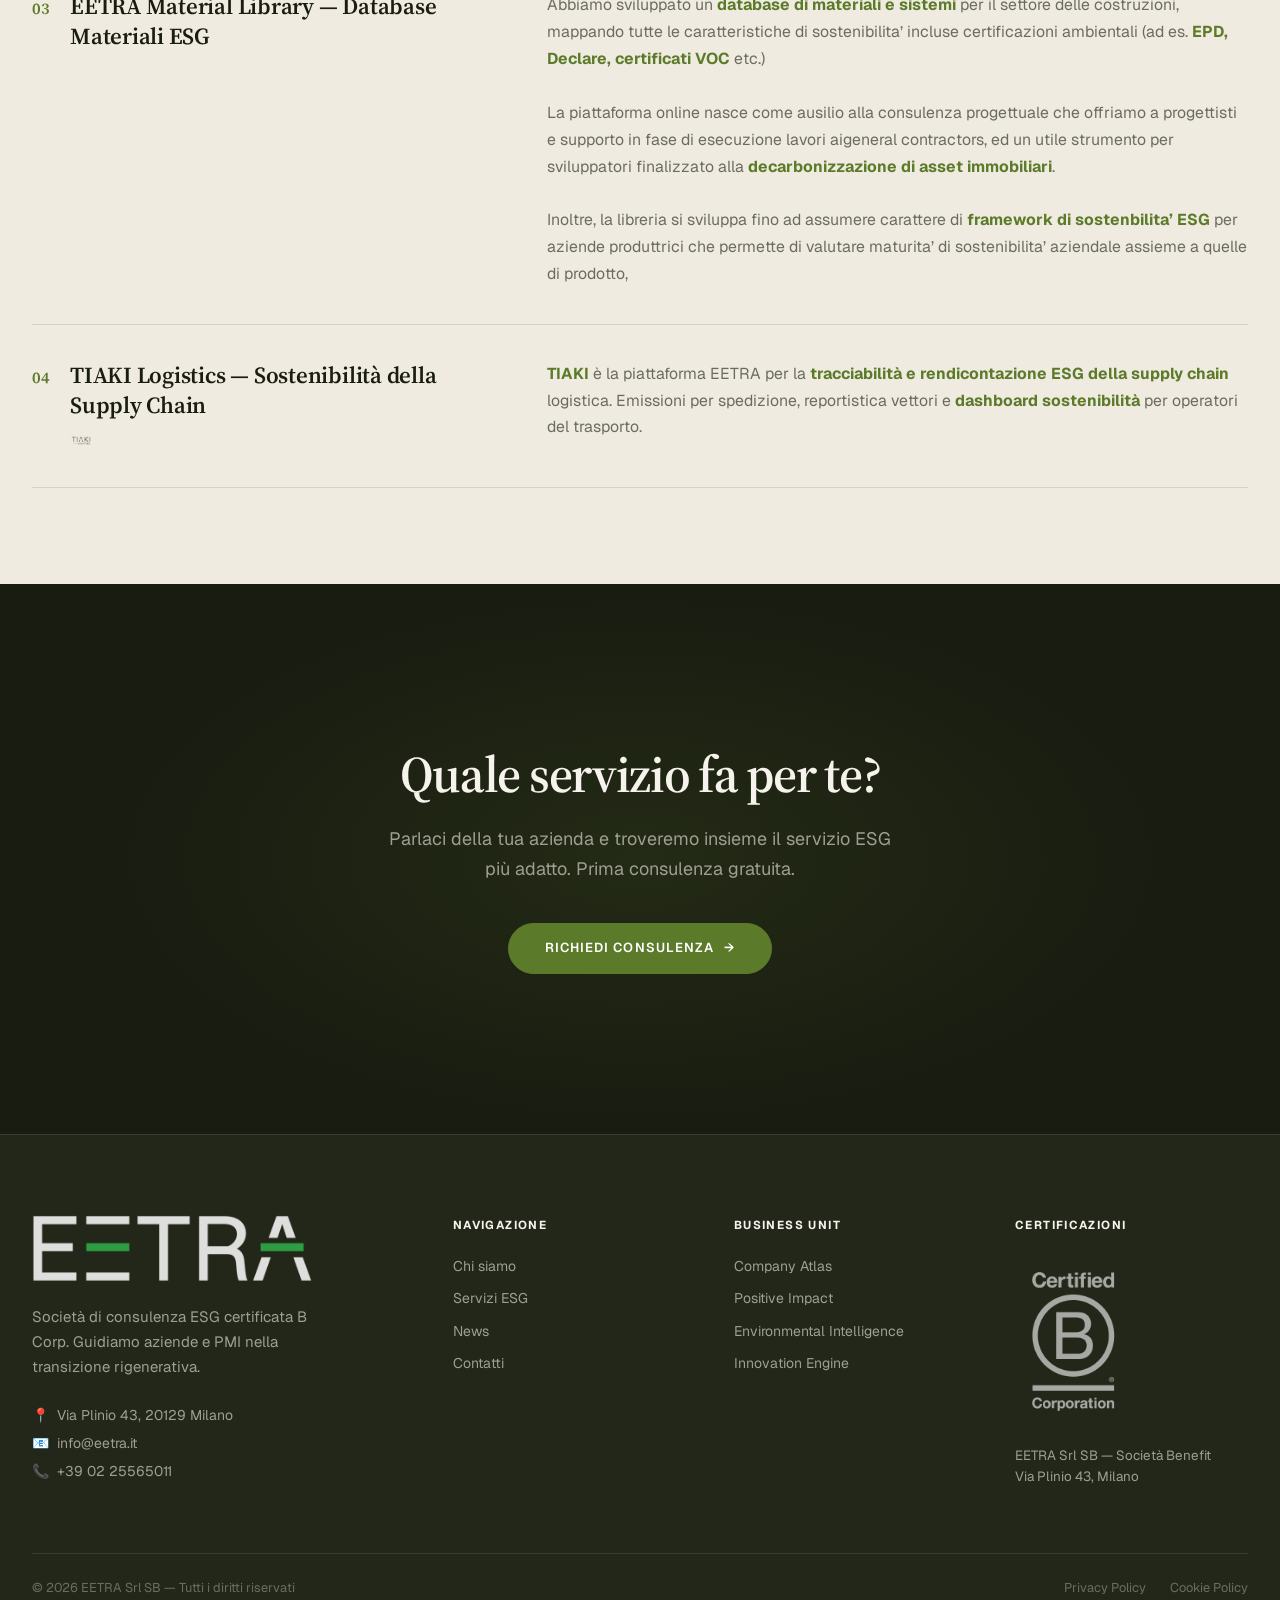
<file: servizi.html>
<!DOCTYPE html>
<html lang="it">
<head>
  <meta charset="UTF-8">
  <meta name="viewport" content="width=device-width, initial-scale=1.0">
  <title>EETRA — ESG, CSRD, Certificazioni</title>
  <meta name="description" content="Tutti i servizi ESG di EETRA: reporting CSRD/ESRS, carbon footprint, certificazioni LEED BREEAM B Corp, tassonomia UE, LCA prodotto e formazione ESG per aziende.">
    <link rel="preload" href="infosito/00_Fonts/SourceSerif4Variable-Roman.otf" as="font" type="font/otf" crossorigin>
  <link rel="preload" href="infosito/00_Fonts/Geist/Geist-VariableFont_wght.ttf" as="font" type="font/ttf" crossorigin>
  <link rel="stylesheet" href="css/style.css">
  <link rel="icon" type="image/png" href="infosito/01_Loghi/Logo EETRA/GRAPHICHE SINGOLE-01.png">
</head>
<body>

<!-- NAV -->
<nav class="nav" id="nav" role="navigation">
  <div class="nav__inner">
    <a href="index.html" class="nav__logo"><img src="infosito/01_Loghi/Logo EETRA/LOGO BCORP/Logo Bianco (1) (1) (3).svg" alt="EETRA logo"></a>
          <ul class="nav__links" role="list">
        <li><a href="chi-siamo.html" class="nav__link">Chi siamo</a></li>
        <li><a href="servizi.html" class="nav__link active">Servizi</a></li>
        <li><a href="news.html" class="nav__link">News</a></li>
        <li><a href="contatti.html" class="nav__link">Contatti</a></li>
      </ul>
    <a href="contatti.html" class="btn btn-primary nav__cta">Contattaci</a>
    <button class="nav__hamburger" id="hamburger" aria-label="Apri menu"><span></span><span></span><span></span></button>
  </div>
</nav>
<div class="nav__mobile" id="mobileMenu">
    <a href="chi-siamo.html" class="nav__mobile-link">Chi siamo</a>
    <a href="servizi.html" class="nav__mobile-link">Servizi</a>
    <a href="news.html" class="nav__mobile-link">News</a>
        <a href="contatti.html" class="nav__mobile-link">Contatti</a>
    <div class="nav__mobile-cta"><a href="contatti.html" class="btn btn-primary">Contattaci</a></div>
</div>

<!-- PAGE HERO -->
<section class="page-hero">
  <div class="container">
    <div class="sec-label sec-label--lt"><span>I nostri servizi</span></div>
    <h1 class="page-hero__title fade-up">
      Servizi di Consulenza ESG per Aziende
    </h1>
    <p class="page-hero__sub fade-up delay-1">
      Quattro aree di specializzazione integrate per accompagnare ogni tipo di organizzazione — dall'azienda manifatturiera al fondo immobiliare — nel percorso verso la sostenibilità certificata.
    </p>
    <!-- Quick nav -->
    <div style="display:flex; gap:0.75rem; flex-wrap:wrap; margin-top:2.5rem" class="fade-up delay-2">
      <a href="#company-atlas" class="btn btn-outline" style="font-size:0.875rem; padding:0.6rem 1.25rem">01 Company Atlas</a>
      <a href="#positive-impact" class="btn btn-outline" style="font-size:0.875rem; padding:0.6rem 1.25rem">02 Positive Impact</a>
      <a href="#environmental-intelligence" class="btn btn-outline" style="font-size:0.875rem; padding:0.6rem 1.25rem">03 Environmental Intelligence</a>
      <a href="#innovation-engine" class="btn btn-outline" style="font-size:0.875rem; padding:0.6rem 1.25rem">04 Innovation Engine</a>
    </div>
  </div>
</section>

<!-- ============================================================
     01 — COMPANY ATLAS
     ============================================================ -->
<section id="company-atlas" class="section th-dark" aria-label="Company Atlas - Consulenza ESG Aziendale">
  <div class="container">
    <div class="service-bu-header">
      <div class="fade-up">
        <div class="sec-label sec-label--lt"><span>01 — Company Atlas</span></div>
        <h2 class="t-h2 mb-4">
          La mappa strategica ESG<br>per la tua azienda
        </h2>
        <p style="font-size:1.0625rem; color:var(--muted-lt); line-height:1.72; margin-bottom:2rem; max-width:520px">
          Company Atlas è il servizio EETRA per le esigenze ESG di organizzazioni e PMI: allineamento alla CSRD e agli ESRS, carbon footprint Scope 1-2-3, certificazioni B Corp e sustainability management in outsourcing.
        </p>
        <a href="contatti.html" class="btn btn-primary">Richiedi consulenza <span class="arrow">→</span></a>
      </div>
      <div class="service-bu-img fade-up delay-1">
        <img src="infosito/company atlas (1).png" alt="Company Atlas" loading="lazy">
      </div>
    </div>

    <!-- Services Table -->
    <div class="service-table fade-up">
      <div class="service-table-header">
        <div class="service-table-header__col">SERVIZIO</div>
        <div class="service-table-header__col">AMBITO DI APPLICAZIONE</div>
      </div>

      <!-- Item 1 -->
      <div class="service-row">
        <div class="service-row__name-col">
          <span class="service-row__number">01</span>
          <h3 class="service-row__title">ESG Reporting CSRD — ESRS — VSME</h3>
        </div>
        <div class="service-row__desc-col">
          <p class="service-row__desc">Realizziamo <strong style="color:var(--green-pale);font-weight:700">ESG report</strong> conformi a <strong style="color:var(--green-pale);font-weight:700">CSRD, ESRS e GRI</strong>. Rendicontazione non finanziaria obbligatoria per aziende soggette alla CSRD a partire dall'esercizio <strong style="color:var(--green-pale);font-weight:700">2024</strong> e volontaria per le PMI. Forniamo supporto completo dalla raccolta dati alla pubblicazione.</p>
        </div>
      </div>

      <!-- Item 2 -->
      <div class="service-row">
        <div class="service-row__name-col">
          <span class="service-row__number">02</span>
          <h3 class="service-row__title">Bilancio di Sostenibilità e Governance</h3>
        </div>
        <div class="service-row__desc-col">
          <p class="service-row__desc">Redigiamo il <strong style="color:var(--green-pale);font-weight:700">bilancio di sostenibilità</strong> secondo standard <strong style="color:var(--green-pale);font-weight:700">GRI, ESRS e VSME</strong>. Strutturiamo la reportistica per massimizzare la credibilità verso stakeholder, investitori e istituti di credito.</p>
        </div>
      </div>

      <!-- Item 3 -->
      <div class="service-row">
        <div class="service-row__name-col">
          <span class="service-row__number">03</span>
          <h3 class="service-row__title">Carbon Footprint Aziendale Scope 1, 2 e 3</h3>
        </div>
        <div class="service-row__desc-col">
          <p class="service-row__desc">Misuriamo la <strong style="color:var(--green-pale);font-weight:700">carbon footprint aziendale</strong> secondo il <strong style="color:var(--green-pale);font-weight:700">GHG Protocol (Scope 1, 2 e 3)</strong> e costruiamo un piano di <strong style="color:var(--green-pale);font-weight:700">decarbonizzazione</strong> con obiettivi verificabili nel tempo.</p>
        </div>
      </div>

      <!-- Item 4 -->
      <div class="service-row">
        <div class="service-row__name-col">
          <span class="service-row__number">04</span>
          <h3 class="service-row__title">Certificazione B Corp — Percorso guidato per PMI</h3>
        </div>
        <div class="service-row__desc-col">
          <p class="service-row__desc">Supportiamo le aziende nell'ottenimento della <strong style="color:var(--green-pale);font-weight:700">certificazione B Corp</strong> con il supporto di EETRA, già certificata con punteggio <strong style="color:var(--green-pale);font-weight:700">86,7</strong>. Guidiamo l'intero percorso <strong style="color:var(--green-pale);font-weight:700">B Impact Assessment</strong>, dalla diagnosi iniziale alla certificazione finale.</p>
        </div>
      </div>

      <!-- Item 5 -->
      <div class="service-row">
        <div class="service-row__name-col">
          <span class="service-row__number">05</span>
          <h3 class="service-row__title">Fractional ESG Manager in Outsourcing</h3>
        </div>
        <div class="service-row__desc-col">
          <p class="service-row__desc">Diventiamo il <strong style="color:var(--green-pale);font-weight:700">sustainability manager</strong> dedicato, in una formula flessibile. Integriamo un esperto EETRA nel team aziendale per gestire <strong style="color:var(--green-pale);font-weight:700">strategie ESG, KPI</strong> e comunicazione verso gli stakeholder.</p>
        </div>
      </div>

      <!-- Item 6 -->
      <div class="service-row">
        <div class="service-row__name-col">
          <span class="service-row__number">06</span>
          <h3 class="service-row__title">Analisi di Materialità — Double Materiality ESG</h3>
        </div>
        <div class="service-row__desc-col">
          <p class="service-row__desc">Conduciamo l'<strong style="color:var(--green-pale);font-weight:700">analisi di doppia materialità</strong> secondo CSRD/ESRS: identifichiamo i temi ESG rilevanti per l’azienda e i suoi stakeholder, sia in termini di <strong style="color:var(--green-pale);font-weight:700">impatto</strong> che di <strong style="color:var(--green-pale);font-weight:700">rischio finanziario</strong>.</p>
        </div>
      </div>

      <!-- Item 7 -->
      <div class="service-row">
        <div class="service-row__name-col">
          <span class="service-row__number">07</span>
          <h3 class="service-row__title">Allineamento Tassonomia UE e DNSH</h3>
        </div>
        <div class="service-row__desc-col">
          <p class="service-row__desc">Verifichiamo l'allineamento delle attività economiche – in vari ambiti – alla <strong style="color:var(--green-pale);font-weight:700">Tassonomia Europea</strong> e ai criteri <strong style="color:var(--green-pale);font-weight:700">DNSH (Do No Significant Harm)</strong>. Supportiamo l'accesso a <strong style="color:var(--green-pale);font-weight:700">finanza verde e green bond</strong>.</p>
        </div>
      </div>
    </div>
  </div>
</section>

<!-- ============================================================
     02 — POSITIVE IMPACT
     ============================================================ -->
<section id="positive-impact" class="section th-cream" aria-label="Positive Impact - Sostenibilità prodotti">
  <div class="container">
    <div class="service-bu-header service-bu-header--reverse">
      <div class="service-bu-img fade-up">
        <img src="infosito/positive impact.png" alt="Positive Impact" loading="lazy">
      </div>
      <div class="fade-up delay-1">
        <div class="sec-label"><span>02 — Positive Impact</span></div>
        <h2 class="t-h2 mb-4" style="color:var(--dark)">
          Strumenti ESG per la trasformazione rigenerativa dei prodotti
        </h2>
        <p style="font-size:1.0625rem; color:var(--muted-dk); line-height:1.72; margin-bottom:2rem; max-width:520px">
          EPD, HPD, Cradle to Cradle, Carbon Footprint, CBAM e allineamento CAM per aziende di prodotto. Trasforma la sostenibilità del tuo prodotto in vantaggio competitivo misurabile.
        </p>
        <a href="contatti.html" class="btn btn-primary">Richiedi consulenza <span class="arrow">→</span></a>
      </div>
    </div>

    <!-- Services Table -->
    <div class="service-table fade-up">
      <div class="service-table-header">
        <div class="service-table-header__col">SERVIZIO</div>
        <div class="service-table-header__col">AMBITO DI APPLICAZIONE</div>
      </div>

      <!-- Item 1 -->
      <div class="service-row">
        <div class="service-row__name-col">
          <span class="service-row__number">01</span>
          <h3 class="service-row__title">Analisi LCA e Carbon Footprint di Prodotto ISO 14044</h3>
        </div>
        <div class="service-row__desc-col">
          <p class="service-row__desc">Realizziamo l'<strong style="color:var(--green);font-weight:700">analisi del ciclo di vita (LCA)</strong> e la <strong style="color:var(--green);font-weight:700">carbon footprint di prodotto</strong> secondo <strong style="color:var(--green);font-weight:700">ISO 14044</strong>. Supportiamo le aziende manufatturiere di ogni settore nell’ottenimento di <strong style="color:var(--green);font-weight:700">EPD</strong> e dichiarazioni ambientali.</p>
        </div>
      </div>

      <!-- Item 2 -->
      <div class="service-row">
        <div class="service-row__name-col">
          <span class="service-row__number">02</span>
          <h3 class="service-row__title">EPD — Dichiarazione Ambientale di Prodotto</h3>
        </div>
        <div class="service-row__desc-col">
          <p class="service-row__desc">Supportiamo la redazione e la verifica di <strong style="color:var(--green);font-weight:700">Environmental Product Declaration (EPD)</strong> secondo standard internazionali. Strumento fondamentale per accedere ai <strong style="color:var(--green);font-weight:700">capitolati green</strong> e agli <strong style="color:var(--green);font-weight:700">appalti pubblici</strong>.</p>
        </div>
      </div>

      <!-- Item 3 -->
      <div class="service-row">
        <div class="service-row__name-col">
          <span class="service-row__number">03</span>
          <h3 class="service-row__title">HPD — Dichiarazione</h3>
        </div>
        <div class="service-row__desc-col">
          <p class="service-row__desc">Supportiamo la redazione e la verifica di <strong style="color:var(--green);font-weight:700">Health Product Declaration (HPD)</strong>, riguardo la divulgazione di informazioni sugli ingredienti presenti nei materiali e prodotti da costruzione. Il processo è condotto secondo l’<strong style="color:var(--green);font-weight:700">HPD Open Standard</strong> e tramite la piattaforma <strong style="color:var(--green);font-weight:700">HPD Builder</strong>, fino alla pubblicazione della dichiarazione prodotta sul database <strong style="color:var(--green);font-weight:700">HPD Public Repository</strong>.</p>
        </div>
      </div>

      <!-- Item 4 -->
      <div class="service-row">
        <div class="service-row__name-col">
          <span class="service-row__number">04</span>
          <h3 class="service-row__title">Declare Label</h3>
        </div>
        <div class="service-row__desc-col">
          <p class="service-row__desc">Supportiamo la redazione e la verifica di <strong style="color:var(--green);font-weight:700">etichetta Declare</strong>, riguardo la divulgazione di informazioni sugli ingredienti presenti nei materiali e prodotti da costruzione. Il processo è condotto secondo il programma promosso da <strong style="color:var(--green);font-weight:700">Living Future</strong> e tramite la piattaforma <strong style="color:var(--green);font-weight:700">3E Exchange</strong>, fino alla pubblicazione della dichiarazione prodotta sul database <strong style="color:var(--green);font-weight:700">Declare</strong>.</p>
        </div>
      </div>

      <!-- Item 5 -->
      <div class="service-row">
        <div class="service-row__name-col">
          <span class="service-row__number">05</span>
          <h3 class="service-row__title">Living Product Challenge</h3>
        </div>
        <div class="service-row__desc-col">
          <p class="service-row__desc">Guidiamo le aziende nel percorso <strong style="color:var(--green);font-weight:700">Living Product Challenge</strong>, certificazione multi-criterio pensata per prodotti che garantiscano <strong style="color:var(--green);font-weight:700">impatto rigenerativo</strong> sulle persone e sugli ecosistemi.</p>
        </div>
      </div>

      <!-- Item 6 -->
      <div class="service-row">
        <div class="service-row__name-col">
          <span class="service-row__number">06</span>
          <h3 class="service-row__title">Certificazione Cradle to Cradle (C2C)</h3>
        </div>
        <div class="service-row__desc-col">
          <p class="service-row__desc">Guidiamo le aziende nel percorso di certificazione <strong style="color:var(--green);font-weight:700">Cradle to Cradle</strong>: <strong style="color:var(--green);font-weight:700">salute dei materiali</strong>, riciclabilità, energia rinnovabile, gestione delle acque e responsabilità sociale.</p>
        </div>
      </div>

      <!-- Item 7 -->
      <div class="service-row">
        <div class="service-row__name-col">
          <span class="service-row__number">07</span>
          <h3 class="service-row__title">Supporto CBAM — Carbon Border Adjustment Mechanism</h3>
        </div>
        <div class="service-row__desc-col">
          <p class="service-row__desc">Supportiamo le aziende italiane nell'adempimento al <strong style="color:var(--green);font-weight:700">CBAM</strong>: calcolo delle <strong style="color:var(--green);font-weight:700">emissioni incorporate</strong>, dichiarazioni doganali e compliance normativa per importatori da paesi extra-UE.</p>
        </div>
      </div>

      <!-- Item 8 -->
      <div class="service-row">
        <div class="service-row__name-col">
          <span class="service-row__number">08</span>
          <h3 class="service-row__title">Product Tracking Conformità CAMi</h3>
        </div>
        <div class="service-row__desc-col">
          <p class="service-row__desc">Supportiamo le aziende nell'allineamento della propria gamma prodotti ai <strong style="color:var(--green);font-weight:700">Criteri Ambientali Minimi (CAM)</strong> nelle categorie edilizia, arredo, infrastrutture stradali e altre forniture. Indispensabile per partecipare agli <strong style="color:var(--green);font-weight:700">appalti pubblici verdi</strong> italiani.</p>
        </div>
      </div>
    </div>
  </div>
</section>

<!-- ============================================================
     03 — ENVIRONMENTAL INTELLIGENCE
     ============================================================ -->
<section id="environmental-intelligence" class="section th-dark" aria-label="Environmental Intelligence - Certificazioni edifici">
  <div class="container">
    <div class="service-bu-header">
      <div class="fade-up">
        <div class="sec-label sec-label--lt"><span>03 — Environmental Intelligence</span></div>
        <h2 class="t-h2 mb-4">
          Certificazioni e protocolli per edifici e infrastrutture
        </h2>
        <p style="font-size:1.0625rem; color:var(--muted-lt); line-height:1.72; margin-bottom:2rem; max-width:520px">
          Siamo Licensed Assessor per LEED, BREEAM, WELL, ENVISION e GRESB. Guidiamo la decarbonizzazione e la transizione rigenerativa del settore immobiliare e delle infrastrutture sostenibili.
        </p>
        <a href="contatti.html" class="btn btn-primary">Richiedi consulenza <span class="arrow">→</span></a>
      </div>
      <div class="service-bu-img fade-up delay-1">
        <img src="infosito/environmental intelligence.png" alt="Environmental Intelligence" loading="lazy">
      </div>
    </div>

    <!-- Services Table -->
    <div class="service-table fade-up">
      <div class="service-table-header">
        <div class="service-table-header__col">SERVIZIO</div>
        <div class="service-table-header__col">AMBITO DI APPLICAZIONE</div>
      </div>

      <!-- Item 1 -->
      <div class="service-row">
        <div class="service-row__name-col">
          <span class="service-row__number">01</span>
          <h3 class="service-row__title">Certificazione LEED— LEED AP BD+C, ID+C, O+M</h3>
        </div>
        <div class="service-row__desc-col">
          <p class="service-row__desc">Siamo professionisti accreditati <strong style="color:var(--green-pale);font-weight:700">LEED AP</strong>. Forniamo consulenza nel percorso di certificazione per edifici di nuova costruzione, ristrutturazioni, interior fit-out e gestione operativa dell’asset. Gestiamo l'intero processo di certificazione, con la possibilità di fornire supporto ai diversi attori coinvolti (building owner, tenant, progettista, general contractor), dalla fase di <strong style="color:var(--green-pale);font-weight:700">pre-analisi</strong> al dialogo con l’ente certificatore fino all’<strong style="color:var(--green-pale);font-weight:700">ottenimento del certificato</strong>.</p>
        </div>
      </div>

      <!-- Item 2 -->
      <div class="service-row">
        <div class="service-row__name-col">
          <span class="service-row__number">02</span>
          <h3 class="service-row__title">Certificazione BREEAM— BREEAM Assessor In Use, IRFO, NC, BREEAM AP</h3>
        </div>
        <div class="service-row__desc-col">
          <p class="service-row__desc">Siamo <strong style="color:var(--green-pale);font-weight:700">BREEAM Licensed Assessor</strong> per In-Use, Refurbishment & Fit-Out, New Construction. Supportiamo fondi immobiliari, SGR e developer nella certificazione <strong style="color:var(--green-pale);font-weight:700">BREEAM</strong> in Italia e all'estero. Siamo inoltre professionisti accreditati <strong style="color:var(--green-pale);font-weight:700">BREEAM AP</strong> e forniamo supporto ai diversi attori coinvolti (building owner, tenant, progettista, general contractor), dalla fase di pre-analisi al dialogo con l’ente certificatore fino all’<strong style="color:var(--green-pale);font-weight:700">ottenimento del certificato</strong>.</p>
        </div>
      </div>

      <!-- Item 3 -->
      <div class="service-row">
        <div class="service-row__name-col">
          <span class="service-row__number">03</span>
          <h3 class="service-row__title">Certificazione BREEAM — SQE Suitably Qualified Ecologist</h3>
        </div>
        <div class="service-row__desc-col">
          <p class="service-row__desc">Svolgiamo la <strong style="color:var(--green-pale);font-weight:700">valutazione ecologica preliminare</strong>, volta a individuare le strategie da incorporare nella progettazione e le misure da attuare durante la fase realizzativa.</p>
        </div>
      </div>

      <!-- Item 4 -->
      <div class="service-row">
        <div class="service-row__name-col">
          <span class="service-row__number">04</span>
          <h3 class="service-row__title">Certificazione BREEAM — NHRA Expert (Natural Hazard Risk Assessment)</h3>
        </div>
        <div class="service-row__desc-col">
          <p class="service-row__desc">Svolgiamo analisi di esposizione degli asset immobiliari al <strong style="color:var(--green-pale);font-weight:700">rischio legato a fenomeni naturali e al cambiamento climatico</strong>. L’attività è applicabile per il soddisfacimento del requisito <strong style="color:var(--green-pale);font-weight:700">Natural Hazard Risk Assessment</strong> della certificazione BREEAM.</p>
        </div>
      </div>

      <!-- Item 5 -->
      <div class="service-row">
        <div class="service-row__name-col">
          <span class="service-row__number">05</span>
          <h3 class="service-row__title">Certificazione WELL Building Standard — WELL AP</h3>
        </div>
        <div class="service-row__desc-col">
          <p class="service-row__desc">Siamo professionisti accreditati <strong style="color:var(--green-pale);font-weight:700">WELL AP</strong>. Supportiamo il percorso di ottenimento di <strong style="color:var(--green-pale);font-weight:700">WELL Certification e WELL Rating</strong> per uffici, edifici residenziali e spazi commerciali. Misuriamo e ottimizziamo <strong style="color:var(--green-pale);font-weight:700">qualità dell'aria, luce, acqua, nutrizione, fitness, comfort</strong>, benessere fisico e psicologico.</p>
        </div>
      </div>

      <!-- Item 6 -->
      <div class="service-row">
        <div class="service-row__name-col">
          <span class="service-row__number">06</span>
          <h3 class="service-row__title">Certificazione Fitwel — Fitwell Ambassador</h3>
        </div>
        <div class="service-row__desc-col">
          <p class="service-row__desc">Siamo professionisti accreditati <strong style="color:var(--green-pale);font-weight:700">Fitwel Ambassador</strong>. Supportiamo il percorso di ottenimento della certificazione <strong style="color:var(--green-pale);font-weight:700">Fitwel</strong> riguardante la qualità degli ambienti e il benessere delle persone.</p>
        </div>
      </div>

      <!-- Item 7 -->
      <div class="service-row">
        <div class="service-row__name-col">
          <span class="service-row__number">07</span>
          <h3 class="service-row__title">Certificazione WiredScore — Wiredscore AP</h3>
        </div>
        <div class="service-row__desc-col">
          <p class="service-row__desc">Siamo professionisti accreditati <strong style="color:var(--green-pale);font-weight:700">WiredScore AP</strong>. Supportiamo il percorso di ottenimento della certificazione <strong style="color:var(--green-pale);font-weight:700">WiredScore</strong> per promuovere la <strong style="color:var(--green-pale);font-weight:700">connettività digitale e la smart readiness</strong> degli edifici.</p>
        </div>
      </div>

      <!-- Item 8 -->
      <div class="service-row">
        <div class="service-row__name-col">
          <span class="service-row__number">08</span>
          <h3 class="service-row__title">Certificazione ILFI Zero Carbon</h3>
        </div>
        <div class="service-row__desc-col">
          <p class="service-row__desc">Supportiamo le aziende nel percorso di ottenimento della certificazione promossa da <strong style="color:var(--green-pale);font-weight:700">Living Future</strong>, secondo uno standard basato sulla performance e riguardante sia le emissioni legate ai consumi energetici (<strong style="color:var(--green-pale);font-weight:700">operational carbon</strong>) che quelle associate a materiali e componenti usati per la costruzione (<strong style="color:var(--green-pale);font-weight:700">embodied carbon</strong>).</p>
        </div>
      </div>

      <!-- Item 9 -->
      <div class="service-row">
        <div class="service-row__name-col">
          <span class="service-row__number">09</span>
          <h3 class="service-row__title">GRESB Assessment — Rating ESG Real Estate</h3>
        </div>
        <div class="service-row__desc-col">
          <p class="service-row__desc">Supportiamo fondi, SGR e investitori nel <strong style="color:var(--green-pale);font-weight:700">GRESB assessment</strong> annuale per portafogli immobiliari e infrastrutturali. Miglioriamo il <strong style="color:var(--green-pale);font-weight:700">GRESB score</strong> e l'attrattività ESG verso gli investitori.</p>
        </div>
      </div>

      <!-- Item 10 -->
      <div class="service-row">
        <div class="service-row__name-col">
          <span class="service-row__number">10</span>
          <h3 class="service-row__title">CRREM — Energy Modeling e Decarbonizzazione Edifici</h3>
        </div>
        <div class="service-row__desc-col">
          <p class="service-row__desc">Svolgiamo analisi <strong style="color:var(--green-pale);font-weight:700">CRREM (Carbon Risk Real Estate Monitor)</strong> per valutare il rischio di <strong style="color:var(--green-pale);font-weight:700">stranded asset</strong> e definire percorsi di <strong style="color:var(--green-pale);font-weight:700">decarbonizzazione</strong> degli edifici allineati agli scenari climatici.</p>
        </div>
      </div>

      <!-- Item 11 -->
      <div class="service-row">
        <div class="service-row__name-col">
          <span class="service-row__number">11</span>
          <h3 class="service-row__title">Certificazione ENVISION per le infrastrutture sostenibili — ENV SP</h3>
        </div>
        <div class="service-row__desc-col">
          <p class="service-row__desc">Siamo professionisti accreditati <strong style="color:var(--green-pale);font-weight:700">ENVISION SP</strong>. Forniamo supporto per la certificazione di infrastrutture sostenibili appartenenti a diversi settori: <strong style="color:var(--green-pale);font-weight:700">trasporti, energia, acqua, rifiuti, paesaggio, informazioni</strong>.</p>
        </div>
      </div>

      <!-- Item 12 -->
      <div class="service-row">
        <div class="service-row__name-col">
          <span class="service-row__number">12</span>
          <h3 class="service-row__title">Certificazione The SITES Initiative — Infrastrutture verdi e rigenerazione territoriale</h3>
        </div>
        <div class="service-row__desc-col">
          <p class="service-row__desc">Forniamo supporto per la certificazione <strong style="color:var(--green-pale);font-weight:700">SITES</strong> su interventi di <strong style="color:var(--green-pale);font-weight:700">rigenerazione territoriale</strong>, progettazione di <strong style="color:var(--green-pale);font-weight:700">infrastrutture verdi</strong> e landscape.</p>
        </div>
      </div>

      <!-- Item 13 -->
      <div class="service-row">
        <div class="service-row__name-col">
          <span class="service-row__number">13</span>
          <h3 class="service-row__title">Certificazione Access4you —Access4you AP</h3>
        </div>
        <div class="service-row__desc-col">
          <p class="service-row__desc">Siamo professionisti accreditati <strong style="color:var(--green-pale);font-weight:700">Access4you AP</strong>. Forniamo supporto per l’ottenimento della certificazione <strong style="color:var(--green-pale);font-weight:700">Access4you</strong>, pensata per rendere fornire dati sull'accessibilità dell’ambiente costruito.</p>
        </div>
      </div>
    </div>
  </div>
</section>

<!-- ============================================================
     04 — INNOVATION ENGINE
     ============================================================ -->
<section id="innovation-engine" class="section th-cream" aria-label="Innovation Engine - Soluzioni ESG digitali">
  <div class="container">
    <div class="service-bu-header service-bu-header--reverse">
      <div class="service-bu-img fade-up">
        <img src="infosito/innovation engine.png" alt="Innovation Engine" loading="lazy">
      </div>
      <div class="fade-up delay-1">
        <div class="sec-label"><span>04 — Innovation Engine</span></div>
        <h2 class="t-h2 mb-4" style="color:var(--dark)">
          Soluzioni ESG data-driven per aziende e territori
        </h2>
        <p style="font-size:1.0625rem; color:var(--muted-dk); line-height:1.72; margin-bottom:2rem; max-width:520px">
          Il laboratorio EETRA per innovazione ESG: AI, dati e automazioni per misurare, gestire e comunicare l'impatto ambientale in modo scalabile e verificabile.
        </p>
        <a href="contatti.html" class="btn btn-primary">Scopri le soluzioni <span class="arrow">→</span></a>
      </div>
    </div>

    <!-- Services Table -->
    <div class="service-table fade-up">
      <div class="service-table-header">
        <div class="service-table-header__col">SERVIZIO</div>
        <div class="service-table-header__col">AMBITO DI APPLICAZIONE</div>
      </div>

      <!-- Item 1 -->
      <div class="service-row">
        <div class="service-row__name-col">
          <span class="service-row__number">01</span>
          <h3 class="service-row__title">ARIA — Air Quality Monitoring</h3>
        </div>
        <div class="service-row__desc-col">
          <p class="service-row__desc">Abbiamo elaborato un <strong style="color:var(--green);font-weight:700">sistema proprietario EETRA</strong> per il <strong style="color:var(--green);font-weight:700">monitoraggio in tempo reale della qualità dell'aria</strong> indoor e outdoor. <strong style="color:var(--green);font-weight:700">Sensori IoT</strong>, dashboard analytics e reporting automatizzato per aziende, enti pubblici e operatori immobiliari.</p>
        </div>
      </div>

      <!-- Item 2 -->
      <div class="service-row">
        <div class="service-row__name-col">
          <span class="service-row__number">02</span>
          <h3 class="service-row__title">Carbon Digital Twin — Whole Life Carbon</h3>
        </div>
        <div class="service-row__desc-col">
          <p class="service-row__desc">Sviluppiamo il <strong style="color:var(--green);font-weight:700">gemello digitale</strong> dell'impronta carbonica di edifici e infrastrutture. Simuliamo scenari di <strong style="color:var(--green);font-weight:700">decarbonizzazione</strong> nel ciclo di vita completo dell'asset, integrando dati energetici – inclusi quelli raccolti da monitoraggio avanzato - ed informazioni sul <strong style="color:var(--green);font-weight:700">ciclo di vita e sullo stato manutentivo</strong> di materiali e sistemi.</p>
        </div>
      </div>

      <!-- Item 3 -->
      <div class="service-row">
        <div class="service-row__name-col">
          <span class="service-row__number">03</span>
          <h3 class="service-row__title">EETRA Material Library — Database Materiali ESG</h3>
        </div>
        <div class="service-row__desc-col">
          <p class="service-row__desc">Abbiamo sviluppato un <strong style="color:var(--green);font-weight:700">database di materiali e sistemi</strong> per il settore delle costruzioni, mappando tutte le caratteristiche di sostenibilita’ incluse certificazioni ambientali (ad es. <strong style="color:var(--green);font-weight:700">EPD, Declare, certificati VOC</strong> etc.)<br><br>La piattaforma online nasce come ausilio alla consulenza progettuale che offriamo a progettisti e supporto in fase di esecuzione lavori aigeneral contractors, ed un utile strumento per sviluppatori finalizzato alla <strong style="color:var(--green);font-weight:700">decarbonizzazione di asset immobiliari</strong>.<br><br>Inoltre, la libreria si sviluppa fino ad assumere carattere di <strong style="color:var(--green);font-weight:700">framework di sostenbilita’ ESG</strong> per aziende produttrici che permette di valutare maturita’ di sostenibilita’ aziendale assieme a quelle di prodotto,</p>
        </div>
      </div>

      <!-- Item 4 -->
      <div class="service-row">
        <div class="service-row__name-col">
          <span class="service-row__number">04</span>
          <div style="display:flex; flex-direction:column; gap:0.5rem">
            <h3 class="service-row__title">TIAKI Logistics — Sostenibilità della Supply Chain</h3>
            <img src="infosito/01_Loghi/Tiaki_logo.png.png" alt="TIAKI Logistics" style="height:22px; width:auto; align-self:flex-start; opacity:0.75; mix-blend-mode:multiply" onerror="this.style.display='none'">
          </div>
        </div>
        <div class="service-row__desc-col">
          <p class="service-row__desc"><strong style="color:var(--green);font-weight:700">TIAKI</strong> è la piattaforma EETRA per la <strong style="color:var(--green);font-weight:700">tracciabilità e rendicontazione ESG della supply chain</strong> logistica. Emissioni per spedizione, reportistica vettori e <strong style="color:var(--green);font-weight:700">dashboard sostenibilità</strong> per operatori del trasporto.</p>
        </div>
      </div>
    </div>
  </div>
</section>

<!-- CTA -->
<section class="section-xl th-dark cta-sec">
  <div class="cta-sec__bg" aria-hidden="true"></div>
  <div class="container cta-sec__content">
    <h2 class="cta-sec__title fade-up">Quale servizio fa per te?</h2>
    <p class="cta-sec__sub fade-up delay-1">Parlaci della tua azienda e troveremo insieme il servizio ESG più adatto. Prima consulenza gratuita.</p>
    <div class="cta-sec__btns fade-up delay-2">
      <a href="contatti.html" class="btn btn-primary">Richiedi consulenza <span class="arrow">→</span></a>
      </div>
  </div>
</section>

<!-- FOOTER -->
<footer class="footer" role="contentinfo">
  <div class="container">
    <div class="footer__grid">
      <div>
        <img src="infosito/01_Loghi/Logo EETRA/GRAPHICHE SINGOLE-02.png" alt="EETRA" class="footer__logo-img" onerror="this.src='infosito/01_Loghi/Logo EETRA/GRAPHICHE SINGOLE-01.png'">
        <p class="footer__tagline">Società di consulenza ESG certificata B Corp. Guidiamo aziende e PMI nella transizione rigenerativa.</p>
        <div class="footer__contact-row"><span>📍</span><span>Via Plinio 43, 20129 Milano</span></div>
        <div class="footer__contact-row"><span>📧</span><a href="mailto:info@eetra.it">info@eetra.it</a></div>
        <div class="footer__contact-row"><span>📞</span><a href="tel:+390225565011">+39 02 25565011</a></div>
      </div>
      <div>
          <p class="footer__col-ttl">Navigazione</p>
          <nav class="footer__nav">
            <a href="chi-siamo.html">Chi siamo</a>
            <a href="servizi.html">Servizi ESG</a>
            <a href="news.html">News</a>
            <a href="contatti.html">Contatti</a>
          </nav>
        </div>
      <div>
        <p class="footer__col-ttl">Business Unit</p>
        <nav class="footer__nav">
          <a href="#company-atlas">Company Atlas</a>
          <a href="#positive-impact">Positive Impact</a>
          <a href="#environmental-intelligence">Environmental Intelligence</a>
          <a href="#innovation-engine">Innovation Engine</a>
        </nav>
      </div>
      <div>
        <p class="footer__col-ttl">Certificazioni</p>
        <div class="footer__cert-row">
          <img class="footer__cert-img" src="infosito/01_Loghi/Loghi_Accreditamenti Personali/B Leaders/b corp bianco.png" alt="B Corp Certified">
        </div>
        <p style="font-size:0.8375rem; margin-top:1.25rem; line-height:1.6; color:var(--muted-lt)">EETRA Srl SB — Società Benefit<br>Via Plinio 43, Milano</p>
      </div>
    </div>
    <div class="footer__bottom">
      <span class="footer__copy">© 2026 EETRA Srl SB — Tutti i diritti riservati</span>
      <div class="footer__legal"><a href="#">Privacy Policy</a><a href="#">Cookie Policy</a></div>
    </div>
  </div>
</footer>

<script src="js/main.js"></script>
</body>
</html>
</file>
<file: css/style.css>
/* ============================================================
 * EETRA — Design System
 * Palette: Olive Dark | Brand Green | Cream
 * Fonts: Source Serif 4 · Geist · Ronzino
 * Inspired by: usefulprojects.co.uk
 * ============================================================ */

/* ---------- FONT FACES ---------- */
@font-face {
  font-family: 'SourceSerif4';
  src: url('../infosito/00_Fonts/SourceSerif4Variable-Roman.otf') format('opentype');
  font-weight: 100 900;
  font-style: normal;
  font-display: swap;
}

@font-face {
  font-family: 'SourceSerif4';
  src: url('../infosito/00_Fonts/SourceSerif4Variable-Italic.otf') format('opentype');
  font-weight: 100 900;
  font-style: italic;
  font-display: swap;
}

@font-face {
  font-family: 'Geist';
  src: url('../infosito/00_Fonts/Geist/Geist-VariableFont_wght.ttf') format('truetype');
  font-weight: 100 900;
  font-display: swap;
}

@font-face {
  font-family: 'Ronzino';
  src: url('../infosito/00_Fonts/Ronzino-Regular.otf') format('opentype');
  font-weight: 400;
  font-display: swap;
}

@font-face {
  font-family: 'Ronzino';
  src: url('../infosito/00_Fonts/Ronzino-Medium.otf') format('opentype');
  font-weight: 500;
  font-display: swap;
}

@font-face {
  font-family: 'Ronzino';
  src: url('../infosito/00_Fonts/Ronzino-Bold.otf') format('opentype');
  font-weight: 700;
  font-display: swap;
}

/* ---------- DESIGN TOKENS ---------- */
:root {
  --dark: #191C11;
  --dark-2: #23271A;
  --dark-3: #2E3320;
  --green: #5C7B2A;
  --green-hover: #33b149;
  --green-pale: #B5D282;
  --cream: #F0EBE0;
  --cream-2: #E5DDD0;
  --off-white: #F6F3ED;
  --white: #FFFFFF;
  --muted-dk: #6A6D5E;
  --muted-lt: #9E9F92;
  --border-dk: rgba(255, 255, 255, 0.10);
  --border-lt: rgba(25, 28, 17, 0.12);
  --font-serif: 'SourceSerif4', Georgia, serif;
  --font-sans: 'Geist', 'Inter', system-ui, sans-serif;
  --font-disp: 'Ronzino', Georgia, serif;
  --container: 1280px;
  --pad: 2rem;
  --tr: 300ms cubic-bezier(0.4, 0, 0.2, 1);
  --tr-slow: 600ms cubic-bezier(0.4, 0, 0.2, 1);
  --r-sm: 4px;
  --r-md: 8px;
  --r-lg: 16px;
}

/* ---------- RESET ---------- */
*,
*::before,
*::after {
  box-sizing: border-box;
  margin: 0;
  padding: 0;
}

html {
  font-size: 16px;
  scroll-behavior: smooth;
  -webkit-font-smoothing: antialiased;
}

body {
  font-family: var(--font-sans);
  background: var(--dark);
  color: var(--off-white);
  line-height: 1.6;
  overflow-x: hidden;
}

img,
svg,
video {
  display: block;
  max-width: 100%;
  height: auto;
}

a {
  color: inherit;
  text-decoration: none;
}

ul,
ol {
  list-style: none;
}

button {
  cursor: pointer;
  border: none;
  background: none;
  font: inherit;
}

/* ---------- TYPOGRAPHY ---------- */
h1,
.t-h1 {
  font-family: var(--font-serif);
  font-size: clamp(2.6rem, 5.5vw, 6rem);
  font-weight: 600;
  line-height: 1.08;
  letter-spacing: -0.025em;
}

h2,
.t-h2 {
  font-family: var(--font-serif);
  font-size: clamp(2rem, 3.5vw, 3.5rem);
  font-weight: 600;
  line-height: 1.18;
  letter-spacing: -0.015em;
}

h3,
.t-h3 {
  font-family: var(--font-serif);
  font-size: clamp(1.35rem, 2vw, 2rem);
  font-weight: 600;
  line-height: 1.3;
  letter-spacing: -0.01em;
}

h4,
.t-h4 {
  font-family: var(--font-sans);
  font-size: 1.0625rem;
  font-weight: 600;
  line-height: 1.4;
}

p {
  line-height: 1.7;
}

/* ---------- LAYOUT ---------- */
.container {
  max-width: var(--container);
  margin: 0 auto;
  padding: 0 var(--pad);
}

.container-2 {
  max-width: var(--container);
  margin: 0 auto;
  padding: 0 var(--pad);
}

.section {
  padding-top: 6rem;
  padding-bottom: 6rem;
}

.section-sm {
  padding: 3.5rem 0;
}

.section-xl {
  padding: 10rem 0;
}

/* Themes */
.th-dark {
  background: var(--dark);
  color: var(--off-white);
}

.th-dark2 {
  background: var(--dark-2);
  color: var(--off-white);
}

.th-dark3 {
  background: var(--dark-3);
  color: var(--off-white);
}

.th-cream {
  background: var(--cream);
  color: var(--dark);
}

.th-white {
  background: var(--off-white);
  color: var(--dark);
}

/* Grids */
.grid-2 {
  display: grid;
  grid-template-columns: repeat(2, 1fr);
  gap: 2rem;
}

.grid-3 {
  display: grid;
  grid-template-columns: repeat(3, 1fr);
  gap: 2rem;
}

.grid-4 {
  display: grid;
  grid-template-columns: repeat(4, 1fr);
  gap: 2rem;
}

/* Flex helpers */
.flex {
  display: flex;
}

.flex-center {
  display: flex;
  align-items: center;
  justify-content: center;
}

.flex-between {
  display: flex;
  align-items: center;
  justify-content: space-between;
}

.flex-wrap {
  flex-wrap: wrap;
}

.gap-1 {
  gap: 0.5rem;
}

.gap-2 {
  gap: 1rem;
}

.gap-3 {
  gap: 1.5rem;
}

.gap-4 {
  gap: 2rem;
}

/* ---------- SECTION LABEL ---------- */
.sec-label {
  display: inline-flex;
  align-items: center;
  gap: 0.625rem;
  margin-bottom: 1.25rem;
}

.sec-label::before {
  content: '';
  display: block;
  width: 2rem;
  height: 2px;
  background: var(--green-hover);
  flex-shrink: 0;
}

.sec-label span {
  font-family: var(--font-sans);
  font-size: 0.725rem;
  font-weight: 600;
  letter-spacing: 0.14em;
  text-transform: uppercase;
  color: var(--green);
}

.sec-label--lt::before {
  background: var(--green-hover);
}

.sec-label--lt span {
  color: var(--green-pale);
}

/* ---------- DIVIDERS ---------- */
.hr-dk {
  border: none;
  border-top: 1px solid var(--border-dk);
  margin: 0;
}

.hr-lt {
  border: none;
  border-top: 1px solid var(--border-lt);
  margin: 0;
}

/* ---------- BUTTONS ---------- */
.btn {
  display: inline-flex;
  align-items: center;
  justify-content: center;
  gap: 0.625rem;
  padding: 0.875rem 2.25rem;
  border-radius: 100px;
  font-family: var(--font-sans);
  font-size: 0.8125rem;
  font-weight: 600;
  text-transform: uppercase;
  letter-spacing: 0.08em;
  transition: all 0.4s cubic-bezier(0.4, 0, 0.2, 1);
  cursor: pointer;
  white-space: nowrap;
  border: 1px solid transparent;
}

.btn-primary {
  background: var(--green);
  color: var(--white);
  border-color: var(--green);
}

.btn-primary:hover {
  background: var(--green-pale);
  color: var(--dark);
  border-color: var(--green-pale);
  transform: translateY(-2px);
  box-shadow: 0 8px 24px rgba(197, 217, 156, 0.15);
}

.btn-outline {
  background: transparent;
  color: var(--off-white);
  border-color: var(--border-dk);
}

.btn-outline:hover {
  border-color: var(--green);
  color: var(--green-pale);
  transform: translateY(-1px);
}

.btn-outline-dk {
  background: transparent;
  color: var(--dark);
  border-color: var(--border-lt);
}

.btn-outline-dk:hover {
  border-color: var(--green);
  color: var(--green);
}

.btn-ghost {
  padding: 0;
  color: var(--off-white);
  border: none;
  gap: 0.375rem;
  font-size: 0.9rem;
  font-weight: 500;
}

.btn-ghost:hover {
  color: var(--green-pale);
  gap: 0.625rem;
}

.btn-ghost-dk {
  padding: 0;
  color: var(--dark);
  border: none;
  gap: 0.375rem;
  font-size: 0.9rem;
  font-weight: 500;
}

.btn-ghost-dk:hover {
  color: var(--green);
  gap: 0.625rem;
}

.btn .arrow {
  transition: transform var(--tr);
}

.btn:hover .arrow {
  transform: translateX(4px);
}

/* ---------- NAVIGATION ---------- */
.nav {
  position: fixed;
  top: 0;
  left: 0;
  right: 0;
  z-index: 1000;
  transition: background var(--tr), box-shadow var(--tr);
}

.nav--scrolled {
  background: rgba(25, 28, 17, 0.95);
  backdrop-filter: blur(20px);
  -webkit-backdrop-filter: blur(20px);
  box-shadow: 0 1px 0 var(--border-dk);
}

.nav__inner {
  display: flex;
  align-items: center;
  justify-content: space-between;
  height: 68px;
  padding: 0 2rem;
  border-bottom: 1px solid var(--border-dk);
}

.nav__logo img {
  height: 40px;
  width: auto;
  transition: height 0.3s ease;
}

.nav__links {
  display: flex;
  align-items: center;
  gap: 2rem;

}

.nav__link {
  font-size: 0.875rem;
  font-weight: 500;
  color: #ffffff;
  letter-spacing: 0.02em;
  transition: color var(--tr);
}

.nav__link:hover,
.nav__link.active {
  color: var(--green-hover);
}

.nav__cta {
  margin-left: 1.25rem;
}

/* Refined Header CTA */
.nav__cta.btn-primary {
  background: transparent;
  color: #ffffff;
  border-color: rgba(255, 255, 255, 0.25);
  padding: 0.65rem 1.75rem;
  /* slightly tighter in the nav */
}

.nav__cta.btn-primary:hover {
  background: var(--green-hover);
  color: var(--dark);
  border-color: var(--green-hover);
  box-shadow: 0 8px 24px rgba(197, 217, 156, 0.2);
}

.nav__hamburger {
  display: none;
  flex-direction: column;
  gap: 5px;
  cursor: pointer;
  padding: 4px;
  background: none;
  border: none;
}

.nav__hamburger span {
  display: block;
  width: 24px;
  height: 1.5px;
  background: var(--off-white);
  transition: all var(--tr);
}

/* Mobile full-screen menu */
.nav__mobile {
  display: none;
  position: fixed;
  inset: 0;
  background: var(--dark);
  z-index: 999;
  padding: 6rem 2rem 2rem;
  flex-direction: column;
}

.nav__mobile.open {
  display: flex;
}

.nav__mobile-link {
  display: block;
  font-family: var(--font-serif);
  font-size: 2.25rem;
  font-weight: 600;
  color: var(--off-white);
  padding: 1rem 0;
  border-bottom: 1px solid var(--border-dk);
  transition: color var(--tr);
  letter-spacing: -0.02em;
}

.nav__mobile-link:hover {
  color: var(--green-pale);
}

.nav__mobile-cta {
  margin-top: 2.5rem;
}

/* ---------- HERO ---------- */
.hero {
  min-height: 100vh;
  display: flex;
  align-items: center;
  position: relative;
  overflow: hidden;
  background: var(--dark);
  padding-top: 68px;
}

.hero__bg {
  position: absolute;
  inset: 0;
  background:
    radial-gradient(ellipse 60% 60% at 75% 40%, rgba(92, 123, 42, 0.13) 0%, transparent 60%),
    radial-gradient(ellipse 40% 50% at 20% 80%, rgba(92, 123, 42, 0.07) 0%, transparent 55%);
  pointer-events: none;
}

.hero__content {
  position: relative;
  z-index: 1;
  padding: 5rem 0 6rem;
}

.hero__eyebrow {
  display: inline-flex;
  align-items: center;
  gap: 0.75rem;
  margin-bottom: 2rem;
}

.hero__eyebrow::before {
  content: '';
  display: block;
  width: 2.5rem;
  height: 2px;
  background: var(--green-hover);
}

.hero__eyebrow span {
  font-size: 0.75rem;
  font-weight: 600;
  letter-spacing: 0.13em;
  text-transform: uppercase;
  color: var(--green-pale);
}

.hero__title {
  font-family: var(--font-serif);
  font-size: clamp(2.8rem, 5.5vw, 6.5rem);
  font-weight: 600;
  line-height: 1.07;
  letter-spacing: -0.028em;
  color: var(--off-white);
  max-width: 960px;
  margin-bottom: 1.75rem;
}

.hero__title em {
  font-style: italic;
  color: var(--green-pale);
}

.hero__sub {
  font-size: 1.125rem;
  line-height: 1.65;
  color: var(--muted-lt);
  max-width: 580px;
  margin-bottom: 2.5rem;
}

.hero__actions {
  display: flex;
  gap: 1rem;
  flex-wrap: wrap;
  align-items: center;
}

.hero__badge {
  display: flex;
  align-items: center;
  gap: 1.25rem;
  margin-top: 4.5rem;
  padding-top: 2.5rem;
  border-top: 1px solid var(--border-dk);
}

.hero__badge-img {
  height: 56px;
  width: auto;
  opacity: 0.85;
}

.hero__badge-text {
  font-size: 0.875rem;
  color: var(--muted-lt);
  line-height: 1.55;
}

.hero__badge-text strong {
  display: block;
  color: var(--off-white);
  font-weight: 600;
  margin-bottom: 0.15rem;
}

/* ---------- STATS BAR ---------- */
.stats-bar {
  border-top: 1px solid var(--border-dk);
  border-bottom: 1px solid var(--border-dk);
}

.stats-bar__grid {
  display: grid;
  grid-template-columns: repeat(4, 1fr);
  background: var(--border-dk);
  gap: 1px;
}

.stats-bar__item {
  background: var(--dark);
  padding: 3rem 2rem;
  text-align: center;
}

.stats-bar__val {
  font-family: var(--font-serif);
  font-size: clamp(2.5rem, 4vw, 4rem);
  font-weight: 700;
  color: var(--off-white);
  line-height: 1;
  margin-bottom: 0.5rem;
}

.stats-bar__val .accent {
  color: var(--green-pale);
}

.stats-bar__lbl {
  font-size: 0.75rem;
  font-weight: 600;
  letter-spacing: 0.1em;
  text-transform: uppercase;
  color: var(--muted-lt);
}

/* ---------- BUSINESS UNIT CARDS ---------- */
.bu-block {}

.bu-card {
  display: grid;
  grid-template-columns: 1fr 1fr;
  min-height: 520px;
  border-bottom: 1px solid var(--border-lt);
}

.bu-card:last-child {
  border-bottom: none;
}

.bu-card--rev .bu-card__img {
  order: 2;
}

.bu-card--rev .bu-card__body {
  order: 1;
}

.bu-card__img {
  position: relative;
  overflow: hidden;
  min-height: 380px;
}

.bu-card__img img {
  width: 100%;
  height: 100%;
  object-fit: cover;
  transition: transform var(--tr-slow);
}

.bu-card:hover .bu-card__img img {
  transform: scale(1.04);
}

.bu-card__body {
  padding: 4rem 4.5rem;
  display: flex;
  flex-direction: column;
  justify-content: center;
}

.bu-card--cream .bu-card__body {
  background: var(--cream);
  color: var(--dark);
}

.bu-card--white .bu-card__body {
  background: var(--off-white);
  color: var(--dark);
}

.bu-tag {
  display: inline-flex;
  align-items: center;
  gap: 0.5rem;
  font-size: 0.725rem;
  font-weight: 600;
  letter-spacing: 0.12em;
  text-transform: uppercase;
  color: var(--green);
  margin-bottom: 1.25rem;
}

.bu-tag::before {
  content: '';
  display: block;
  width: 1.5rem;
  height: 2px;
  background: var(--green-hover);
}

.bu-card__title {
  font-family: var(--font-serif);
  font-size: clamp(1.6rem, 2.5vw, 2.5rem);
  font-weight: 600;
  line-height: 1.2;
  letter-spacing: -0.015em;
  color: var(--dark);
  margin-bottom: 1.25rem;
}

.bu-card__desc {
  font-size: 1rem;
  line-height: 1.72;
  color: var(--muted-dk);
  margin-bottom: 1.75rem;
}

.bu-pills {
  display: flex;
  flex-wrap: wrap;
  gap: 0.5rem;
  margin-bottom: 2rem;
}

.pill {
  display: inline-block;
  padding: 0.25rem 0.75rem;
  border: 1px solid var(--border-lt);
  border-radius: 100px;
  font-size: 0.75rem;
  font-weight: 500;
  color: var(--muted-dk);
  transition: all var(--tr);
}

.pill:hover {
  border-color: var(--green);
  color: var(--green);
}

/* ---------- WHY EETRA ---------- */
.why-grid {
  display: grid;
  grid-template-columns: repeat(3, 1fr);
  border: 1px solid var(--border-dk);
}

.why-item {
  padding: 3rem 2.5rem;
  border-right: 1px solid var(--border-dk);
  transition: background var(--tr);
}

.why-item:last-child {
  border-right: none;
}

.why-item:hover {
  background: var(--dark-2);
}

.why-num {
  font-family: var(--font-serif);
  font-size: 3.75rem;
  font-weight: 700;
  color: var(--green-pale);
  line-height: 1;
  margin-bottom: 0.75rem;
}

.why-title {
  font-family: var(--font-serif);
  font-size: 1.3rem;
  font-weight: 600;
  color: var(--off-white);
  margin-bottom: 0.75rem;
  letter-spacing: -0.01em;
}

.why-text {
  font-size: 0.9375rem;
  color: var(--muted-lt);
  line-height: 1.65;
}

/* ---------- CLIENT TICKER ---------- */
.ticker-wrap {
  padding: 4rem 0;
  overflow: hidden;
  border-top: 1px solid var(--border-lt);
  border-bottom: 1px solid var(--border-lt);
}

.ticker-hd {
  text-align: center;
  margin-bottom: 3rem;
}

.ticker-mask {
  overflow: hidden;
  -webkit-mask-image: linear-gradient(to right, transparent, black 10%, black 90%, transparent);
  mask-image: linear-gradient(to right, transparent, black 10%, black 90%, transparent);
}

.ticker-track {
  display: flex;
  gap: 2rem;
  width: max-content;
  animation: ticker 60s linear infinite;
  align-items: center;
}

.ticker-track:hover {
  animation-play-state: paused;
}

@keyframes ticker {
  from {
    transform: translateX(0);
  }

  to {
    transform: translateX(-50%);
  }
}

.ticker-logo {
  height: 80px;
  /* Increased height for better visibility */
  width: auto;
  max-width: 250px;
  /* Increased max-width to allow wide logos to be taller */
  object-fit: contain;
  opacity: 0.8;
  filter: grayscale(1);
  transition: all var(--tr);
  flex-shrink: 0;
  padding: 0 1.5rem;
  /* More horizontal spacing between logos */
}

.ticker-logo:hover {
  opacity: 1;
  filter: grayscale(0);
}

/* ---------- IMPACT CARDS ---------- */
.impact-card {
  background: var(--white);
  border: 1px solid var(--border-lt);
  border-radius: var(--r-lg);
  overflow: hidden;
  display: flex;
  flex-direction: column;
  height: 100%;
  transition: all var(--tr);
  cursor: pointer;
}

.impact-card__img {
  position: relative;
  aspect-ratio: 16 / 9;
  overflow: hidden;
  background: var(--cream-2);
}

.impact-card__img img {
  width: 100%;
  height: 100%;
  object-fit: cover;
  object-position: center center;
  transition: transform var(--tr-slow);
}

.impact-card:hover .impact-card__img img {
  transform: scale(1.04);
}

.impact-card:hover {
  transform: translateY(-4px);
  box-shadow: 0 20px 50px rgba(25, 28, 17, 0.10);
}

.impact-card__body {
  padding: 2.25rem;
  flex: 1;
  display: flex;
  flex-direction: column;
}

.impact-card__cat {
  display: inline-block;
  padding: 0.2rem 0.7rem;
  border-radius: 100px;
  font-size: 0.7rem;
  font-weight: 700;
  letter-spacing: 0.08em;
  text-transform: uppercase;
  background: var(--cream-2);
  color: var(--green);
  margin-bottom: 1rem;
}

.impact-card__it {
  display: inline-block;
  font-size: 0.7rem;
  font-weight: 700;
  letter-spacing: 0.1em;
  text-transform: uppercase;
  color: var(--muted-dk);
  margin-bottom: 0.5rem;
}

.impact-card__date {
  font-size: 0.8125rem;
  color: var(--muted-dk);
  margin-bottom: 0.75rem;
}

.impact-card__title {
  font-family: var(--font-serif);
  font-size: 1.6rem;
  font-weight: 600;
  color: var(--dark);
  line-height: 1.25;
  letter-spacing: -0.015em;
  margin-bottom: 1rem;
}

.impact-card__exc {
  font-size: 1rem;
  color: var(--muted-dk);
  line-height: 1.7;
  flex: 1;
  display: -webkit-box;
  -webkit-line-clamp: 3;
  -webkit-box-orient: vertical;
  overflow: hidden;
}

.impact-card__ft {
  padding: 1.25rem 2.25rem;
  border-top: 1px solid var(--border-lt);
  display: flex;
  align-items: center;
  justify-content: space-between;
}

/* ---------- BLOG READER MODAL ---------- */
.bm-modal {
  position: fixed;
  inset: 0;
  background: rgba(25, 28, 17, 0.85);
  backdrop-filter: blur(12px);
  -webkit-backdrop-filter: blur(12px);
  z-index: 2000;
  display: flex;
  align-items: center;
  justify-content: center;
  padding: 2rem;
  opacity: 0;
  visibility: hidden;
  transition: all 400ms cubic-bezier(0.4, 0, 0.2, 1);
}

.bm-modal--open {
  opacity: 1;
  visibility: visible;
}

.bm-modal__container {
  background: var(--white);
  width: 100%;
  max-width: 900px;
  max-height: 90vh;
  border-radius: var(--r-lg);
  overflow-y: auto;
  position: relative;
  transform: translateY(20px);
  transition: transform 500ms cubic-bezier(0.34, 1.56, 0.64, 1);
  box-shadow: 0 40px 100px rgba(0, 0, 0, 0.3);
}

.bm-modal--open .bm-modal__container {
  transform: translateY(0);
}

.bm-modal__close {
  position: absolute;
  top: 1.5rem;
  right: 1.5rem;
  width: 44px;
  height: 44px;
  background: var(--white);
  border-radius: 50%;
  display: flex;
  align-items: center;
  justify-content: center;
  color: var(--dark);
  cursor: pointer;
  z-index: 10;
  box-shadow: 0 4px 12px rgba(0, 0, 0, 0.1);
  transition: all var(--tr);
}

.bm-modal__close:hover {
  background: var(--green);
  color: var(--white);
  transform: rotate(90deg);
}

.bm-modal__hero {
  width: 100%;
  max-height: 520px;
  position: relative;
  overflow: hidden;
  background: var(--dark);
  display: flex;
  align-items: center;
  justify-content: center;
}

.bm-modal__hero:empty {
  display: none;
}

.bm-modal__hero img {
  width: 100%;
  max-height: 520px;
  object-fit: contain;
  object-position: center center;
}

.bm-modal__inner {
  padding: 3rem 4rem;
}

@media (max-width: 768px) {
  .bm-modal {
    padding: 0;
  }

  .bm-modal__container {
    max-height: 100vh;
    border-radius: 0;
  }

  .bm-modal__inner {
    padding: 2rem 1.5rem;
  }

  .bm-modal__hero {
    height: 280px;
  }
}

.bm-modal__meta {
  display: flex;
  align-items: center;
  gap: 1rem;
  margin-bottom: 1.5rem;
}

.bm-modal__title {
  font-family: var(--font-serif);
  font-size: clamp(1.75rem, 4vw, 3rem);
  font-weight: 600;
  color: var(--dark);
  line-height: 1.15;
  margin-bottom: 2rem;
  letter-spacing: -0.02em;
}

.bm-modal__text {
  font-size: 1.125rem;
  line-height: 1.8;
  color: var(--dark-2);
  white-space: pre-wrap;
  /* Preserve line breaks */
}

.bm-modal__text p {
  margin-bottom: 1.5rem;
}

.bm-modal__footer {
  margin-top: 3rem;
  padding-top: 2rem;
  border-top: 1px solid var(--border-lt);
}

/* ---------- CTA SECTION ---------- */
.cta-sec {
  position: relative;
  overflow: hidden;
  text-align: center;
}

.cta-sec__bg {
  position: absolute;
  inset: 0;
  background: radial-gradient(ellipse 60% 70% at center, rgba(92, 123, 42, 0.15) 0%, transparent 70%);
  pointer-events: none;
}

.cta-sec__content {
  position: relative;
  z-index: 1;
}

.cta-sec__title {
  font-family: var(--font-serif);
  font-size: clamp(2rem, 4vw, 4.5rem);
  font-weight: 600;
  color: var(--off-white);
  letter-spacing: -0.025em;
  margin-bottom: 1.25rem;
}

.cta-sec__sub {
  font-size: 1.125rem;
  color: var(--muted-lt);
  max-width: 520px;
  margin: 0 auto 2.5rem;
  line-height: 1.65;
}

.cta-sec__btns {
  display: flex;
  gap: 1rem;
  justify-content: center;
  flex-wrap: wrap;
}

/* ---------- FOOTER ---------- */
.footer {
  background: var(--dark-2);
  border-top: 1px solid var(--border-dk);
  padding: 5rem 0 0;
  font-family: var(--font-sans);
}

.footer__grid {
  display: grid;
  grid-template-columns: 1.6fr 1fr 1fr 1fr;
  gap: 3rem;
  margin-bottom: 4rem;
}

.footer__logo-img {
  height: 70px;
  width: auto;
  margin-bottom: 1.25rem;
  opacity: 0.85;
}

.footer__tagline {
  font-size: 0.9375rem;
  line-height: 1.65;
  color: var(--muted-lt);
  max-width: 280px;
  margin-bottom: 1.5rem;
}

.footer__contact-row {
  display: flex;
  align-items: flex-start;
  gap: 0.5rem;
  margin-bottom: 0.375rem;
  font-size: 0.875rem;
  color: var(--muted-lt);
}

.footer__contact-row a:hover {
  color: var(--green-pale);
}

.footer__col-ttl {
  font-size: 0.725rem;
  font-weight: 700;
  letter-spacing: 0.12em;
  text-transform: uppercase;
  color: var(--off-white);
  margin-bottom: 1.25rem;
}

.footer__nav {
  display: flex;
  flex-direction: column;
  gap: 0.625rem;
}

.footer__nav a {
  font-size: 0.875rem;
  color: var(--muted-lt);
  transition: color var(--tr);
}

.footer__nav a:hover {
  color: var(--off-white);
}

.footer__cert-row {
  display: flex;
  flex-wrap: wrap;
  gap: 0.75rem;
  align-items: center;
}

.footer__cert-img {
  height: 170px;
  width: auto;
  opacity: 0.6;
  filter: grayscale(1) brightness(2);
  transition: opacity var(--tr);
}

.footer__cert-img:hover {
  opacity: 0.8;
}

.footer__bottom {
  border-top: 1px solid var(--border-dk);
  padding: 1.5rem 0;
  display: flex;
  align-items: center;
  justify-content: space-between;
  gap: 1rem;
  flex-wrap: wrap;
}

.footer__copy {
  font-size: 0.8rem;
  color: var(--muted-dk);
}

.footer__legal {
  display: flex;
  gap: 1.5rem;
}

.footer__legal a {
  font-size: 0.8rem;
  color: var(--muted-dk);
  transition: color var(--tr);
}

.footer__legal a:hover {
  color: var(--muted-lt);
}

/* ---------- PAGE HERO (inner pages) ---------- */
.page-hero {
  padding: 10rem 0 5rem;
  background: var(--dark);
  border-bottom: 1px solid var(--border-dk);
}

.page-hero__title {
  font-family: var(--font-serif);
  font-size: clamp(2.2rem, 4.5vw, 5rem);
  font-weight: 600;
  color: var(--off-white);
  letter-spacing: -0.025em;
  line-height: 1.1;
  max-width: 850px;
  margin-bottom: 1.5rem;
}

.page-hero__sub {
  font-size: 1.125rem;
  color: var(--muted-lt);
  max-width: 620px;
  line-height: 1.65;
}

/* ---------- MISSION BG SECTION ---------- */
.mission-bg-section {
  position: relative;
  background: linear-gradient(rgba(5, 28, 17, 0.581), rgba(25, 28, 17, 0.9)), url('../infosito/chi%20siamo.png') no-repeat center center;
  background-size: cover;
  padding: 8rem 0;
}

.mission-content {
  max-width: 760px;
}

.mission-content h2 {
  margin-bottom: 1.5rem;
  color: var(--off-white);
}

.mission-content p {
  font-size: 1.0625rem;
  color: var(--off-white);
  line-height: 1.75;
  margin-bottom: 1.5rem;
}

/* ---------- MISSION SPLIT ---------- */
.mission-split {
  display: grid;
  grid-template-columns: 1fr 1fr;
  gap: 5rem;
  align-items: center;
}

.mission-split__text h2 {
  margin-bottom: 1.5rem;
}

.mission-split__text p {
  font-size: 1.0625rem;
  color: var(--muted-dk);
  line-height: 1.75;
  margin-bottom: 1rem;
}

.mission-split__visual {
  position: relative;
  border-radius: var(--r-lg);
  overflow: hidden;
  min-height: 450px;
  background: var(--dark-3);
}

.mission-split__visual img {
  width: 100%;
  height: 100%;
  object-fit: cover;
}

/* ---------- BCORP BLOCK ---------- */
.bcorp-block {
  display: grid;
  grid-template-columns: auto 1fr;
  gap: 3rem;
  align-items: center;
  padding: 3.5rem;
  border: 1px solid var(--border-dk);
  border-radius: var(--r-lg);
}

.bcorp-block__score {
  text-align: center;
  padding: 2rem;
  border: 1px solid var(--border-dk);
  border-radius: var(--r-md);
  min-width: 180px;
}

.bcorp-block__scorenum {
  font-family: var(--font-serif);
  font-size: 5rem;
  font-weight: 700;
  color: var(--green-pale);
  line-height: 1;
}

.bcorp-block__scorelbl {
  font-size: 0.75rem;
  font-weight: 600;
  letter-spacing: 0.1em;
  text-transform: uppercase;
  color: var(--muted-lt);
  margin-top: 0.5rem;
}

.bcorp-block__text p {
  font-size: 1rem;
  color: var(--muted-lt);
  line-height: 1.7;
  margin-bottom: 1rem;
}

/* ---------- TEAM CARD ---------- */
.team-card {
  background: var(--dark-2);
  border: 1px solid var(--border-dk);
  border-radius: var(--r-md);
  overflow: hidden;
}

.team-card__photo {
  aspect-ratio: 4 / 5;
  background: var(--dark-3);
  overflow: hidden;
}

.team-img,
.team-card__photo img {
  width: 100%;
  height: 100%;
  object-fit: cover;
  object-position: top center;
  display: block;
  filter: grayscale(100%) contrast(1.05) brightness(1.02);
}

.team-card__photo-placeholder {
  width: 100%;
  height: 100%;
  display: flex;
  align-items: center;
  justify-content: center;
  font-family: var(--font-serif);
  font-size: 3rem;
  color: var(--muted-dk);
}

.team-card__body {
  padding: 1.5rem;
}

.team-card__name {
  font-family: var(--font-serif);
  font-size: 1.1rem;
  font-weight: 600;
  color: var(--off-white);
  margin-bottom: 0.2rem;
}

.team-card__role {
  font-size: 0.875rem;
  color: var(--muted-lt);
  margin-bottom: 1rem;
}

.team-card__certs {
  display: flex;
  flex-wrap: wrap;
  gap: 0.375rem;
}

.cert-badge {
  display: inline-block;
  padding: 0.2rem 0.55rem;
  background: rgba(92, 123, 42, 0.12);
  border: 1px solid rgba(92, 123, 42, 0.25);
  border-radius: 100px;
  font-size: 0.65rem;
  font-weight: 700;
  color: var(--green-pale);
  letter-spacing: 0.08em;
  text-transform: uppercase;
}

/* ---------- ACCREDITATIONS ---------- */
.accred-list {
  display: grid;
  grid-template-columns: repeat(auto-fill, minmax(240px, 1fr));
  gap: 1.5rem 3rem;
  padding: 2rem 0;
  border-top: 1px solid var(--border-dk);
}

.accred-name {
  font-size: 0.9375rem;
  font-weight: 500;
  color: var(--muted-lt);
  text-transform: uppercase;
  letter-spacing: 0.1em;
  display: flex;
  align-items: center;
  gap: 1rem;
}

.accred-name::before {
  content: '';
  display: block;
  width: 6px;
  height: 6px;
  background: var(--green);
  border-radius: 50%;
  flex-shrink: 0;
}

/* ---------- SERVICE SECTION (servizi) ---------- */
.service-bu-section {
  padding: 5rem 0;
}

.service-bu-section+.service-bu-section {
  border-top: 1px solid var(--border-dk);
}

.service-bu-header {
  display: grid;
  grid-template-columns: 1.3fr 1fr;
  gap: 5rem;
  align-items: center;
  margin-bottom: 3.5rem;
}

.service-bu-header--reverse {
  grid-template-columns: 1fr 1.3fr;
}

.service-bu-img {
  width: 100%;
  max-width: 320px;
  aspect-ratio: 16 / 11;
  background: rgba(255, 255, 255, 0.015);
  border: 1px solid rgba(255, 255, 255, 0.06);
  border-radius: 16px;
  padding: 12px;
  display: flex;
  align-items: center;
  justify-content: center;
  flex-shrink: 0;
  justify-self: end;
  transition: transform 0.5s cubic-bezier(0.25, 1, 0.5, 1), box-shadow 0.5s cubic-bezier(0.25, 1, 0.5, 1), border-color 0.5s ease;
}

.service-bu-header--reverse .service-bu-img {
  justify-self: start;
}

.th-cream .service-bu-img {
  background: rgba(92, 123, 42, 0.015);
  border: 1px solid rgba(92, 123, 42, 0.06);
  box-shadow: none;
}

.service-bu-img img {
  width: 100%;
  height: 100%;
  object-fit: contain;
  display: block;
  transition: transform 0.6s cubic-bezier(0.16, 1, 0.3, 1);
}

/* Hover effects */
.service-bu-header:hover .service-bu-img {
  transform: translateY(-5px);
  border-color: rgba(168, 192, 96, 0.25);
  box-shadow: 0 15px 30px rgba(168, 192, 96, 0.08);
}

.th-cream .service-bu-header:hover .service-bu-img {
  border-color: rgba(92, 123, 42, 0.2);
  box-shadow: 0 15px 30px rgba(92, 123, 42, 0.06);
}

.service-bu-header:hover .service-bu-img img {
  transform: scale(1.03);
}

/* Premium Table-like Service List */
.service-table {
  width: 100%;
  margin-top: 2rem;
}

.service-table-header {
  display: grid;
  grid-template-columns: 1.2fr 1.8fr;
  gap: 3rem;
  padding: 1rem 0;
  border-bottom: 2px solid var(--green);
  margin-bottom: 1rem;
}

.service-table-header__col {
  font-family: var(--font-sans);
  font-size: 0.725rem;
  font-weight: 700;
  letter-spacing: 0.12em;
  text-transform: uppercase;
  color: var(--green);
}

.th-dark .service-table-header {
  border-bottom-color: var(--green-pale);
}

.th-dark .service-table-header__col {
  color: var(--green-pale);
}

.service-row {
  display: grid;
  grid-template-columns: 1.2fr 1.8fr;
  gap: 3rem;
  padding: 2.25rem 0;
  border-bottom: 1px solid var(--border-dk);
  transition: background-color var(--tr), padding-left var(--tr), border-bottom-color var(--tr);
}

.th-cream .service-row {
  border-bottom-color: var(--border-lt);
}

.service-row:hover {
  border-bottom-color: var(--green-hover);
}

.th-dark .service-row:hover {
  border-bottom-color: var(--green-pale);
}

.service-row__name-col {
  display: flex;
  align-items: flex-start;
  gap: 1.25rem;
}

.service-row__number {
  font-family: var(--font-serif);
  font-size: 1rem;
  font-weight: 600;
  color: var(--green);
  margin-top: 0.25rem;
}

.th-dark .service-row__number {
  color: var(--green-pale);
}

.service-row__title {
  font-family: var(--font-serif);
  font-size: clamp(1.2rem, 1.8vw, 1.45rem);
  font-weight: 600;
  line-height: 1.3;
  margin: 0;
  color: var(--off-white);
  letter-spacing: -0.01em;
}

.th-cream .service-row__title {
  color: var(--dark);
}

.service-row__desc-col {
  display: flex;
  align-items: flex-start;
}

.service-row__desc {
  font-size: 0.9875rem;
  line-height: 1.7;
  color: var(--muted-lt);
  margin: 0;
}

.th-cream .service-row__desc {
  color: var(--muted-dk);
}

@media (max-width: 900px) {
  .service-table-header {
    display: none;
  }
  .service-row {
    grid-template-columns: 1fr;
    gap: 0.75rem;
    padding: 1.75rem 0;
  }
  .service-row__name-col {
    gap: 0.75rem;
  }
  .service-row__title {
    font-size: 1.25rem;
  }
}

/* ---------- ACADEMY CARDS ---------- */
.academy-card {
  background: var(--cream);
  border: 1px solid var(--border-lt);
  border-radius: var(--r-lg);
  overflow: hidden;
  display: flex;
  flex-direction: column;
  transition: all var(--tr);
}

.academy-card:hover {
  transform: translateY(-4px);
  box-shadow: 0 20px 50px rgba(25, 28, 17, 0.12);
}

.academy-card__hd {
  background: var(--dark);
  padding: 2.25rem;
  position: relative;
  overflow: hidden;
}

.academy-card__hd::after {
  content: '';
  position: absolute;
  bottom: 0;
  left: 0;
  right: 0;
  height: 3px;
  background: linear-gradient(90deg, var(--green), var(--green-pale));
}

.academy-card__level {
  display: inline-block;
  padding: 0.2rem 0.7rem;
  border: 1px solid var(--border-dk);
  border-radius: 100px;
  font-size: 0.7rem;
  font-weight: 700;
  letter-spacing: 0.1em;
  text-transform: uppercase;
  color: var(--green-pale);
  margin-bottom: 1.25rem;
}

.academy-card__title {
  font-family: var(--font-serif);
  font-size: 1.45rem;
  font-weight: 600;
  color: var(--off-white);
  line-height: 1.25;
  letter-spacing: -0.01em;
}

.academy-card__body {
  padding: 2rem 2.25rem;
  flex: 1;
  display: flex;
  flex-direction: column;
}

.academy-card__desc {
  font-size: 0.9875rem;
  color: var(--muted-dk);
  line-height: 1.7;
  margin-bottom: 1.5rem;
  flex: 1;
}

.academy-card__meta {
  display: flex;
  gap: 1.5rem;
  margin-bottom: 1.75rem;
}

.academy-card__ml {
  font-size: 0.7rem;
  font-weight: 700;
  text-transform: uppercase;
  letter-spacing: 0.1em;
  color: var(--muted-dk);
  margin-bottom: 0.2rem;
}

.academy-card__mv {
  font-size: 0.9375rem;
  font-weight: 600;
  color: var(--dark);
}

/* ---------- IMPACT / BLOG FILTERS ---------- */
.filter-bar {
  display: flex;
  gap: 0.5rem;
  flex-wrap: wrap;
  margin-bottom: 3rem;
}

.filter-btn {
  padding: 0.5rem 1.125rem;
  border: 1px solid var(--border-lt);
  border-radius: 100px;
  font-size: 0.8125rem;
  font-weight: 600;
  color: var(--muted-dk);
  background: transparent;
  cursor: pointer;
  transition: all var(--tr);
  font-family: var(--font-sans);
}

.filter-btn:hover,
.filter-btn.active {
  background: var(--dark);
  color: var(--off-white);
  border-color: var(--dark);
}

/* ---------- CONTACT ---------- */
.contact-grid {
  display: grid;
  grid-template-columns: 1.1fr 0.9fr;
  gap: 5rem;
  align-items: start;
}

.form-group {
  margin-bottom: 1.5rem;
}

.form-lbl {
  display: block;
  font-size: 0.75rem;
  font-weight: 700;
  letter-spacing: 0.08em;
  text-transform: uppercase;
  color: var(--muted-dk);
  margin-bottom: 0.5rem;
}

.form-input,
.form-select,
.form-textarea {
  width: 100%;
  padding: 0.875rem 1.125rem;
  background: var(--off-white);
  border: 1px solid var(--border-lt);
  border-radius: var(--r-sm);
  font-family: var(--font-sans);
  font-size: 0.9875rem;
  color: var(--dark);
  transition: border-color var(--tr), box-shadow var(--tr);
  outline: none;
  appearance: none;
}

.form-input:focus,
.form-select:focus,
.form-textarea:focus {
  border-color: var(--green);
  box-shadow: 0 0 0 3px rgba(92, 123, 42, 0.10);
}

.form-textarea {
  resize: vertical;
  min-height: 160px;
}

.form-check {
  display: flex;
  align-items: flex-start;
  gap: 0.75rem;
}

.form-check input[type="checkbox"] {
  width: 18px;
  height: 18px;
  flex-shrink: 0;
  margin-top: 2px;
  accent-color: var(--green);
  cursor: pointer;
}

.form-check label {
  font-size: 0.875rem;
  color: var(--muted-dk);
  line-height: 1.55;
}

.form-check a {
  color: var(--green);
  text-decoration: underline;
  text-underline-offset: 2px;
}

.contact-info {}

.contact-info__item {
  display: flex;
  align-items: flex-start;
  gap: 1rem;
  padding: 1.75rem 0;
  border-bottom: 1px solid var(--border-lt);
}

.contact-info__item:first-of-type {
  border-top: 1px solid var(--border-lt);
}

.contact-info__icon {
  font-size: 1.375rem;
  flex-shrink: 0;
  margin-top: 0.1rem;
}

.contact-info__lbl {
  font-size: 0.75rem;
  font-weight: 700;
  letter-spacing: 0.1em;
  text-transform: uppercase;
  color: var(--muted-dk);
  margin-bottom: 0.35rem;
}

.contact-info__val {
  font-size: 1rem;
  color: var(--dark);
  font-weight: 500;
}

.contact-info__val a {
  transition: color var(--tr);
}

.contact-info__val a:hover {
  color: var(--green);
}

/* ---------- PARTNERS / CERTS ---------- */
.logos-grid {
  display: grid;
  grid-template-columns: repeat(auto-fill, minmax(120px, 1fr));
  gap: 1.5rem;
  align-items: center;
}

.logos-grid__item {
  display: flex;
  align-items: center;
  justify-content: center;
  padding: 1.25rem;
  border: 1px solid var(--border-lt);
  border-radius: var(--r-md);
  background: var(--white);
  transition: all var(--tr);
  min-height: 80px;
}

.logos-grid__item:hover {
  box-shadow: 0 8px 24px rgba(25, 28, 17, 0.08);
  transform: translateY(-2px);
}

.logos-grid__item img {
  height: 36px;
  width: auto;
  max-width: 100px;
  object-fit: contain;
}

/* ---------- SCROLL ANIMATIONS ---------- */
.fade-up {
  opacity: 0;
  transform: translateY(28px);
  transition: opacity 0.7s ease, transform 0.7s ease;
}

.fade-up.visible {
  opacity: 1;
  transform: translateY(0);
}

.fade-in {
  opacity: 0;
  transition: opacity 0.8s ease;
}

.fade-in.visible {
  opacity: 1;
}

.delay-1 {
  transition-delay: 0.10s;
}

.delay-2 {
  transition-delay: 0.20s;
}

.delay-3 {
  transition-delay: 0.30s;
}

.delay-4 {
  transition-delay: 0.40s;
}

.delay-5 {
  transition-delay: 0.50s;
}

/* ---------- UTILITIES ---------- */
.text-green {
  color: var(--green-pale);
}

.text-muted {
  color: var(--muted-lt);
}

.text-muted-dk {
  color: var(--muted-dk);
}

.text-center {
  text-align: center;
}

.mb-1 {
  margin-bottom: 0.5rem;
}

.mb-2 {
  margin-bottom: 1rem;
}

.mb-3 {
  margin-bottom: 1.5rem;
}

.mb-4 {
  margin-bottom: 2rem;
}

.mb-6 {
  margin-bottom: 3rem;
}

.mb-8 {
  margin-bottom: 4rem;
}

.mt-4 {
  margin-top: 2rem;
}

.mt-6 {
  margin-top: 3rem;
}

.w-full {
  width: 100%;
}

/* ---------- RESPONSIVE ---------- */
@media (max-width: 1024px) {
  .footer__grid {
    grid-template-columns: 1fr 1fr;
    gap: 2.5rem;
  }

  .grid-3 {
    grid-template-columns: repeat(2, 1fr);
  }

  .grid-4 {
    grid-template-columns: repeat(2, 1fr);
  }

  .stats-bar__grid {
    grid-template-columns: repeat(2, 1fr);
  }

  .why-grid {
    grid-template-columns: repeat(2, 1fr);
  }

  .why-item:nth-child(2) {
    border-right: none;
  }

  .why-item:nth-child(3) {
    border-top: 1px solid var(--border-dk);
    grid-column: 1/-1;
    border-right: none;
  }

  .mission-split {
    grid-template-columns: 1fr;
  }

  .service-bu-header,
  .service-bu-header--reverse {
    grid-template-columns: 1fr;
    gap: 2rem;
  }

  .service-bu-header--reverse .service-bu-img {
    order: 2;
  }

  .contact-grid {
    grid-template-columns: 1fr;
  }
}

@media (max-width: 768px) {
  :root {
    --pad: 1.25rem;
  }

  .nav__logo img {
    height: 32px;
  }

  .footer__logo-img {
    height: 45px;
  }

  .nav__links,
  .nav__cta {
    display: none;
  }

  .nav__hamburger {
    display: flex;
  }

  .grid-2,
  .grid-3,
  .grid-4 {
    grid-template-columns: 1fr;
  }

  .bu-card {
    grid-template-columns: 1fr;
    min-height: unset;
  }

  .bu-card--rev .bu-card__img {
    order: 0;
  }

  .bu-card--rev .bu-card__body {
    order: 1;
  }

  .bu-card__img {
    min-height: 260px;
  }

  .bu-card__body {
    padding: 2.5rem 1.5rem;
  }

  .why-grid {
    grid-template-columns: 1fr;
  }

  .why-item {
    border-right: none;
    border-bottom: 1px solid var(--border-dk);
  }

  .why-item:nth-child(3) {
    border-top: none;
    grid-column: auto;
  }

  .stats-bar__grid {
    grid-template-columns: repeat(2, 1fr);
  }

  .footer__grid {
    grid-template-columns: 1fr;
    gap: 2rem;
  }

  .footer__bottom {
    flex-direction: column;
    text-align: center;
  }

  .hero__badge {
    flex-direction: column;
    align-items: flex-start;
  }

  .hero__actions {
    flex-direction: column;
    align-items: flex-start;
  }

  .cta-sec__btns {
    flex-direction: column;
    align-items: center;
  }

  .bcorp-block {
    grid-template-columns: 1fr;
  }

  .bcorp-block__score {
    min-width: unset;
  }

  .section {
    padding: 4rem 0;
  }

  .section-xl {
    padding: 5rem 0;
  }

  .academy-card__meta {
    flex-direction: column;
    gap: 0.75rem;
  }
}

@media (max-width: 480px) {
  .stats-bar__grid {
    grid-template-columns: 1fr;
  }

  .hero__title {
    font-size: 2.35rem;
  }

  .page-hero {
    padding: 8rem 0 3.5rem;
  }
}

/* ---------- ACTIVITY CARDS (CHI SIAMO) ---------- */
.activity-grid {
  display: grid;
  grid-template-columns: repeat(4, 1fr);
  gap: 2rem;
  margin-top: 3.5rem;
}

@media (max-width: 1024px) {
  .activity-grid {
    grid-template-columns: repeat(2, 1fr);
  }
}

@media (max-width: 640px) {
  .activity-grid {
    grid-template-columns: 1fr;
  }
}

.activity-card {
  padding: 2.5rem;
  background: var(--dark-2);
  border: 1px solid var(--border-dk);
  border-radius: var(--r-md);
  transition: all var(--tr);
}

.activity-card:hover {
  background: var(--dark-3);
  border-color: var(--green);
  transform: translateY(-5px);
}

.activity-card__icon {
  width: 64px;
  height: 64px;
  margin-bottom: 1.5rem;
}

.activity-card__icon img {
  width: 100%;
  height: 100%;
  object-fit: contain;
}

.activity-card__title {
  font-family: var(--font-serif);
  font-size: 1.35rem;
  font-weight: 600;
  color: var(--off-white);
  margin-bottom: 1rem;
}

.activity-card__text {
  font-size: 0.9375rem;
  color: var(--muted-lt);
  line-height: 1.6;
}

/* ---------- STRATEGY TABLE (CHI SIAMO) ---------- */
.strategy-table-wrapper {
  margin-top: 3.5rem;
  overflow-x: auto;
  border: 1px solid var(--border-lt);
  border-radius: var(--r-md);
  background: var(--white);
}

.strategy-table {
  width: 100%;
  min-width: 900px;
  display: flex;
  flex-direction: column;
}

.strategy-table__header {
  display: grid;
  grid-template-columns: 140px repeat(4, 1fr);
  background: var(--cream-2);
  border-bottom: 1px solid var(--border-lt);
}

.strategy-table__col {
  padding: 1.25rem;
  font-family: var(--font-serif);
  font-size: 1.125rem;
  font-weight: 700;
  color: var(--dark);
  text-align: center;
  border-left: 1px solid var(--border-lt);
}

.strategy-table__col-label {
  padding: 1.25rem;
}

.strategy-table__row {
  display: grid;
  grid-template-columns: 140px repeat(4, 1fr);
  border-bottom: 1px solid var(--border-lt);
}

.strategy-table__row:last-child {
  border-bottom: none;
}

.strategy-table__row-label {
  padding: 1.5rem;
  font-weight: 800;
  font-size: 0.75rem;
  letter-spacing: 0.12em;
  color: var(--muted-dk);
  display: flex;
  align-items: flex-start;
  justify-content: center;
  background: var(--off-white);
  border-right: 1px solid var(--border-lt);
  text-transform: uppercase;
}

.strategy-table__row--leader .strategy-table__row-label {
  color: var(--green);
  background: rgba(92, 123, 42, 0.08);
}

.strategy-table__cell {
  padding: 1.5rem;
  font-size: 0.875rem;
  line-height: 1.5;
  color: var(--dark-2);
  border-left: 1px solid var(--border-lt);
}

.strategy-table__row--leader {
  background: rgba(92, 123, 42, 0.03);
}

.strategy-table__row--leader .strategy-table__cell {
  font-weight: 500;
}
</file>
